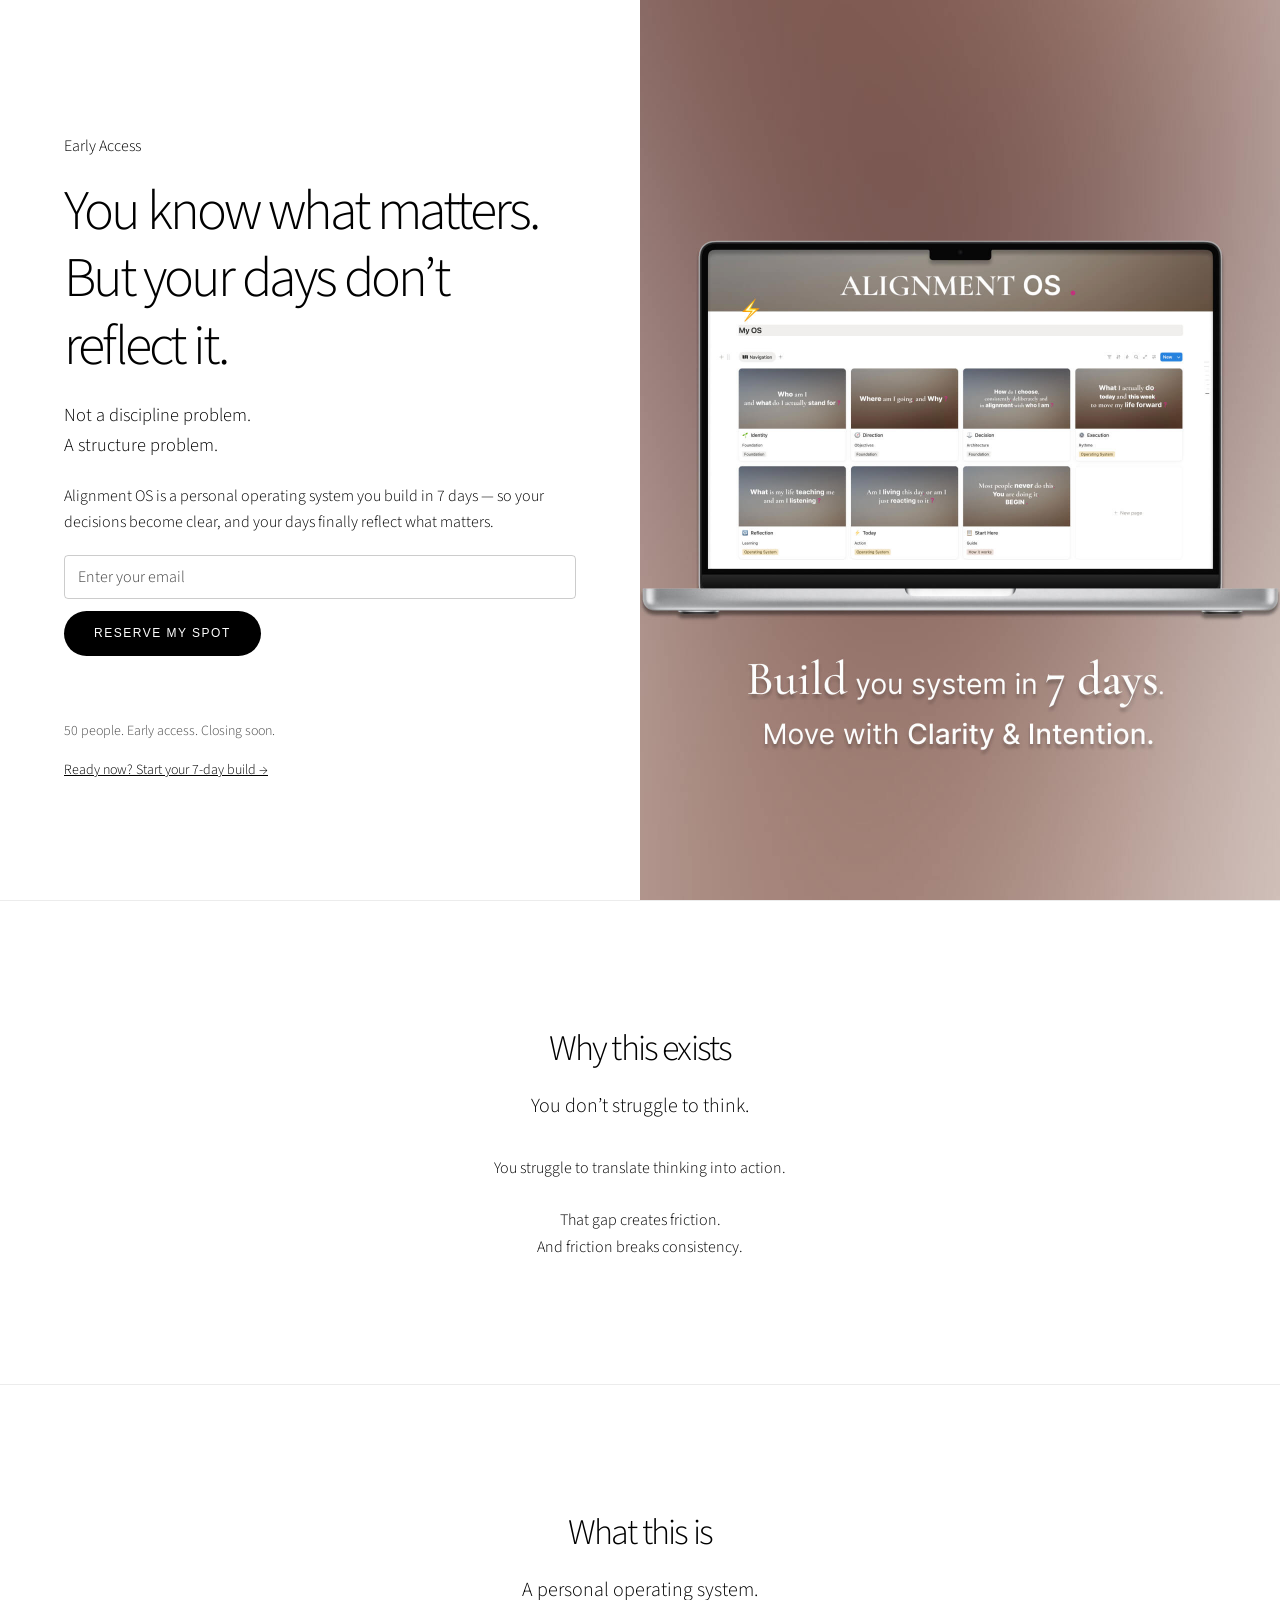
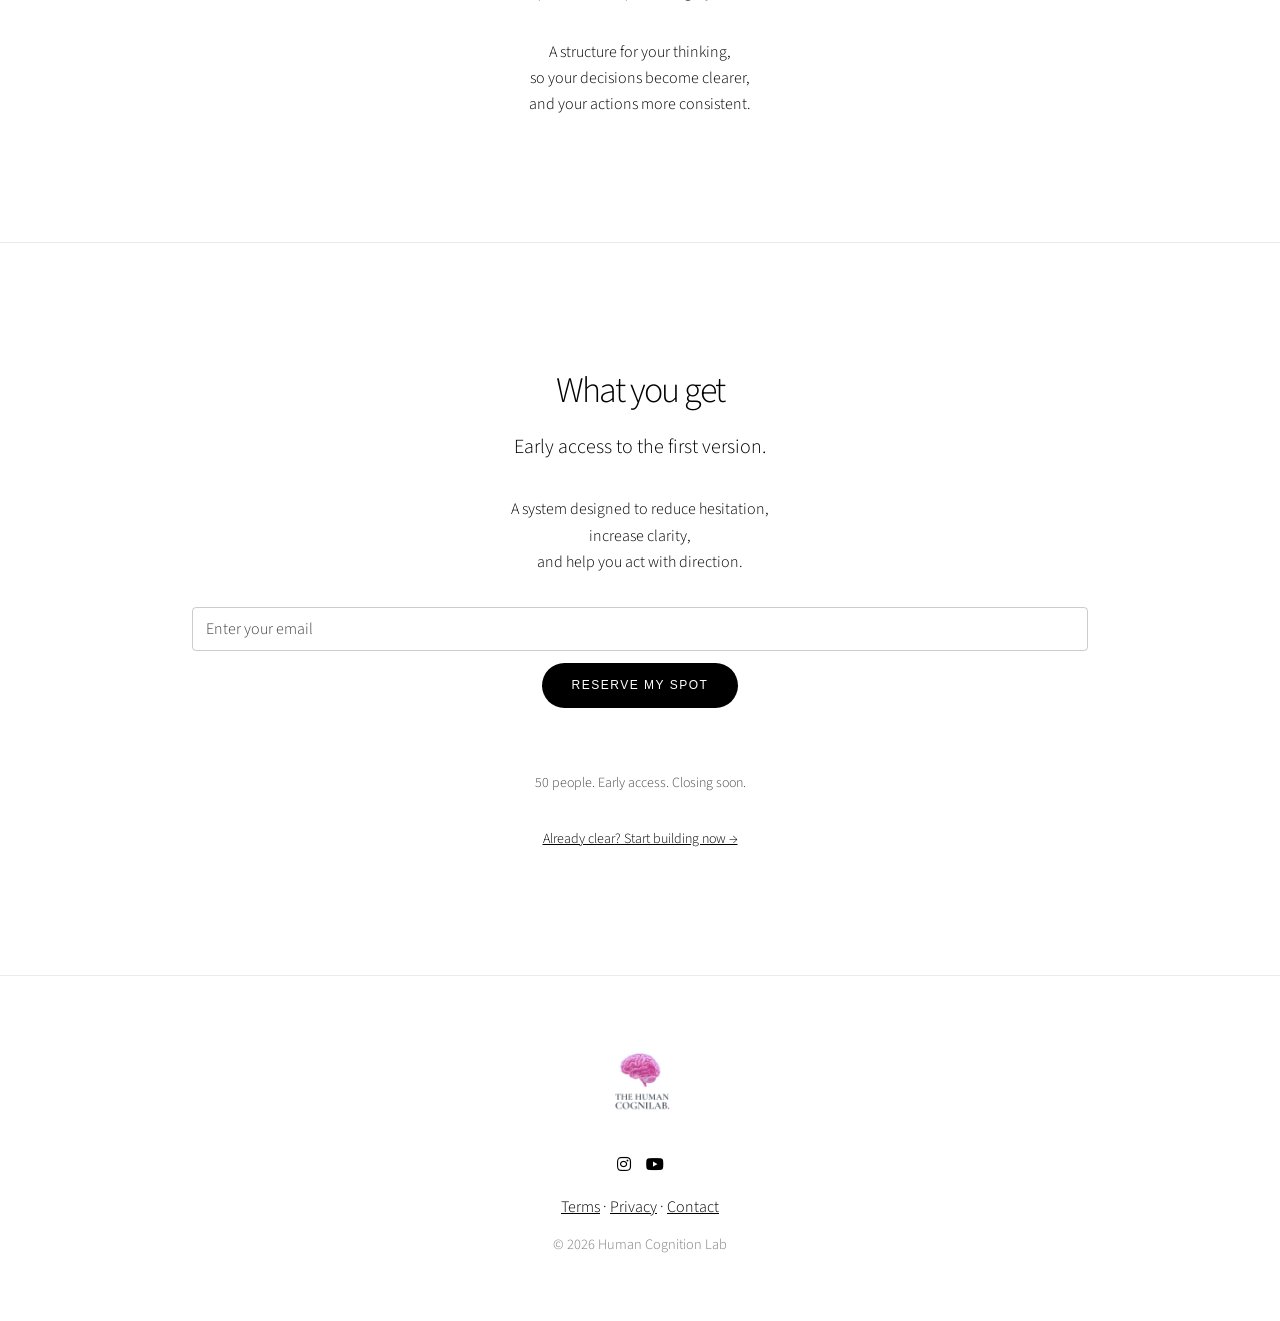
<file: index.html>
<!DOCTYPE HTML>
<html>
<head>
<title>Early Access - Alignment OS</title>
<meta charset="utf-8" />
<meta name="viewport" content="width=device-width, initial-scale=1, user-scalable=no" />
<link rel="stylesheet" href="assets/css/main.css" />

<style>
.content p { margin-bottom: 1.2em; }

.hero-big { margin-bottom: 20px; }

.hero-sub {
  margin-bottom: 20px;
  font-size: 1.15em;
}

.hero-spacing { margin-bottom: 25px; }

.form-spacing input { margin-bottom: 12px; }

.cta-note {
  font-size: 14px;
  opacity: 0.7;
  margin-top: 12px;
}

.cta-link {
  font-size: 14px;
  margin-top: 10px;
}

.section-spacing {
  padding-top: 60px;
  padding-bottom: 60px;
}

/* IMAGE FIX */
.banner .image img {
  object-fit: cover;
  object-position: center;
  width: 100%;
  height: 100%;
}
</style>

</head>

<body class="is-preload">

<div id="wrapper" class="divided">

<!-- HERO -->
<section class="banner style1 orient-left content-align-left image-position-center fullscreen">

<div class="content">

<p>Early Access</p>

<h1 class="hero-big">
You know what matters.<br>
But your days don’t reflect it.
</h1>

<p class="hero-sub">
Not a discipline problem.<br>
A structure problem.
</p>

<p class="hero-spacing">
Alignment OS is a personal operating system you build in 7 days — so your decisions become clear, and your days finally reflect what matters.
</p>

<ul class="actions stacked">
<li>
<form action="https://formspree.io/f/xkoqaddy" method="POST" class="form-spacing">

<input type="email" name="email" placeholder="Enter your email" required>

<input type="hidden" name="_redirect" value="https://thehumancognilab.com/offer">
<input type="hidden" name="_next" value="https://thehumancognilab.com/offer">
<input type="hidden" name="_captcha" value="false">

<div>
  <button type="submit" class="primary">
    Reserve my spot
  </button>
</div>

</form>
</li>
</ul>

<p class="cta-note">
50 people. Early access. Closing soon.
</p>

<p class="cta-link">
<a href="https://thehumancognilab.com/offer">
Ready now? Start your 7-day build →
</a>
</p>

</div>

<div class="image">
<img src="images/bannert.jpg" alt="Alignment OS Preview" />
</div>

</section>

<!-- SECTION 2 -->
<section class="wrapper style1 align-center section-spacing">
<div class="inner">

<h2>Why this exists</h2>

<p class="major">
You don’t struggle to think.
</p>

<p>
You struggle to translate thinking into action.<br><br>
That gap creates friction.<br>
And friction breaks consistency.
</p>

</div>
</section>

<!-- SECTION 3 -->
<section class="wrapper style1 align-center section-spacing">
<div class="inner">

<h2>What this is</h2>

<p class="major">
A personal operating system.
</p>

<p>
A structure for your thinking,<br>
so your decisions become clearer,<br>
and your actions more consistent.
</p>

</div>
</section>

<!-- SECTION 4 -->
<section class="wrapper style1 align-center section-spacing">
<div class="inner">

<h2>What you get</h2>

<p class="major">
Early access to the first version.
</p>

<p>
A system designed to reduce hesitation,<br>
increase clarity,<br>
and help you act with direction.
</p>

<ul class="actions stacked" style="margin-top: 25px;">
<li>
<form action="https://formspree.io/f/xkoqaddy" method="POST">

<input type="email" name="email" placeholder="Enter your email" required>

<input type="hidden" name="_redirect" value="https://thehumancognilab.com/offer">
<input type="hidden" name="_next" value="https://thehumancognilab.com/offer">
<input type="hidden" name="_captcha" value="false">

<div style="margin-top: 12px;">
  <button type="submit" class="primary">
    Reserve my spot
  </button>
</div>

</form>
</li>
</ul>

<p class="cta-note">
50 people. Early access. Closing soon.
</p>

<p class="cta-link">
<a href="https://thehumancognilab.com/offer">
Already clear? Start building now →
</a>
</p>

</div>
</section>

  <!-- FOOTER -->
<footer class="wrapper style1 align-center">
<div class="inner">

<div style="margin-bottom: 16px;">
<img src="images/logo.png" alt="Human Cognition Lab" style="height:88px; opacity:0.8;">
</div>

<ul class="icons" style="margin-bottom: 16px;">
<li><a href="https://www.instagram.com/thehumancognilab?utm_source=qr" class="icon brands fa-instagram"></a></li>
<li><a href="https://www.youtube.com/@thehumancognilab" class="icon brands fa-youtube"></a></li>
</ul>

<p style="margin-bottom: 12px;">
<a href="/terms">Terms</a> ·
<a href="/privacy">Privacy</a> ·
<a href="/contact">Contact</a>
</p>

<p style="opacity:0.5; font-size: 0.9em;">
© 2026 Human Cognition Lab
</p>

</div>
</footer>


</div>

</body>
</html>
</file>
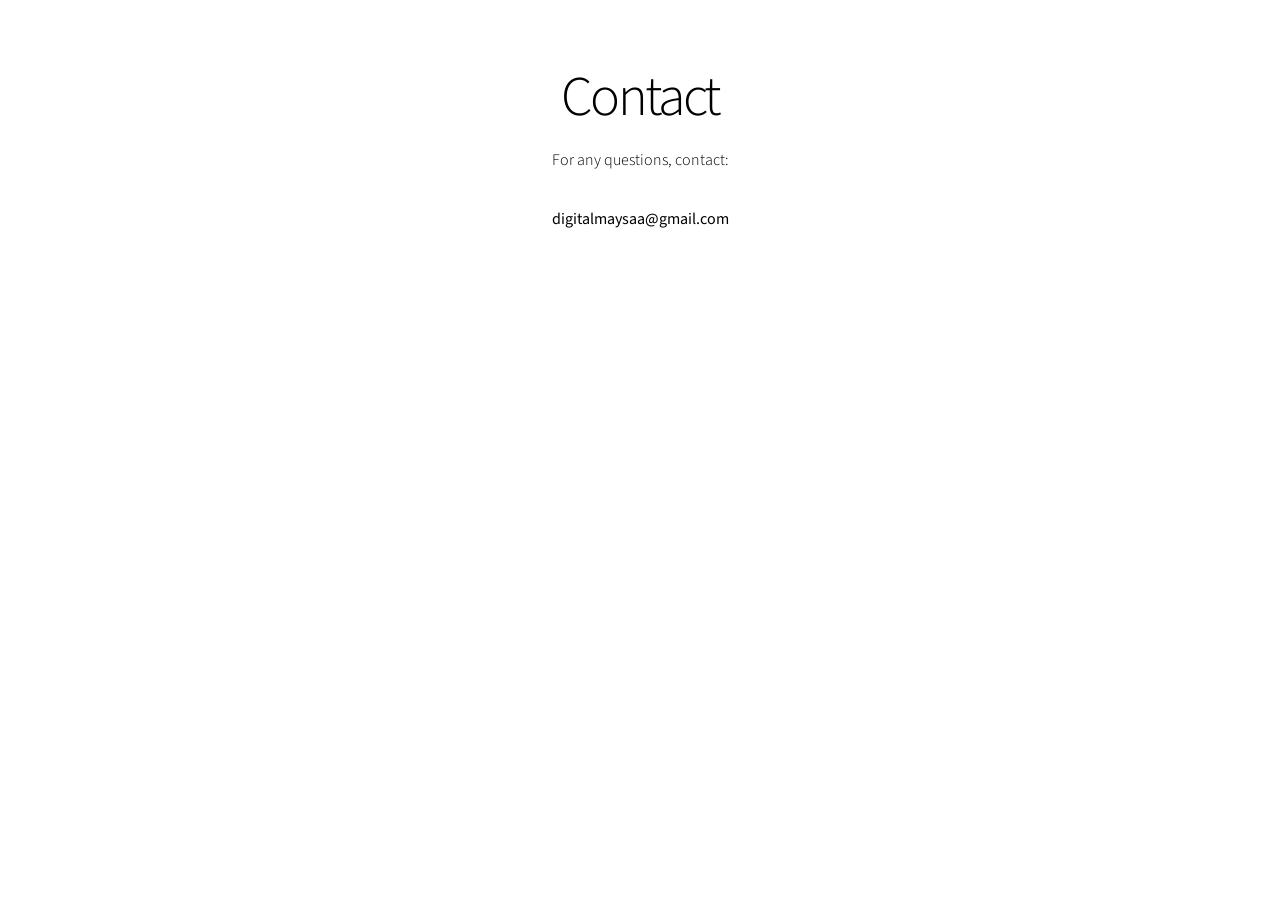
<file: contact.html>
<!DOCTYPE html>
<html>
<head>
<title>Contact</title>
<link rel="stylesheet" href="assets/css/main.css">
</head>

<body>

<section class="wrapper style1 align-center">
<div class="inner">

<h1>Contact</h1>

<p>
For any questions, contact:
</p>

<p><strong>digitalmaysaa@gmail.com</strong></p>

</div>
</section>

</body>
</html>
</file>
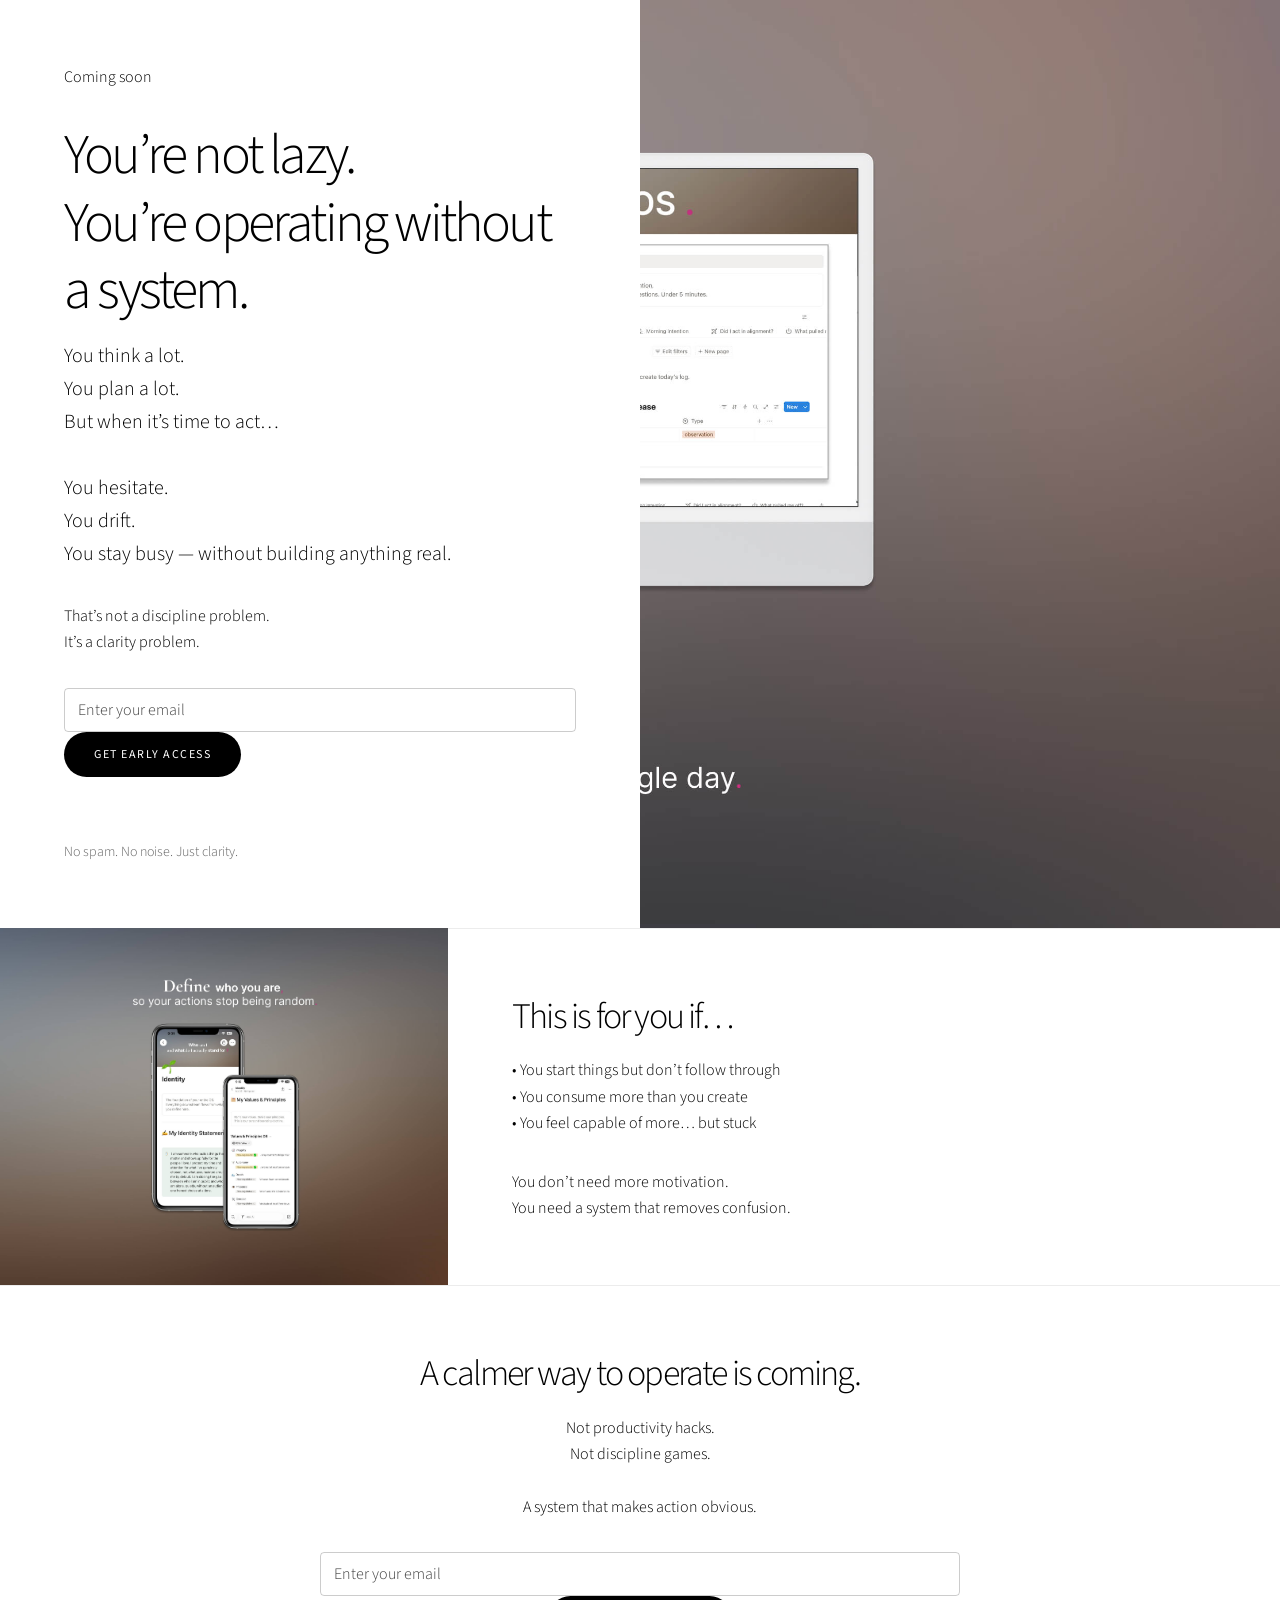
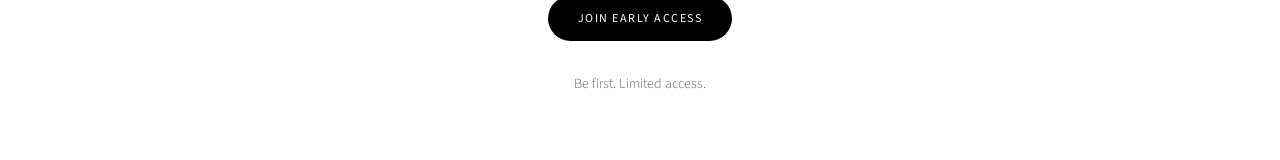
<file: index copy.html>
<!DOCTYPE HTML>
<html>
<head>
<title>Alignment OS</title>
<meta charset="utf-8" />
<meta name="viewport" content="width=device-width, initial-scale=1, user-scalable=no" />
<link rel="stylesheet" href="assets/css/main.css" />
</head>

<body class="is-preload">

<div id="wrapper" class="divided">

<!-- HERO -->
<section class="banner style1 orient-left content-align-left image-position-right fullscreen">

<div class="content">

<p>Coming soon</p>

<h1>
You’re not lazy.<br>
You’re operating without a system.
</h1>

<p class="major">
You think a lot.<br>
You plan a lot.<br>
But when it’s time to act…<br><br>

You hesitate.<br>
You drift.<br>
You stay busy — without building anything real.
</p>

<p>
That’s not a discipline problem.<br>
It’s a clarity problem.
</p>

<ul class="actions stacked">
<li>
<form action="YOUR_FORMSPREE_URL" method="POST">

<input type="email" name="email" placeholder="Enter your email" required />

<input type="hidden" name="_redirect" value="https://yourdomain.com">

<input type="submit" value="Get early access" class="button primary big wide" />

</form>
</li>
</ul>

<p style="font-size: 14px; opacity: 0.6;">
No spam. No noise. Just clarity.
</p>

</div>

<div class="image">
<img src="images/banner.jpg" alt="" />
</div>

</section>

<!-- REINFORCEMENT -->
<section class="spotlight style1 orient-right content-align-left image-position-center">

<div class="content">

<h2>This is for you if…</h2>

<p>
• You start things but don’t follow through<br>
• You consume more than you create<br>
• You feel capable of more… but stuck<br>
</p>

<p>
You don’t need more motivation.<br>
You need a system that removes confusion.
</p>

</div>

<div class="image">
<img src="images/spotlight01.jpg" alt="" />
</div>

</section>

<!-- FINAL CTA -->
<section class="wrapper style1 align-center">

<div class="inner medium">

<h2>A calmer way to operate is coming.</h2>

<p>
Not productivity hacks.<br>
Not discipline games.<br><br>

A system that makes action obvious.
</p>

<form action="Yhttps://formspree.io/f/xkoqaddy" method="POST">

<input type="email" name="email" placeholder="Enter your email" required />

<input type="hidden" name="_redirect" value="https://yourdomain.com">

<ul class="actions special">
<li><input type="submit" value="Join early access" class="primary" /></li>
</ul>

</form>

<p style="font-size: 14px; opacity: 0.6;">
Be first. Limited access.
</p>

</div>

</section>

</div>

<script src="assets/js/jquery.min.js"></script>
<script src="assets/js/jquery.scrollex.min.js"></script>
<script src="assets/js/jquery.scrolly.min.js"></script>
<script src="assets/js/browser.min.js"></script>
<script src="assets/js/breakpoints.min.js"></script>
<script src="assets/js/util.js"></script>
<script src="assets/js/main.js"></script>

</body>
</html>
</file>
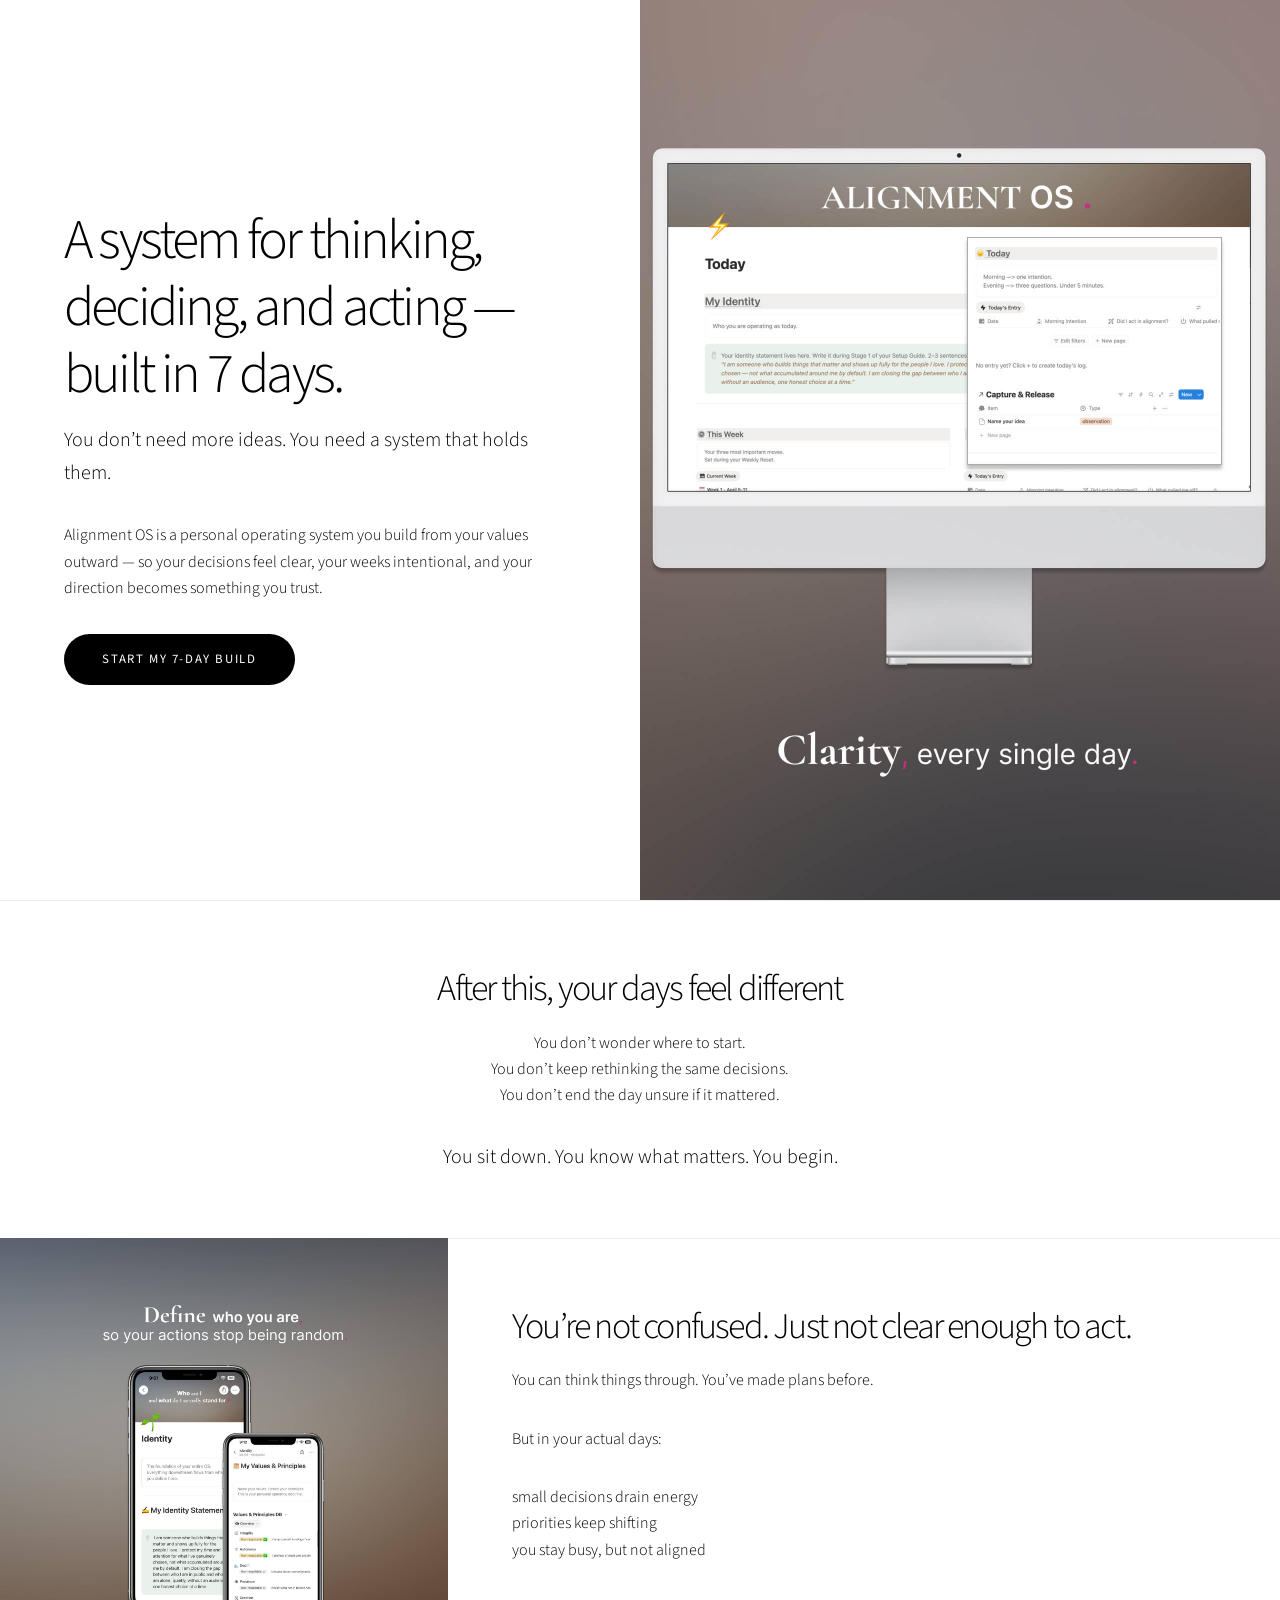
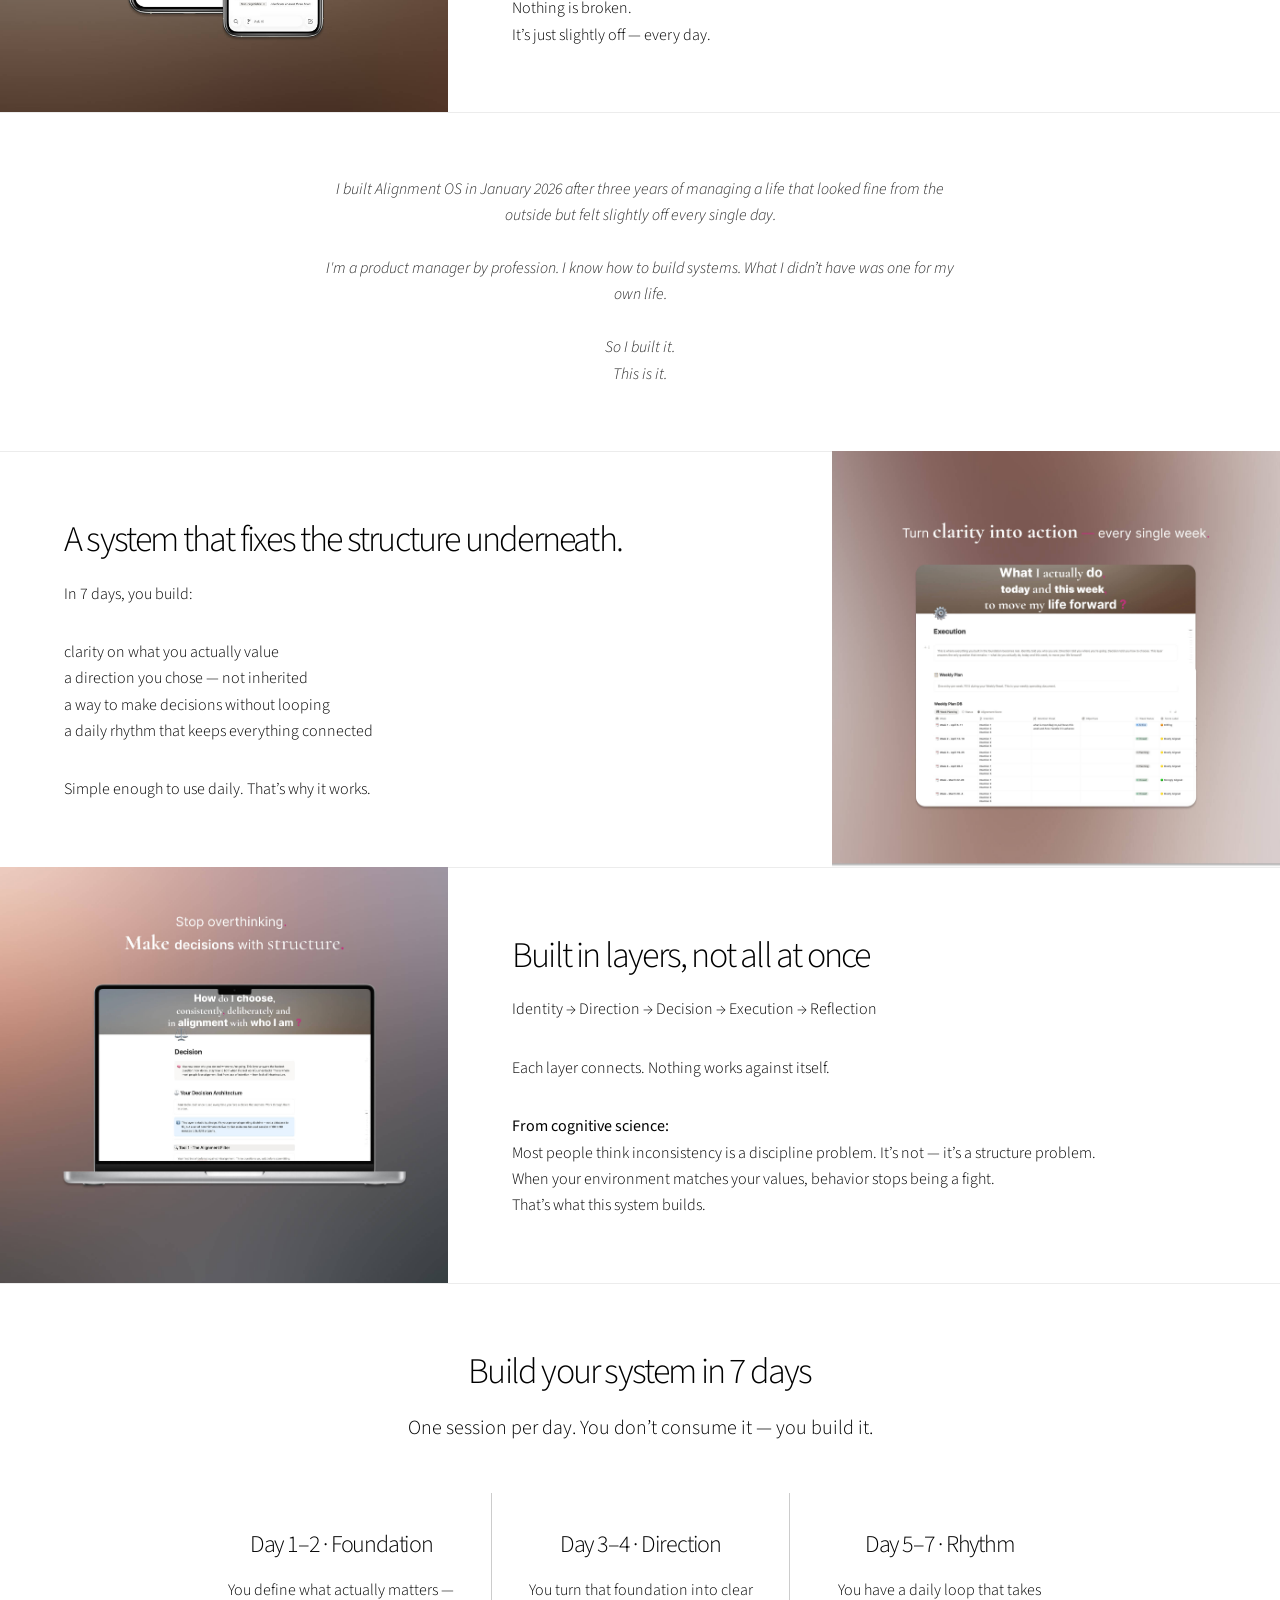
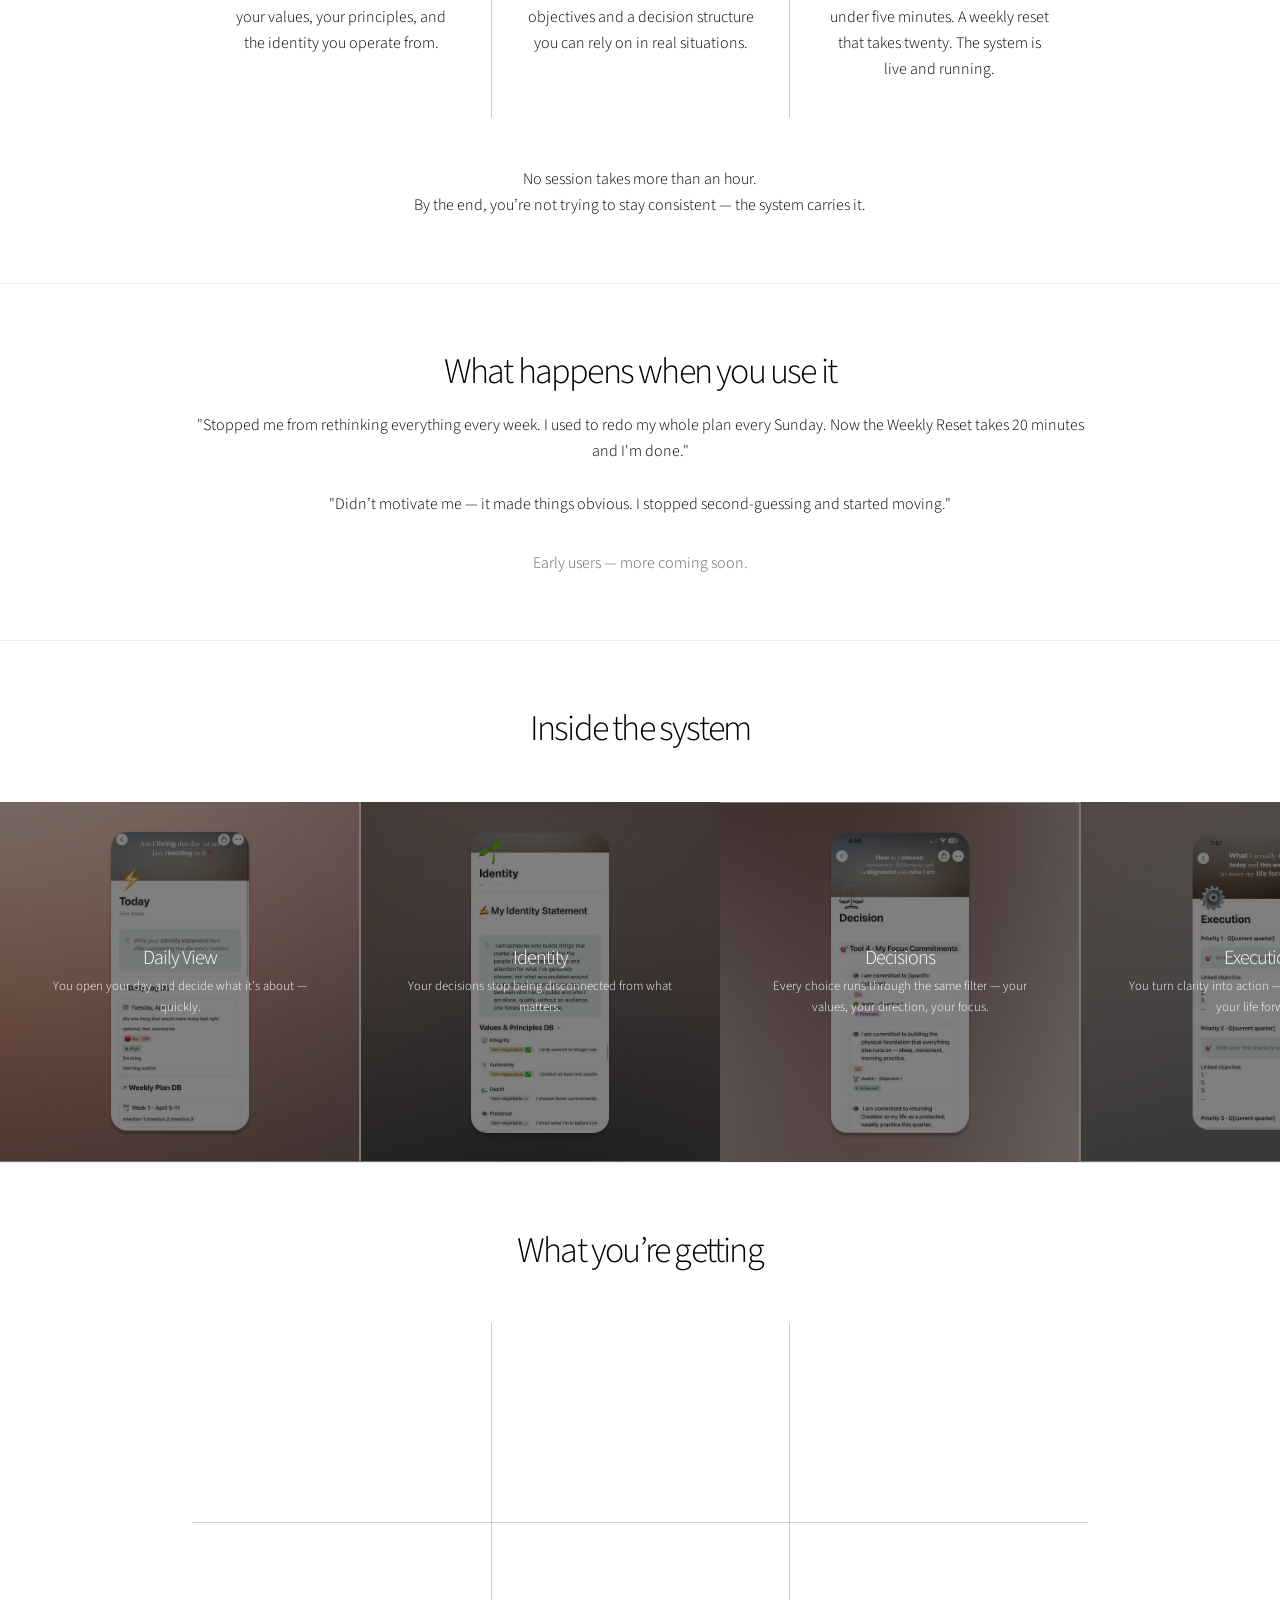
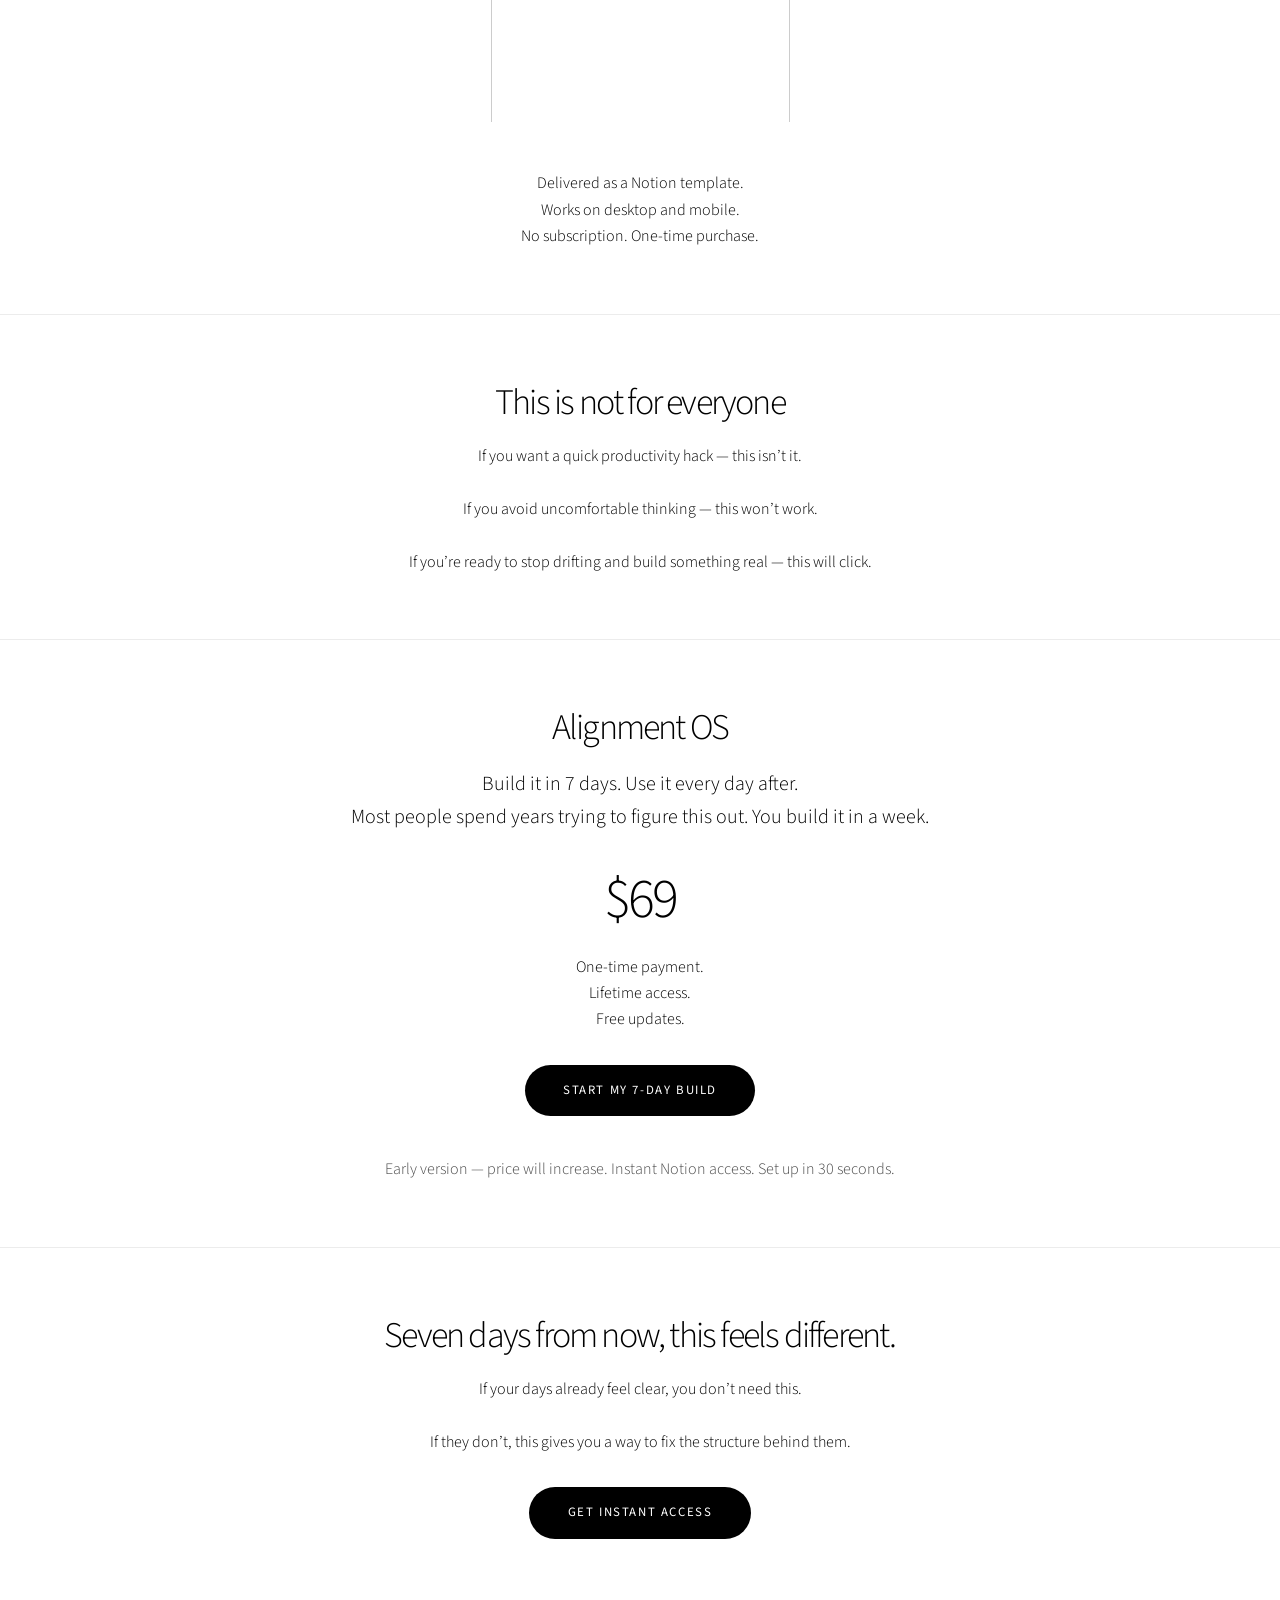
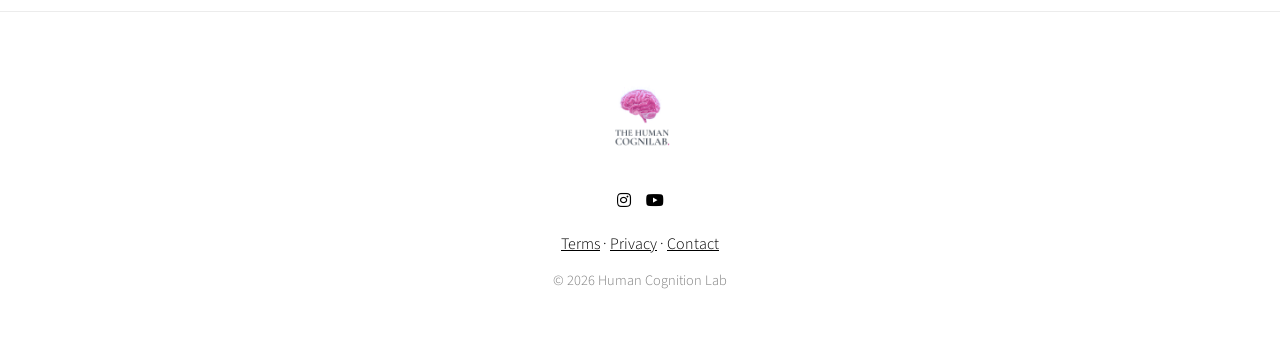
<file: offer.html>
<!DOCTYPE HTML>
<html>
<head>
  <title>Alignment OS</title>
  <meta charset="utf-8" />
  <meta name="viewport" content="width=device-width, initial-scale=1, user-scalable=no" />

  <link rel="stylesheet" href="assets/css/main.css" />
  <noscript>
    <link rel="stylesheet" href="assets/css/noscript.css" />
  </noscript>
</head>

<body class="is-preload">

<div id="wrapper" class="divided">

<!-- HERO -->
<section class="banner style1 orient-left content-align-left image-position-center fullscreen">
<div class="content">

<h1>A system for thinking, deciding, and acting — built in 7 days.</h1>

<p class="major">
You don’t need more ideas. You need a system that holds them.
</p>
  
<p>
Alignment OS is a personal operating system you build from your values outward — so your decisions feel clear, your weeks intentional, and your direction becomes something you trust.
</p>

<ul class="actions stacked">
<li><a href="#" class="button primary large">Start my 7-day build</a></li>
</ul>

</div>

<div class="image">
<img src="images/banner.jpg" alt="Alignment OS Dashboard" />
</div>
</section>

<!-- IMMEDIATE IMPACT -->
<section class="wrapper style1 align-center">
<div class="inner">

<h2>After this, your days feel different</h2>

<p>
You don’t wonder where to start.<br>
You don’t keep rethinking the same decisions.<br>
You don’t end the day unsure if it mattered.
</p>

<p class="major">
You sit down. You know what matters. You begin.
</p>

</div>
</section>

<!-- PROBLEM -->
<section class="spotlight style1 orient-right content-align-left image-position-center">
<div class="content">

<h2>You’re not confused. Just not clear enough to act.</h2>

<p>
You can think things through. You’ve made plans before.
</p>

<p>
But in your actual days:
</p>

<p>
small decisions drain energy<br>
priorities keep shifting<br>
you stay busy, but not aligned
</p>

<p>
Nothing is broken.<br>
It’s just slightly off — every day.
</p>

</div>

<div class="image">
<img src="images/spotlight01.jpg" alt="" />
</div>
</section>

<!-- FOUNDER STORY -->
<section class="wrapper style1 align-center">
<div class="inner medium">

<p style="font-style: italic; opacity:0.85;">
I built Alignment OS in January 2026 after three years of managing a life that looked fine from the outside but felt slightly off every single day.<br><br>
I'm a product manager by profession. I know how to build systems. What I didn’t have was one for my own life.<br><br>
So I built it.<br>
This is it.
</p>

</div>
</section>

<!-- SOLUTION -->
<section class="spotlight style1 orient-left content-align-left image-position-center">
<div class="content">

<h2>A system that fixes the structure underneath.</h2>

<p>
In 7 days, you build:
</p>

<p>
clarity on what you actually value<br>
a direction you chose — not inherited<br>
a way to make decisions without looping<br>
a daily rhythm that keeps everything connected
</p>

<p>
Simple enough to use daily. That’s why it works.
</p>

</div>

<div class="image">
<img src="images/spotlight02.jpg" alt="" />
</div>
</section>

<!-- HOW IT WORKS -->
<section class="spotlight style1 orient-right content-align-left image-position-center">
<div class="content">

<h2>Built in layers, not all at once</h2>

<p>
Identity → Direction → Decision → Execution → Reflection
</p>

<p>
Each layer connects. Nothing works against itself.
</p>

<p>
<strong>From cognitive science:</strong><br>
Most people think inconsistency is a discipline problem. It’s not — it’s a structure problem.<br>
When your environment matches your values, behavior stops being a fight.<br>
That’s what this system builds.
</p>

</div>

<div class="image">
<img src="images/spotlight03.jpg" alt="" />
</div>
</section>

<!-- 7 DAYS -->
<section class="wrapper style1 align-center">
<div class="inner">

<h2>Build your system in 7 days</h2>

<p class="major">
One session per day. You don’t consume it — you build it.
</p>

<div class="items style1 medium">

<section>
<h3>Day 1–2 · Foundation</h3>
<p>
You define what actually matters — your values, your principles, and the identity you operate from.
</p>
</section>

<section>
<h3>Day 3–4 · Direction</h3>
<p>
You turn that foundation into clear objectives and a decision structure you can rely on in real situations.
</p>
</section>

<section>
<h3>Day 5–7 · Rhythm</h3>
<p>
You have a daily loop that takes under five minutes. A weekly reset that takes twenty. The system is live and running.
</p>
</section>

</div>

<p style="margin-top:20px;">
No session takes more than an hour.<br>
By the end, you’re not trying to stay consistent — the system carries it.
</p>

</div>
</section>

<!-- SOCIAL PROOF -->
<section class="wrapper style1 align-center">
<div class="inner">

<h2>What happens when you use it</h2>

<p>
"Stopped me from rethinking everything every week. I used to redo my whole plan every Sunday. Now the Weekly Reset takes 20 minutes and I'm done."<br><br>
"Didn’t motivate me — it made things obvious. I stopped second-guessing and started moving."
</p>

<p style="opacity:0.6;">
Early users — more coming soon.
</p>

</div>
</section>

<!-- GALLERY -->
<section class="wrapper style1 align-center">
<div class="inner">

<h2>Inside the system</h2>

</div>

<div class="gallery style2 medium onscroll-fade-in">

<article class="custom-card">
<div class="image"><img src="images/pic01.jpg" alt=""></div>
<div class="caption always-visible">
<h3>Daily View</h3>
<p>You open your day and decide what it’s about — quickly.</p>
</div>
</article>

<article class="custom-card">
<div class="image"><img src="images/pic02.jpg" alt=""></div>
<div class="caption always-visible">
<h3>Identity</h3>
<p>Your decisions stop being disconnected from what matters.</p>
</div>
</article>

<article class="custom-card">
<div class="image"><img src="images/pic03.jpg" alt=""></div>
<div class="caption always-visible">
<h3>Decisions</h3>
<p>Every choice runs through the same filter — your values, your direction, your focus.</p>
</div>
</article>

<article class="custom-card">
<div class="image"><img src="images/pic04.jpg" alt=""></div>
<div class="caption always-visible">
<h3>Execution</h3>
<p>You turn clarity into action — what actually moves your life forward.</p>
</div>
</article>

<article class="custom-card">
<div class="image"><img src="images/pic05.jpg" alt=""></div>
<div class="caption always-visible">
<h3>Weekly Reset</h3>
<p>You step back, realign, and adjust — so you don’t drift again.</p>
</div>
</article>

</div>
</section>

<!-- FEATURES -->
<section class="wrapper style1 align-center">
<div class="inner">

<h2>What you’re getting</h2>

<div class="items style1 medium onscroll-fade-in">

<section>
<span class="icon solid fa-compass"></span>
<h3>Real foundation</h3>
<p>A system built from your actual values — not borrowed goals</p>
</section>

<section>
<span class="icon solid fa-map"></span>
<h3>Clear direction</h3>
<p>A direction across every area of your life</p>
</section>

<section>
<span class="icon solid fa-filter"></span>
<h3>Decision framework</h3>
<p>A structure that filters every choice you make</p>
</section>

<section>
<span class="icon solid fa-sync-alt"></span>
<h3>Weekly reset</h3>
<p>A simple reset that brings you back on track in minutes</p>
</section>

<section>
<span class="icon solid fa-bolt"></span>
<h3>Daily execution</h3>
<p>A lightweight daily loop that keeps everything moving</p>
</section>

<section>
<span class="icon solid fa-brain"></span>
<h3>Guided thinking</h3>
<p>Prompts that help you think — not just track</p>
</section>

</div>

<p style="margin-top:30px;">
Delivered as a Notion template.<br>
Works on desktop and mobile.<br>
No subscription. One-time purchase.
</p>

</div>
</section>

<!-- NOT FOR -->
<section class="wrapper style1 align-center">
<div class="inner medium">

<h2>This is not for everyone</h2>

<p>
If you want a quick productivity hack — this isn’t it.<br><br>
If you avoid uncomfortable thinking — this won’t work.<br><br>
If you’re ready to stop drifting and build something real — this will click.
</p>

</div>
</section>

<!-- PRICING -->
<section class="wrapper style1 align-center">
<div class="inner medium">

<h2>Alignment OS</h2>

<p class="major">
Build it in 7 days. Use it every day after.<br>
Most people spend years trying to figure this out. You build it in a week.
</p>

<h1 style="margin: 20px 0;">$69</h1>

<p>
One-time payment.<br>
Lifetime access.<br>
Free updates.
</p>

<ul class="actions stacked">
<li><a href="#" class="button primary large">Start my 7-day build</a></li>
</ul>

<p style="margin-top:20px; opacity:0.7;">
Early version — price will increase. Instant Notion access. Set up in 30 seconds.
</p>
  
</div>
</section>

<!-- FINAL CTA -->
<section class="wrapper style1 align-center">
<div class="inner medium">

<h2>Seven days from now, this feels different.</h2>

<p>
If your days already feel clear, you don’t need this.<br><br>
If they don’t, this gives you a way to fix the structure behind them.
</p>

<ul class="actions stacked">
<li><a href="#" class="button primary large">Get instant access</a></li>
</ul>

</div>
</section>

<!-- FOOTER -->
<footer class="wrapper style1 align-center">
<div class="inner">

<div style="margin-bottom: 16px;">
<img src="images/logo.png" alt="Human Cognition Lab" style="height:88px; opacity:0.8;">
</div>

<ul class="icons" style="margin-bottom: 16px;">
<li><a href="https://www.instagram.com/thehumancognilab?utm_source=qr" class="icon brands fa-instagram"></a></li>
<li><a href="https://www.youtube.com/@thehumancognilab" class="icon brands fa-youtube"></a></li>
</ul>

<p style="margin-bottom: 12px;">
<a href="/terms">Terms</a> ·
<a href="/privacy">Privacy</a> ·
<a href="/contact">Contact</a>
</p>

<p style="opacity:0.5; font-size: 0.9em;">
© 2026 Human Cognition Lab
</p>

</div>
</footer>

</div>

<script src="assets/js/jquery.min.js"></script>
<script src="assets/js/jquery.scrollex.min.js"></script>
<script src="assets/js/jquery.scrolly.min.js"></script>
<script src="assets/js/browser.min.js"></script>
<script src="assets/js/breakpoints.min.js"></script>
<script src="assets/js/util.js"></script>
<script src="assets/js/main.js"></script>

</body>
</html>
</file>
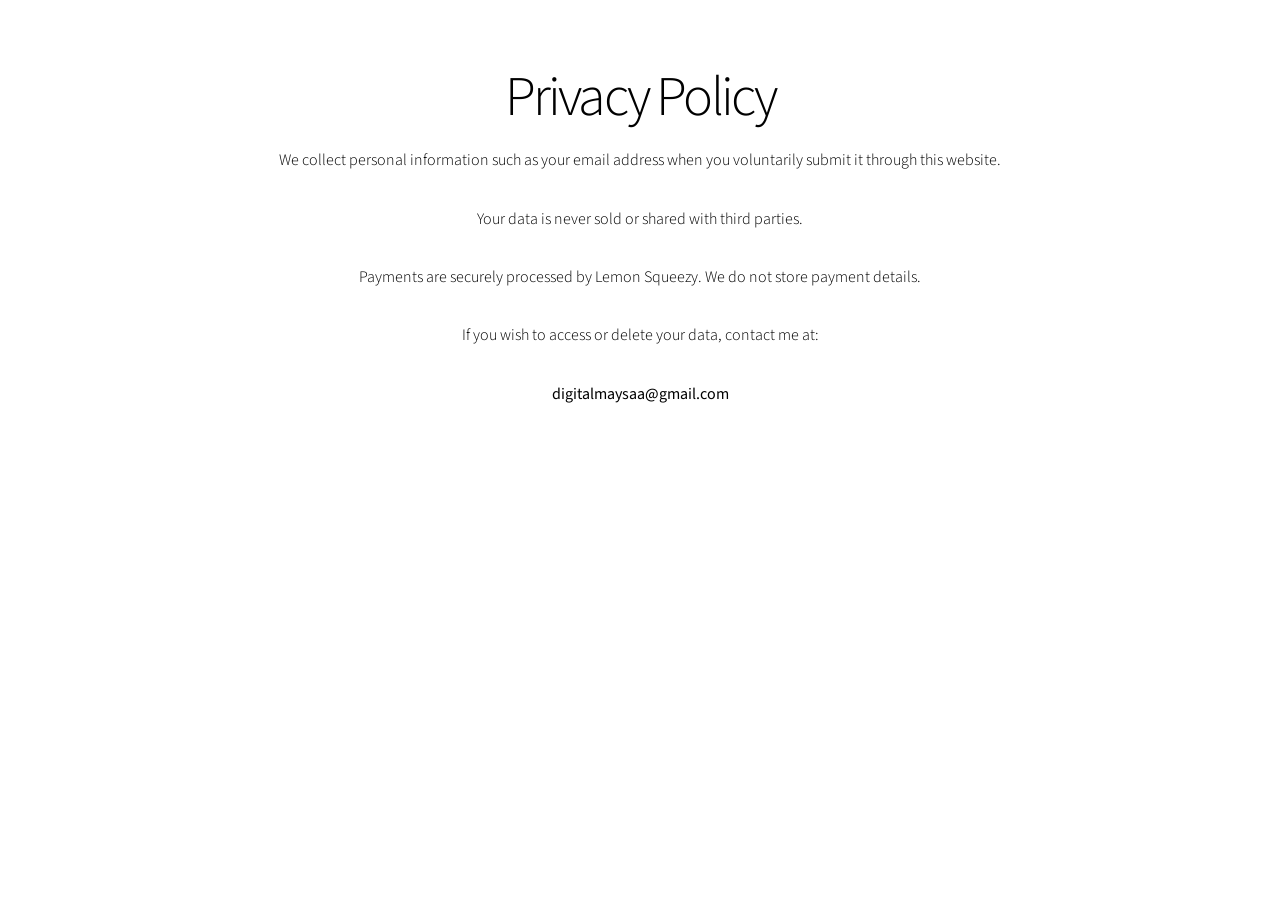
<file: privacy.html>
<!DOCTYPE html>
<html>
<head>
<title>Privacy Policy</title>
<link rel="stylesheet" href="assets/css/main.css">
</head>

<body>

<section class="wrapper style1 align-center">
<div class="inner">

<h1>Privacy Policy</h1>

<p>
We collect personal information such as your email address
when you voluntarily submit it through this website.
</p>

<p>
Your data is never sold or shared with third parties.
</p>

<p>
Payments are securely processed by Lemon Squeezy.
We do not store payment details.
</p>

<p>
If you wish to access or delete your data,
contact me at:
</p>

<p><strong>digitalmaysaa@gmail.com</strong></p>

</div>
</section>

</body>
</html>
</file>
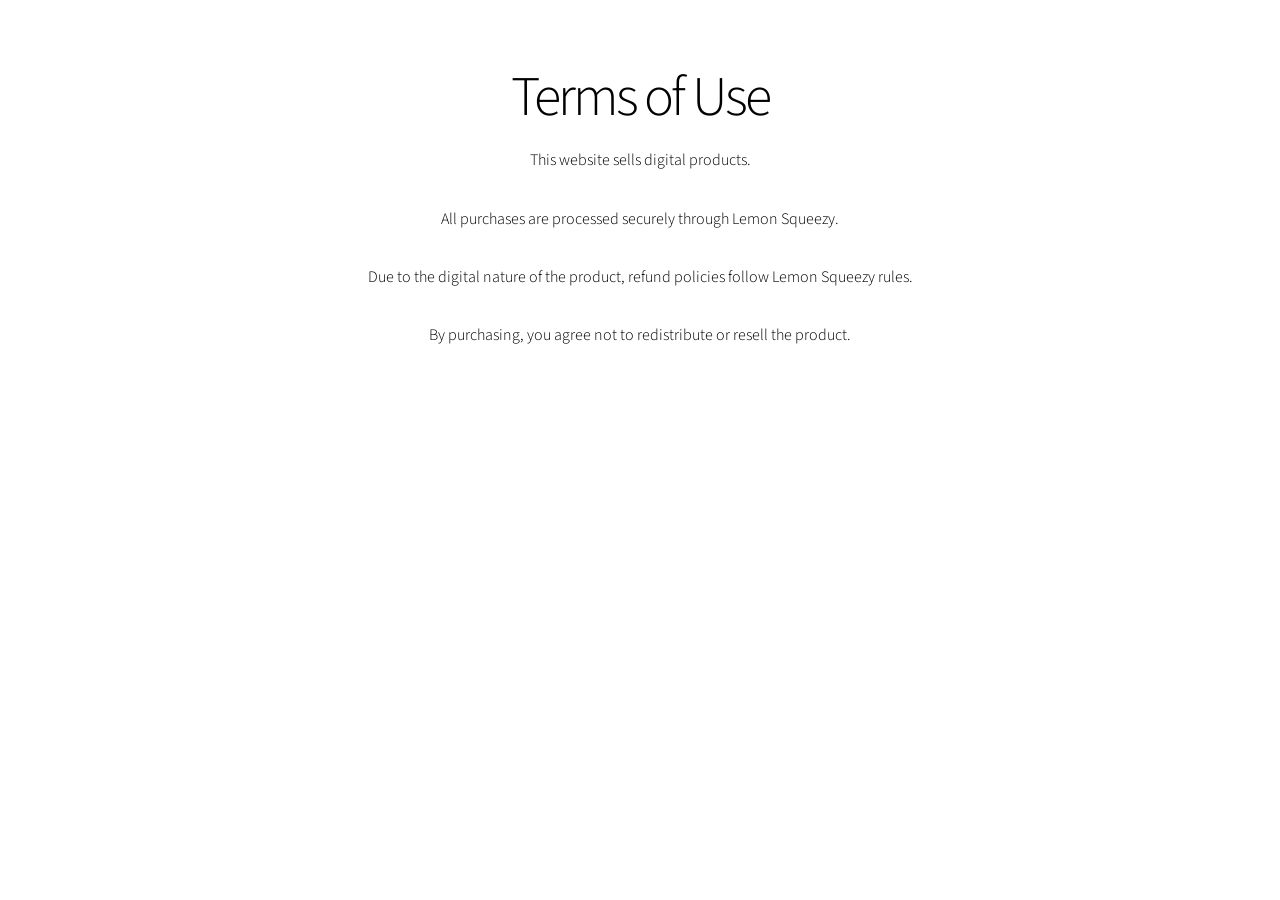
<file: terms.html>
<!DOCTYPE html>
<html>
<head>
<title>Terms of Use</title>
<link rel="stylesheet" href="assets/css/main.css">
</head>

<body>

<section class="wrapper style1 align-center">
<div class="inner">

<h1>Terms of Use</h1>

<p>
This website sells digital products.
</p>

<p>
All purchases are processed securely
through Lemon Squeezy.
</p>

<p>
Due to the digital nature of the product,
refund policies follow Lemon Squeezy rules.
</p>

<p>
By purchasing, you agree not to redistribute
or resell the product.
</p>

</div>
</section>

</body>
</html>
</file>
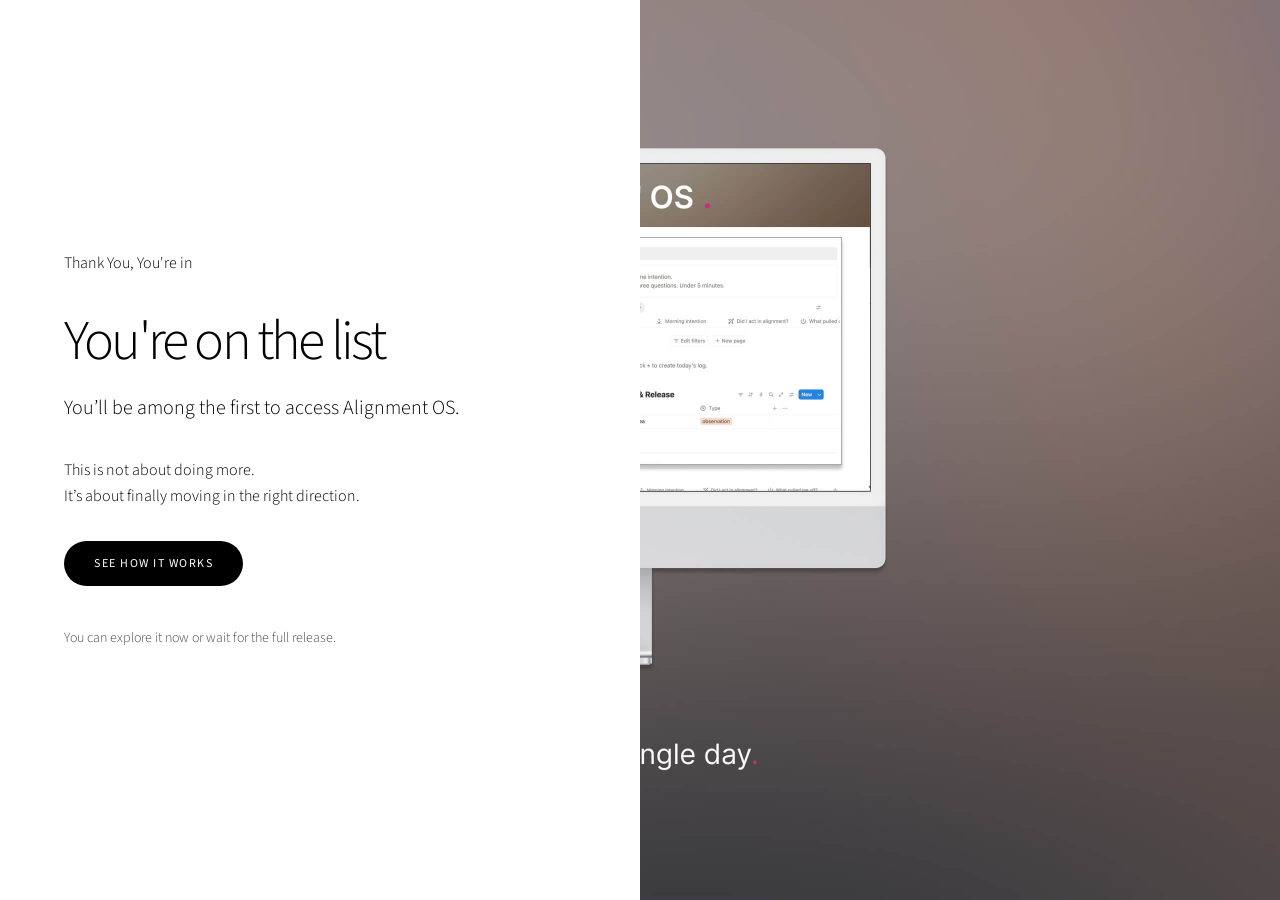
<file: thank-you.html>
<!DOCTYPE HTML>
<html>
<head>
<title>You're in</title>
<meta charset="utf-8" />
<meta name="viewport" content="width=device-width, initial-scale=1" />
<link rel="stylesheet" href="assets/css/main.css" />
</head>

<body class="is-preload">

<div id="wrapper" class="divided">

<section class="banner style1 orient-left content-align-left image-position-right fullscreen">

<div class="content">

<p>Thank You, You're in</p>

<h1>You're on the list</h1>

<p class="major">
You’ll be among the first to access Alignment OS.
</p>

<p>
This is not about doing more.<br>
It’s about finally moving in the right direction.
</p>

<ul class="actions stacked">
<li>
<a href="https://thehumancognilab.com/offer" class="button primary big">
See how it works
</a>
</li>
</ul>

<p style="font-size: 14px; opacity: 0.7; margin-top: 15px;">
You can explore it now or wait for the full release.
</p>

</div>

<div class="image">
<img src="images/banner.jpg" alt="" />
</div>

</section>

</div>

</body>
</html>
</file>
<file: assets/css/noscript.css>
/*
	Story by HTML5 UP
	html5up.net | @ajlkn
	Free for personal and commercial use under the CCA 3.0 license (html5up.net/license)
*/

/* Banner (transitions) */

	.banner.onload-content-fade-up .content {
		-moz-transition: none;
		-webkit-transition: none;
		-ms-transition: none;
		transition: none;
	}

	body.is-preload .banner.onload-content-fade-up .content {
		-moz-transform: none;
		-webkit-transform: none;
		-ms-transform: none;
		transform: none;
		opacity: 1;
	}

	.banner.onload-content-fade-down .content {
		-moz-transition: none;
		-webkit-transition: none;
		-ms-transition: none;
		transition: none;
	}

	body.is-preload .banner.onload-content-fade-down .content {
		-moz-transform: none;
		-webkit-transform: none;
		-ms-transform: none;
		transform: none;
		opacity: 1;
	}

	.banner.onload-content-fade-left .content {
		-moz-transition: none;
		-webkit-transition: none;
		-ms-transition: none;
		transition: none;
	}

	body.is-preload .banner.onload-content-fade-left .content {
		-moz-transform: none;
		-webkit-transform: none;
		-ms-transform: none;
		transform: none;
		opacity: 1;
	}

	.banner.onload-content-fade-right .content {
		-moz-transition: none;
		-webkit-transition: none;
		-ms-transition: none;
		transition: none;
	}

	body.is-preload .banner.onload-content-fade-right .content {
		-moz-transform: none;
		-webkit-transform: none;
		-ms-transform: none;
		transform: none;
		opacity: 1;
	}

	.banner.onload-content-fade-in .content {
		-moz-transition: none;
		-webkit-transition: none;
		-ms-transition: none;
		transition: none;
	}

	body.is-preload .banner.onload-content-fade-in .content {
		-moz-transform: none;
		-webkit-transform: none;
		-ms-transform: none;
		transform: none;
		opacity: 1;
	}

	.banner.onload-image-fade-up .image {
		-moz-transition: none;
		-webkit-transition: none;
		-ms-transition: none;
		transition: none;
	}

		.banner.onload-image-fade-up .image img {
			-moz-transition: none;
			-webkit-transition: none;
			-ms-transition: none;
			transition: none;
		}

	body.is-preload .banner.onload-image-fade-up .image {
		-moz-transform: none;
		-webkit-transform: none;
		-ms-transform: none;
		transform: none;
		opacity: 1;
	}

		body.is-preload .banner.onload-image-fade-up .image img {
			opacity: 1;
		}

	.banner.onload-image-fade-down .image {
		-moz-transition: none;
		-webkit-transition: none;
		-ms-transition: none;
		transition: none;
	}

		.banner.onload-image-fade-down .image img {
			-moz-transition: none;
			-webkit-transition: none;
			-ms-transition: none;
			transition: none;
		}

	body.is-preload .banner.onload-image-fade-down .image {
		-moz-transform: none;
		-webkit-transform: none;
		-ms-transform: none;
		transform: none;
		opacity: 1;
	}

		body.is-preload .banner.onload-image-fade-down .image img {
			opacity: 1;
		}

	.banner.onload-image-fade-left .image {
		-moz-transition: none;
		-webkit-transition: none;
		-ms-transition: none;
		transition: none;
	}

		.banner.onload-image-fade-left .image img {
			-moz-transition: none;
			-webkit-transition: none;
			-ms-transition: none;
			transition: none;
		}

	body.is-preload .banner.onload-image-fade-left .image {
		-moz-transform: none;
		-webkit-transform: none;
		-ms-transform: none;
		transform: none;
		opacity: 1;
	}

		body.is-preload .banner.onload-image-fade-left .image img {
			opacity: 1;
		}

	.banner.onload-image-fade-right .image {
		-moz-transition: none;
		-webkit-transition: none;
		-ms-transition: none;
		transition: none;
	}

		.banner.onload-image-fade-right .image img {
			-moz-transition: none;
			-webkit-transition: none;
			-ms-transition: none;
			transition: none;
		}

	body.is-preload .banner.onload-image-fade-right .image {
		-moz-transform: none;
		-webkit-transform: none;
		-ms-transform: none;
		transform: none;
		opacity: 1;
	}

		body.is-preload .banner.onload-image-fade-right .image img {
			opacity: 1;
		}

	.banner.onload-image-fade-in .image img {
		-moz-transition: none;
		-webkit-transition: none;
		-ms-transition: none;
		transition: none;
	}

	body.is-preload .banner.onload-image-fade-in .image img {
		opacity: 1;
	}

	.banner.onscroll-content-fade-up .content {
		-moz-transition: none;
		-webkit-transition: none;
		-ms-transition: none;
		transition: none;
	}

	.banner.onscroll-content-fade-up.is-inactive .content {
		-moz-transform: none;
		-webkit-transform: none;
		-ms-transform: none;
		transform: none;
		opacity: 1;
	}

	.banner.onscroll-content-fade-down .content {
		-moz-transition: none;
		-webkit-transition: none;
		-ms-transition: none;
		transition: none;
	}

	.banner.onscroll-content-fade-down.is-inactive .content {
		-moz-transform: none;
		-webkit-transform: none;
		-ms-transform: none;
		transform: none;
		opacity: 1;
	}

	.banner.onscroll-content-fade-left .content {
		-moz-transition: none;
		-webkit-transition: none;
		-ms-transition: none;
		transition: none;
	}

	.banner.onscroll-content-fade-left.is-inactive .content {
		-moz-transform: none;
		-webkit-transform: none;
		-ms-transform: none;
		transform: none;
		opacity: 1;
	}

	.banner.onscroll-content-fade-right .content {
		-moz-transition: none;
		-webkit-transition: none;
		-ms-transition: none;
		transition: none;
	}

	.banner.onscroll-content-fade-right.is-inactive .content {
		-moz-transform: none;
		-webkit-transform: none;
		-ms-transform: none;
		transform: none;
		opacity: 1;
	}

	.banner.onscroll-content-fade-in .content {
		-moz-transition: none;
		-webkit-transition: none;
		-ms-transition: none;
		transition: none;
	}

	.banner.onscroll-content-fade-in.is-inactive .content {
		-moz-transform: none;
		-webkit-transform: none;
		-ms-transform: none;
		transform: none;
		opacity: 1;
	}

	.banner.onscroll-image-fade-up .image {
		-moz-transition: none;
		-webkit-transition: none;
		-ms-transition: none;
		transition: none;
	}

		.banner.onscroll-image-fade-up .image img {
			-moz-transition: none;
			-webkit-transition: none;
			-ms-transition: none;
			transition: none;
		}

	.banner.onscroll-image-fade-up.is-inactive .image {
		-moz-transform: none;
		-webkit-transform: none;
		-ms-transform: none;
		transform: none;
		opacity: 1;
	}

		.banner.onscroll-image-fade-up.is-inactive .image img {
			opacity: 1;
		}

	.banner.onscroll-image-fade-down .image {
		-moz-transition: none;
		-webkit-transition: none;
		-ms-transition: none;
		transition: none;
	}

		.banner.onscroll-image-fade-down .image img {
			-moz-transition: none;
			-webkit-transition: none;
			-ms-transition: none;
			transition: none;
		}

	.banner.onscroll-image-fade-down.is-inactive .image {
		-moz-transform: none;
		-webkit-transform: none;
		-ms-transform: none;
		transform: none;
		opacity: 1;
	}

		.banner.onscroll-image-fade-down.is-inactive .image img {
			opacity: 1;
		}

	.banner.onscroll-image-fade-left .image {
		-moz-transition: none;
		-webkit-transition: none;
		-ms-transition: none;
		transition: none;
	}

		.banner.onscroll-image-fade-left .image img {
			-moz-transition: none;
			-webkit-transition: none;
			-ms-transition: none;
			transition: none;
		}

	.banner.onscroll-image-fade-left.is-inactive .image {
		-moz-transform: none;
		-webkit-transform: none;
		-ms-transform: none;
		transform: none;
		opacity: 1;
	}

		.banner.onscroll-image-fade-left.is-inactive .image img {
			opacity: 1;
		}

	.banner.onscroll-image-fade-right .image {
		-moz-transition: none;
		-webkit-transition: none;
		-ms-transition: none;
		transition: none;
	}

		.banner.onscroll-image-fade-right .image img {
			-moz-transition: none;
			-webkit-transition: none;
			-ms-transition: none;
			transition: none;
		}

	.banner.onscroll-image-fade-right.is-inactive .image {
		-moz-transform: none;
		-webkit-transform: none;
		-ms-transform: none;
		transform: none;
		opacity: 1;
	}

		.banner.onscroll-image-fade-right.is-inactive .image img {
			opacity: 1;
		}

	.banner.onscroll-image-fade-in .image img {
		-moz-transition: none;
		-webkit-transition: none;
		-ms-transition: none;
		transition: none;
	}

	.banner.onscroll-image-fade-in.is-inactive .image img {
		opacity: 1;
	}
</file>
<file: assets/css/main.css>
@import url(fontawesome-all.min.css);
@import url("https://fonts.googleapis.com/css?family=Source+Sans+Pro:300,300i,400,400i");

/*
	Story by HTML5 UP
	html5up.net | @ajlkn
	Free for personal and commercial use under the CCA 3.0 license (html5up.net/license)
*/

html, body, div, span, applet, object,
iframe, h1, h2, h3, h4, h5, h6, p, blockquote,
pre, a, abbr, acronym, address, big, cite,
code, del, dfn, em, img, ins, kbd, q, s, samp,
small, strike, strong, sub, sup, tt, var, b,
u, i, center, dl, dt, dd, ol, ul, li, fieldset,
form, label, legend, table, caption, tbody,
tfoot, thead, tr, th, td, article, aside,
canvas, details, embed, figure, figcaption,
footer, header, hgroup, menu, nav, output, ruby,
section, summary, time, mark, audio, video {
	margin: 0;
	padding: 0;
	border: 0;
	font-size: 100%;
	font: inherit;
	vertical-align: baseline;}

article, aside, details, figcaption, figure,
footer, header, hgroup, menu, nav, section {
	display: block;}

body {
	line-height: 1;
}

ol, ul {
	list-style: none;
}

blockquote, q {
	quotes: none;
}

	blockquote:before, blockquote:after, q:before, q:after {
		content: '';
		content: none;
	}

table {
	border-collapse: collapse;
	border-spacing: 0;
}

body {
	-webkit-text-size-adjust: none;
}

mark {
	background-color: transparent;
	color: inherit;
}

input::-moz-focus-inner {
	border: 0;
	padding: 0;
}

input, select, textarea {
	-moz-appearance: none;
	-webkit-appearance: none;
	-ms-appearance: none;
	appearance: none;
}

/* Basic */

	@-ms-viewport {
		width: device-width;
	}

	body {
		-ms-overflow-style: scrollbar;
	}

	@media screen and (max-width: 480px) {

		html, body {
			min-width: 320px;
		}

	}

	html {
		box-sizing: border-box;
	}

	*, *:before, *:after {
		box-sizing: inherit;
	}

	body {
		background: #ffffff;
	}

		body.is-preload *, body.is-preload *:before, body.is-preload *:after {
			-moz-animation: none !important;
			-webkit-animation: none !important;
			-ms-animation: none !important;
			animation: none !important;
			-moz-transition: none !important;
			-webkit-transition: none !important;
			-ms-transition: none !important;
			transition: none !important;
		}

/* Type */

	html {
		font-size: 18pt;
	}

		@media screen and (max-width: 1680px) {

			html {
				font-size: 14pt;
			}

		}

		@media screen and (max-width: 1280px) {

			html {
				font-size: 12pt;
			}

		}

		@media screen and (max-width: 736px) {

			html {
				font-size: 11pt;
			}

		}

		@media screen and (max-width: 360px) {

			html {
				font-size: 10pt;
			}

		}

	body {
		background-color: #ffffff;
		color: #000000;
	}

	body, input, select, textarea {
		font-family: "Source Sans Pro", Helvetica, sans-serif;
		font-size: 1rem;
		font-weight: 300;
		line-height: 1.65;
	}

	a {
		-moz-transition: color 0.2s ease-in-out;
		-webkit-transition: color 0.2s ease-in-out;
		-ms-transition: color 0.2s ease-in-out;
		transition: color 0.2s ease-in-out;
		text-decoration: underline;
	}

		a:hover {
			text-decoration: none;
		}

	strong, b {
		font-weight: 400;
	}

	em, i {
		font-style: italic;
	}

	p {
		margin: 0 0 2rem 0;
	}

		p.major {
			font-size: 1.25rem;
		}

	h1, h2, h3, h4, h5, h6 {
		font-weight: 300;
		line-height: 1.375;
		letter-spacing: -0.05em;
		margin: 0 0 1rem 0;
	}

		h1 a, h2 a, h3 a, h4 a, h5 a, h6 a {
			color: inherit;
			text-decoration: none;
		}

	h1 {
		font-size: 3.5rem;
		line-height: 1.2;
	}

	h2 {
		font-size: 2.25rem;
	}

	h3 {
		font-size: 1.5rem;
	}

	h4 {
		font-size: 1.1rem;
	}

	h5 {
		font-size: 0.9rem;
	}

	h6 {
		font-size: 0.7rem;
	}

	sub {
		font-size: 0.8rem;
		position: relative;
		top: 0.5rem;
	}

	sup {
		font-size: 0.8rem;
		position: relative;
		top: -0.5rem;
	}

	blockquote {
		border-left: solid 4px;
		font-style: italic;
		margin: 0 0 2rem 0;
		padding: 0.5rem 0 0.5rem 2rem;
	}

	code {
		border-radius: 4px;
		font-family: "Courier New", monospace;
		font-size: 0.9em;
		margin: 0 0.25rem;
		padding: 0.25rem 0.325rem;
	}

	pre {
		-webkit-overflow-scrolling: touch;
		font-family: "Courier New", monospace;
		font-size: 0.9em;
		margin: 0 0 2rem 0;
	}

		pre code {
			display: block;
			line-height: 1.5;
			padding: 0.75rem 1rem;
			overflow-x: auto;
		}

	hr {
		border: 0;
		border-bottom: solid 1px;
		margin: 2.5rem 0;
	}

		hr.major {
			margin: 3.5rem 0;
		}

	.align-left {
		text-align: left;
	}

	.align-center {
		text-align: center;
	}

	.align-right {
		text-align: right;
	}

	@media screen and (max-width: 736px) {

		p.major {
			font-size: 1.1rem;
		}

		h1 {
			font-size: 2.5rem;
		}

		h2 {
			font-size: 2rem;
		}

		h3 {
			font-size: 1.25rem;
		}

		h4 {
			font-size: 1rem;
		}

	}

	input, select, textarea {
		color: #000000;
	}

	a {
		color: #000000;
	}

		a:hover {
			color: #47D3E5;
		}

	strong, b {
		color: #000000;
	}

	h1, h2, h3, h4, h5, h6 {
		color: #000000;
	}

	blockquote {
		border-left-color: rgba(0, 0, 0, 0.2);
	}

	code {
		background: rgba(0, 0, 0, 0.05);
		border-color: rgba(0, 0, 0, 0.2);
	}

	hr {
		border-bottom-color: rgba(0, 0, 0, 0.2);
	}

/* Row */

	.row {
		display: flex;
		flex-wrap: wrap;
		box-sizing: border-box;
		align-items: stretch;
	}

		.row > * {
			box-sizing: border-box;
		}

		.row.gtr-uniform > * > :last-child {
			margin-bottom: 0;
		}

		.row.aln-left {
			justify-content: flex-start;
		}

		.row.aln-center {
			justify-content: center;
		}

		.row.aln-right {
			justify-content: flex-end;
		}

		.row.aln-top {
			align-items: flex-start;
		}

		.row.aln-middle {
			align-items: center;
		}

		.row.aln-bottom {
			align-items: flex-end;
		}

		.row > .imp {
			order: -1;
		}

		.row > .col-1 {
			width: 8.33333%;
		}

		.row > .off-1 {
			margin-left: 8.33333%;
		}

		.row > .col-2 {
			width: 16.66667%;
		}

		.row > .off-2 {
			margin-left: 16.66667%;
		}

		.row > .col-3 {
			width: 25%;
		}

		.row > .off-3 {
			margin-left: 25%;
		}

		.row > .col-4 {
			width: 33.33333%;
		}

		.row > .off-4 {
			margin-left: 33.33333%;
		}

		.row > .col-5 {
			width: 41.66667%;
		}

		.row > .off-5 {
			margin-left: 41.66667%;
		}

		.row > .col-6 {
			width: 50%;
		}

		.row > .off-6 {
			margin-left: 50%;
		}

		.row > .col-7 {
			width: 58.33333%;
		}

		.row > .off-7 {
			margin-left: 58.33333%;
		}

		.row > .col-8 {
			width: 66.66667%;
		}

		.row > .off-8 {
			margin-left: 66.66667%;
		}

		.row > .col-9 {
			width: 75%;
		}

		.row > .off-9 {
			margin-left: 75%;
		}

		.row > .col-10 {
			width: 83.33333%;
		}

		.row > .off-10 {
			margin-left: 83.33333%;
		}

		.row > .col-11 {
			width: 91.66667%;
		}

		.row > .off-11 {
			margin-left: 91.66667%;
		}

		.row > .col-12 {
			width: 100%;
		}

		.row > .off-12 {
			margin-left: 100%;
		}

		.row.gtr-0 {
			margin-top: 0;
			margin-left: 0rem;
		}

			.row.gtr-0 > * {
				padding: 0 0 0 0rem;
			}

			.row.gtr-0.gtr-uniform {
				margin-top: 0rem;
			}

				.row.gtr-0.gtr-uniform > * {
					padding-top: 0rem;
				}

		.row.gtr-25 {
			margin-top: 0;
			margin-left: -0.5rem;
		}

			.row.gtr-25 > * {
				padding: 0 0 0 0.5rem;
			}

			.row.gtr-25.gtr-uniform {
				margin-top: -0.5rem;
			}

				.row.gtr-25.gtr-uniform > * {
					padding-top: 0.5rem;
				}

		.row.gtr-50 {
			margin-top: 0;
			margin-left: -1rem;
		}

			.row.gtr-50 > * {
				padding: 0 0 0 1rem;
			}

			.row.gtr-50.gtr-uniform {
				margin-top: -1rem;
			}

				.row.gtr-50.gtr-uniform > * {
					padding-top: 1rem;
				}

		.row {
			margin-top: 0;
			margin-left: -2rem;
		}

			.row > * {
				padding: 0 0 0 2rem;
			}

			.row.gtr-uniform {
				margin-top: -2rem;
			}

				.row.gtr-uniform > * {
					padding-top: 2rem;
				}

		.row.gtr-150 {
			margin-top: 0;
			margin-left: -3rem;
		}

			.row.gtr-150 > * {
				padding: 0 0 0 3rem;
			}

			.row.gtr-150.gtr-uniform {
				margin-top: -3rem;
			}

				.row.gtr-150.gtr-uniform > * {
					padding-top: 3rem;
				}

		.row.gtr-200 {
			margin-top: 0;
			margin-left: -4rem;
		}

			.row.gtr-200 > * {
				padding: 0 0 0 4rem;
			}

			.row.gtr-200.gtr-uniform {
				margin-top: -4rem;
			}

				.row.gtr-200.gtr-uniform > * {
					padding-top: 4rem;
				}

		@media screen and (max-width: 1680px) {

			.row {
				display: flex;
				flex-wrap: wrap;
				box-sizing: border-box;
				align-items: stretch;
			}

				.row > * {
					box-sizing: border-box;
				}

				.row.gtr-uniform > * > :last-child {
					margin-bottom: 0;
				}

				.row.aln-left {
					justify-content: flex-start;
				}

				.row.aln-center {
					justify-content: center;
				}

				.row.aln-right {
					justify-content: flex-end;
				}

				.row.aln-top {
					align-items: flex-start;
				}

				.row.aln-middle {
					align-items: center;
				}

				.row.aln-bottom {
					align-items: flex-end;
				}

				.row > .imp-xlarge {
					order: -1;
				}

				.row > .col-1-xlarge {
					width: 8.33333%;
				}

				.row > .off-1-xlarge {
					margin-left: 8.33333%;
				}

				.row > .col-2-xlarge {
					width: 16.66667%;
				}

				.row > .off-2-xlarge {
					margin-left: 16.66667%;
				}

				.row > .col-3-xlarge {
					width: 25%;
				}

				.row > .off-3-xlarge {
					margin-left: 25%;
				}

				.row > .col-4-xlarge {
					width: 33.33333%;
				}

				.row > .off-4-xlarge {
					margin-left: 33.33333%;
				}

				.row > .col-5-xlarge {
					width: 41.66667%;
				}

				.row > .off-5-xlarge {
					margin-left: 41.66667%;
				}

				.row > .col-6-xlarge {
					width: 50%;
				}

				.row > .off-6-xlarge {
					margin-left: 50%;
				}

				.row > .col-7-xlarge {
					width: 58.33333%;
				}

				.row > .off-7-xlarge {
					margin-left: 58.33333%;
				}

				.row > .col-8-xlarge {
					width: 66.66667%;
				}

				.row > .off-8-xlarge {
					margin-left: 66.66667%;
				}

				.row > .col-9-xlarge {
					width: 75%;
				}

				.row > .off-9-xlarge {
					margin-left: 75%;
				}

				.row > .col-10-xlarge {
					width: 83.33333%;
				}

				.row > .off-10-xlarge {
					margin-left: 83.33333%;
				}

				.row > .col-11-xlarge {
					width: 91.66667%;
				}

				.row > .off-11-xlarge {
					margin-left: 91.66667%;
				}

				.row > .col-12-xlarge {
					width: 100%;
				}

				.row > .off-12-xlarge {
					margin-left: 100%;
				}

				.row.gtr-0 {
					margin-top: 0;
					margin-left: 0rem;
				}

					.row.gtr-0 > * {
						padding: 0 0 0 0rem;
					}

					.row.gtr-0.gtr-uniform {
						margin-top: 0rem;
					}

						.row.gtr-0.gtr-uniform > * {
							padding-top: 0rem;
						}

				.row.gtr-25 {
					margin-top: 0;
					margin-left: -0.5rem;
				}

					.row.gtr-25 > * {
						padding: 0 0 0 0.5rem;
					}

					.row.gtr-25.gtr-uniform {
						margin-top: -0.5rem;
					}

						.row.gtr-25.gtr-uniform > * {
							padding-top: 0.5rem;
						}

				.row.gtr-50 {
					margin-top: 0;
					margin-left: -1rem;
				}

					.row.gtr-50 > * {
						padding: 0 0 0 1rem;
					}

					.row.gtr-50.gtr-uniform {
						margin-top: -1rem;
					}

						.row.gtr-50.gtr-uniform > * {
							padding-top: 1rem;
						}

				.row {
					margin-top: 0;
					margin-left: -2rem;
				}

					.row > * {
						padding: 0 0 0 2rem;
					}

					.row.gtr-uniform {
						margin-top: -2rem;
					}

						.row.gtr-uniform > * {
							padding-top: 2rem;
						}

				.row.gtr-150 {
					margin-top: 0;
					margin-left: -3rem;
				}

					.row.gtr-150 > * {
						padding: 0 0 0 3rem;
					}

					.row.gtr-150.gtr-uniform {
						margin-top: -3rem;
					}

						.row.gtr-150.gtr-uniform > * {
							padding-top: 3rem;
						}

				.row.gtr-200 {
					margin-top: 0;
					margin-left: -4rem;
				}

					.row.gtr-200 > * {
						padding: 0 0 0 4rem;
					}

					.row.gtr-200.gtr-uniform {
						margin-top: -4rem;
					}

						.row.gtr-200.gtr-uniform > * {
							padding-top: 4rem;
						}

		}

		@media screen and (max-width: 1280px) {

			.row {
				display: flex;
				flex-wrap: wrap;
				box-sizing: border-box;
				align-items: stretch;
			}

				.row > * {
					box-sizing: border-box;
				}

				.row.gtr-uniform > * > :last-child {
					margin-bottom: 0;
				}

				.row.aln-left {
					justify-content: flex-start;
				}

				.row.aln-center {
					justify-content: center;
				}

				.row.aln-right {
					justify-content: flex-end;
				}

				.row.aln-top {
					align-items: flex-start;
				}

				.row.aln-middle {
					align-items: center;
				}

				.row.aln-bottom {
					align-items: flex-end;
				}

				.row > .imp-large {
					order: -1;
				}

				.row > .col-1-large {
					width: 8.33333%;
				}

				.row > .off-1-large {
					margin-left: 8.33333%;
				}

				.row > .col-2-large {
					width: 16.66667%;
				}

				.row > .off-2-large {
					margin-left: 16.66667%;
				}

				.row > .col-3-large {
					width: 25%;
				}

				.row > .off-3-large {
					margin-left: 25%;
				}

				.row > .col-4-large {
					width: 33.33333%;
				}

				.row > .off-4-large {
					margin-left: 33.33333%;
				}

				.row > .col-5-large {
					width: 41.66667%;
				}

				.row > .off-5-large {
					margin-left: 41.66667%;
				}

				.row > .col-6-large {
					width: 50%;
				}

				.row > .off-6-large {
					margin-left: 50%;
				}

				.row > .col-7-large {
					width: 58.33333%;
				}

				.row > .off-7-large {
					margin-left: 58.33333%;
				}

				.row > .col-8-large {
					width: 66.66667%;
				}

				.row > .off-8-large {
					margin-left: 66.66667%;
				}

				.row > .col-9-large {
					width: 75%;
				}

				.row > .off-9-large {
					margin-left: 75%;
				}

				.row > .col-10-large {
					width: 83.33333%;
				}

				.row > .off-10-large {
					margin-left: 83.33333%;
				}

				.row > .col-11-large {
					width: 91.66667%;
				}

				.row > .off-11-large {
					margin-left: 91.66667%;
				}

				.row > .col-12-large {
					width: 100%;
				}

				.row > .off-12-large {
					margin-left: 100%;
				}

				.row.gtr-0 {
					margin-top: 0;
					margin-left: 0rem;
				}

					.row.gtr-0 > * {
						padding: 0 0 0 0rem;
					}

					.row.gtr-0.gtr-uniform {
						margin-top: 0rem;
					}

						.row.gtr-0.gtr-uniform > * {
							padding-top: 0rem;
						}

				.row.gtr-25 {
					margin-top: 0;
					margin-left: -0.5rem;
				}

					.row.gtr-25 > * {
						padding: 0 0 0 0.5rem;
					}

					.row.gtr-25.gtr-uniform {
						margin-top: -0.5rem;
					}

						.row.gtr-25.gtr-uniform > * {
							padding-top: 0.5rem;
						}

				.row.gtr-50 {
					margin-top: 0;
					margin-left: -1rem;
				}

					.row.gtr-50 > * {
						padding: 0 0 0 1rem;
					}

					.row.gtr-50.gtr-uniform {
						margin-top: -1rem;
					}

						.row.gtr-50.gtr-uniform > * {
							padding-top: 1rem;
						}

				.row {
					margin-top: 0;
					margin-left: -2rem;
				}

					.row > * {
						padding: 0 0 0 2rem;
					}

					.row.gtr-uniform {
						margin-top: -2rem;
					}

						.row.gtr-uniform > * {
							padding-top: 2rem;
						}

				.row.gtr-150 {
					margin-top: 0;
					margin-left: -3rem;
				}

					.row.gtr-150 > * {
						padding: 0 0 0 3rem;
					}

					.row.gtr-150.gtr-uniform {
						margin-top: -3rem;
					}

						.row.gtr-150.gtr-uniform > * {
							padding-top: 3rem;
						}

				.row.gtr-200 {
					margin-top: 0;
					margin-left: -4rem;
				}

					.row.gtr-200 > * {
						padding: 0 0 0 4rem;
					}

					.row.gtr-200.gtr-uniform {
						margin-top: -4rem;
					}

						.row.gtr-200.gtr-uniform > * {
							padding-top: 4rem;
						}

		}

		@media screen and (max-width: 980px) {

			.row {
				display: flex;
				flex-wrap: wrap;
				box-sizing: border-box;
				align-items: stretch;
			}

				.row > * {
					box-sizing: border-box;
				}

				.row.gtr-uniform > * > :last-child {
					margin-bottom: 0;
				}

				.row.aln-left {
					justify-content: flex-start;
				}

				.row.aln-center {
					justify-content: center;
				}

				.row.aln-right {
					justify-content: flex-end;
				}

				.row.aln-top {
					align-items: flex-start;
				}

				.row.aln-middle {
					align-items: center;
				}

				.row.aln-bottom {
					align-items: flex-end;
				}

				.row > .imp-medium {
					order: -1;
				}

				.row > .col-1-medium {
					width: 8.33333%;
				}

				.row > .off-1-medium {
					margin-left: 8.33333%;
				}

				.row > .col-2-medium {
					width: 16.66667%;
				}

				.row > .off-2-medium {
					margin-left: 16.66667%;
				}

				.row > .col-3-medium {
					width: 25%;
				}

				.row > .off-3-medium {
					margin-left: 25%;
				}

				.row > .col-4-medium {
					width: 33.33333%;
				}

				.row > .off-4-medium {
					margin-left: 33.33333%;
				}

				.row > .col-5-medium {
					width: 41.66667%;
				}

				.row > .off-5-medium {
					margin-left: 41.66667%;
				}

				.row > .col-6-medium {
					width: 50%;
				}

				.row > .off-6-medium {
					margin-left: 50%;
				}

				.row > .col-7-medium {
					width: 58.33333%;
				}

				.row > .off-7-medium {
					margin-left: 58.33333%;
				}

				.row > .col-8-medium {
					width: 66.66667%;
				}

				.row > .off-8-medium {
					margin-left: 66.66667%;
				}

				.row > .col-9-medium {
					width: 75%;
				}

				.row > .off-9-medium {
					margin-left: 75%;
				}

				.row > .col-10-medium {
					width: 83.33333%;
				}

				.row > .off-10-medium {
					margin-left: 83.33333%;
				}

				.row > .col-11-medium {
					width: 91.66667%;
				}

				.row > .off-11-medium {
					margin-left: 91.66667%;
				}

				.row > .col-12-medium {
					width: 100%;
				}

				.row > .off-12-medium {
					margin-left: 100%;
				}

				.row.gtr-0 {
					margin-top: 0;
					margin-left: 0rem;
				}

					.row.gtr-0 > * {
						padding: 0 0 0 0rem;
					}

					.row.gtr-0.gtr-uniform {
						margin-top: 0rem;
					}

						.row.gtr-0.gtr-uniform > * {
							padding-top: 0rem;
						}

				.row.gtr-25 {
					margin-top: 0;
					margin-left: -0.5rem;
				}

					.row.gtr-25 > * {
						padding: 0 0 0 0.5rem;
					}

					.row.gtr-25.gtr-uniform {
						margin-top: -0.5rem;
					}

						.row.gtr-25.gtr-uniform > * {
							padding-top: 0.5rem;
						}

				.row.gtr-50 {
					margin-top: 0;
					margin-left: -1rem;
				}

					.row.gtr-50 > * {
						padding: 0 0 0 1rem;
					}

					.row.gtr-50.gtr-uniform {
						margin-top: -1rem;
					}

						.row.gtr-50.gtr-uniform > * {
							padding-top: 1rem;
						}

				.row {
					margin-top: 0;
					margin-left: -2rem;
				}

					.row > * {
						padding: 0 0 0 2rem;
					}

					.row.gtr-uniform {
						margin-top: -2rem;
					}

						.row.gtr-uniform > * {
							padding-top: 2rem;
						}

				.row.gtr-150 {
					margin-top: 0;
					margin-left: -3rem;
				}

					.row.gtr-150 > * {
						padding: 0 0 0 3rem;
					}

					.row.gtr-150.gtr-uniform {
						margin-top: -3rem;
					}

						.row.gtr-150.gtr-uniform > * {
							padding-top: 3rem;
						}

				.row.gtr-200 {
					margin-top: 0;
					margin-left: -4rem;
				}

					.row.gtr-200 > * {
						padding: 0 0 0 4rem;
					}

					.row.gtr-200.gtr-uniform {
						margin-top: -4rem;
					}

						.row.gtr-200.gtr-uniform > * {
							padding-top: 4rem;
						}

		}

		@media screen and (max-width: 736px) {

			.row {
				display: flex;
				flex-wrap: wrap;
				box-sizing: border-box;
				align-items: stretch;
			}

				.row > * {
					box-sizing: border-box;
				}

				.row.gtr-uniform > * > :last-child {
					margin-bottom: 0;
				}

				.row.aln-left {
					justify-content: flex-start;
				}

				.row.aln-center {
					justify-content: center;
				}

				.row.aln-right {
					justify-content: flex-end;
				}

				.row.aln-top {
					align-items: flex-start;
				}

				.row.aln-middle {
					align-items: center;
				}

				.row.aln-bottom {
					align-items: flex-end;
				}

				.row > .imp-small {
					order: -1;
				}

				.row > .col-1-small {
					width: 8.33333%;
				}

				.row > .off-1-small {
					margin-left: 8.33333%;
				}

				.row > .col-2-small {
					width: 16.66667%;
				}

				.row > .off-2-small {
					margin-left: 16.66667%;
				}

				.row > .col-3-small {
					width: 25%;
				}

				.row > .off-3-small {
					margin-left: 25%;
				}

				.row > .col-4-small {
					width: 33.33333%;
				}

				.row > .off-4-small {
					margin-left: 33.33333%;
				}

				.row > .col-5-small {
					width: 41.66667%;
				}

				.row > .off-5-small {
					margin-left: 41.66667%;
				}

				.row > .col-6-small {
					width: 50%;
				}

				.row > .off-6-small {
					margin-left: 50%;
				}

				.row > .col-7-small {
					width: 58.33333%;
				}

				.row > .off-7-small {
					margin-left: 58.33333%;
				}

				.row > .col-8-small {
					width: 66.66667%;
				}

				.row > .off-8-small {
					margin-left: 66.66667%;
				}

				.row > .col-9-small {
					width: 75%;
				}

				.row > .off-9-small {
					margin-left: 75%;
				}

				.row > .col-10-small {
					width: 83.33333%;
				}

				.row > .off-10-small {
					margin-left: 83.33333%;
				}

				.row > .col-11-small {
					width: 91.66667%;
				}

				.row > .off-11-small {
					margin-left: 91.66667%;
				}

				.row > .col-12-small {
					width: 100%;
				}

				.row > .off-12-small {
					margin-left: 100%;
				}

				.row.gtr-0 {
					margin-top: 0;
					margin-left: 0rem;
				}

					.row.gtr-0 > * {
						padding: 0 0 0 0rem;
					}

					.row.gtr-0.gtr-uniform {
						margin-top: 0rem;
					}

						.row.gtr-0.gtr-uniform > * {
							padding-top: 0rem;
						}

				.row.gtr-25 {
					margin-top: 0;
					margin-left: -0.5rem;
				}

					.row.gtr-25 > * {
						padding: 0 0 0 0.5rem;
					}

					.row.gtr-25.gtr-uniform {
						margin-top: -0.5rem;
					}

						.row.gtr-25.gtr-uniform > * {
							padding-top: 0.5rem;
						}

				.row.gtr-50 {
					margin-top: 0;
					margin-left: -1rem;
				}

					.row.gtr-50 > * {
						padding: 0 0 0 1rem;
					}

					.row.gtr-50.gtr-uniform {
						margin-top: -1rem;
					}

						.row.gtr-50.gtr-uniform > * {
							padding-top: 1rem;
						}

				.row {
					margin-top: 0;
					margin-left: -2rem;
				}

					.row > * {
						padding: 0 0 0 2rem;
					}

					.row.gtr-uniform {
						margin-top: -2rem;
					}

						.row.gtr-uniform > * {
							padding-top: 2rem;
						}

				.row.gtr-150 {
					margin-top: 0;
					margin-left: -3rem;
				}

					.row.gtr-150 > * {
						padding: 0 0 0 3rem;
					}

					.row.gtr-150.gtr-uniform {
						margin-top: -3rem;
					}

						.row.gtr-150.gtr-uniform > * {
							padding-top: 3rem;
						}

				.row.gtr-200 {
					margin-top: 0;
					margin-left: -4rem;
				}

					.row.gtr-200 > * {
						padding: 0 0 0 4rem;
					}

					.row.gtr-200.gtr-uniform {
						margin-top: -4rem;
					}

						.row.gtr-200.gtr-uniform > * {
							padding-top: 4rem;
						}

		}

		@media screen and (max-width: 480px) {

			.row {
				display: flex;
				flex-wrap: wrap;
				box-sizing: border-box;
				align-items: stretch;
			}

				.row > * {
					box-sizing: border-box;
				}

				.row.gtr-uniform > * > :last-child {
					margin-bottom: 0;
				}

				.row.aln-left {
					justify-content: flex-start;
				}

				.row.aln-center {
					justify-content: center;
				}

				.row.aln-right {
					justify-content: flex-end;
				}

				.row.aln-top {
					align-items: flex-start;
				}

				.row.aln-middle {
					align-items: center;
				}

				.row.aln-bottom {
					align-items: flex-end;
				}

				.row > .imp-xsmall {
					order: -1;
				}

				.row > .col-1-xsmall {
					width: 8.33333%;
				}

				.row > .off-1-xsmall {
					margin-left: 8.33333%;
				}

				.row > .col-2-xsmall {
					width: 16.66667%;
				}

				.row > .off-2-xsmall {
					margin-left: 16.66667%;
				}

				.row > .col-3-xsmall {
					width: 25%;
				}

				.row > .off-3-xsmall {
					margin-left: 25%;
				}

				.row > .col-4-xsmall {
					width: 33.33333%;
				}

				.row > .off-4-xsmall {
					margin-left: 33.33333%;
				}

				.row > .col-5-xsmall {
					width: 41.66667%;
				}

				.row > .off-5-xsmall {
					margin-left: 41.66667%;
				}

				.row > .col-6-xsmall {
					width: 50%;
				}

				.row > .off-6-xsmall {
					margin-left: 50%;
				}

				.row > .col-7-xsmall {
					width: 58.33333%;
				}

				.row > .off-7-xsmall {
					margin-left: 58.33333%;
				}

				.row > .col-8-xsmall {
					width: 66.66667%;
				}

				.row > .off-8-xsmall {
					margin-left: 66.66667%;
				}

				.row > .col-9-xsmall {
					width: 75%;
				}

				.row > .off-9-xsmall {
					margin-left: 75%;
				}

				.row > .col-10-xsmall {
					width: 83.33333%;
				}

				.row > .off-10-xsmall {
					margin-left: 83.33333%;
				}

				.row > .col-11-xsmall {
					width: 91.66667%;
				}

				.row > .off-11-xsmall {
					margin-left: 91.66667%;
				}

				.row > .col-12-xsmall {
					width: 100%;
				}

				.row > .off-12-xsmall {
					margin-left: 100%;
				}

				.row.gtr-0 {
					margin-top: 0;
					margin-left: 0rem;
				}

					.row.gtr-0 > * {
						padding: 0 0 0 0rem;
					}

					.row.gtr-0.gtr-uniform {
						margin-top: 0rem;
					}

						.row.gtr-0.gtr-uniform > * {
							padding-top: 0rem;
						}

				.row.gtr-25 {
					margin-top: 0;
					margin-left: -0.5rem;
				}

					.row.gtr-25 > * {
						padding: 0 0 0 0.5rem;
					}

					.row.gtr-25.gtr-uniform {
						margin-top: -0.5rem;
					}

						.row.gtr-25.gtr-uniform > * {
							padding-top: 0.5rem;
						}

				.row.gtr-50 {
					margin-top: 0;
					margin-left: -1rem;
				}

					.row.gtr-50 > * {
						padding: 0 0 0 1rem;
					}

					.row.gtr-50.gtr-uniform {
						margin-top: -1rem;
					}

						.row.gtr-50.gtr-uniform > * {
							padding-top: 1rem;
						}

				.row {
					margin-top: 0;
					margin-left: -2rem;
				}

					.row > * {
						padding: 0 0 0 2rem;
					}

					.row.gtr-uniform {
						margin-top: -2rem;
					}

						.row.gtr-uniform > * {
							padding-top: 2rem;
						}

				.row.gtr-150 {
					margin-top: 0;
					margin-left: -3rem;
				}

					.row.gtr-150 > * {
						padding: 0 0 0 3rem;
					}

					.row.gtr-150.gtr-uniform {
						margin-top: -3rem;
					}

						.row.gtr-150.gtr-uniform > * {
							padding-top: 3rem;
						}

				.row.gtr-200 {
					margin-top: 0;
					margin-left: -4rem;
				}

					.row.gtr-200 > * {
						padding: 0 0 0 4rem;
					}

					.row.gtr-200.gtr-uniform {
						margin-top: -4rem;
					}

						.row.gtr-200.gtr-uniform > * {
							padding-top: 4rem;
						}

		}

		@media screen and (max-width: 360px) {

			.row {
				display: flex;
				flex-wrap: wrap;
				box-sizing: border-box;
				align-items: stretch;
			}

				.row > * {
					box-sizing: border-box;
				}

				.row.gtr-uniform > * > :last-child {
					margin-bottom: 0;
				}

				.row.aln-left {
					justify-content: flex-start;
				}

				.row.aln-center {
					justify-content: center;
				}

				.row.aln-right {
					justify-content: flex-end;
				}

				.row.aln-top {
					align-items: flex-start;
				}

				.row.aln-middle {
					align-items: center;
				}

				.row.aln-bottom {
					align-items: flex-end;
				}

				.row > .imp-xxsmall {
					order: -1;
				}

				.row > .col-1-xxsmall {
					width: 8.33333%;
				}

				.row > .off-1-xxsmall {
					margin-left: 8.33333%;
				}

				.row > .col-2-xxsmall {
					width: 16.66667%;
				}

				.row > .off-2-xxsmall {
					margin-left: 16.66667%;
				}

				.row > .col-3-xxsmall {
					width: 25%;
				}

				.row > .off-3-xxsmall {
					margin-left: 25%;
				}

				.row > .col-4-xxsmall {
					width: 33.33333%;
				}

				.row > .off-4-xxsmall {
					margin-left: 33.33333%;
				}

				.row > .col-5-xxsmall {
					width: 41.66667%;
				}

				.row > .off-5-xxsmall {
					margin-left: 41.66667%;
				}

				.row > .col-6-xxsmall {
					width: 50%;
				}

				.row > .off-6-xxsmall {
					margin-left: 50%;
				}

				.row > .col-7-xxsmall {
					width: 58.33333%;
				}

				.row > .off-7-xxsmall {
					margin-left: 58.33333%;
				}

				.row > .col-8-xxsmall {
					width: 66.66667%;
				}

				.row > .off-8-xxsmall {
					margin-left: 66.66667%;
				}

				.row > .col-9-xxsmall {
					width: 75%;
				}

				.row > .off-9-xxsmall {
					margin-left: 75%;
				}

				.row > .col-10-xxsmall {
					width: 83.33333%;
				}

				.row > .off-10-xxsmall {
					margin-left: 83.33333%;
				}

				.row > .col-11-xxsmall {
					width: 91.66667%;
				}

				.row > .off-11-xxsmall {
					margin-left: 91.66667%;
				}

				.row > .col-12-xxsmall {
					width: 100%;
				}

				.row > .off-12-xxsmall {
					margin-left: 100%;
				}

				.row.gtr-0 {
					margin-top: 0;
					margin-left: 0rem;
				}

					.row.gtr-0 > * {
						padding: 0 0 0 0rem;
					}

					.row.gtr-0.gtr-uniform {
						margin-top: 0rem;
					}

						.row.gtr-0.gtr-uniform > * {
							padding-top: 0rem;
						}

				.row.gtr-25 {
					margin-top: 0;
					margin-left: -0.5rem;
				}

					.row.gtr-25 > * {
						padding: 0 0 0 0.5rem;
					}

					.row.gtr-25.gtr-uniform {
						margin-top: -0.5rem;
					}

						.row.gtr-25.gtr-uniform > * {
							padding-top: 0.5rem;
						}

				.row.gtr-50 {
					margin-top: 0;
					margin-left: -1rem;
				}

					.row.gtr-50 > * {
						padding: 0 0 0 1rem;
					}

					.row.gtr-50.gtr-uniform {
						margin-top: -1rem;
					}

						.row.gtr-50.gtr-uniform > * {
							padding-top: 1rem;
						}

				.row {
					margin-top: 0;
					margin-left: -2rem;
				}

					.row > * {
						padding: 0 0 0 2rem;
					}

					.row.gtr-uniform {
						margin-top: -2rem;
					}

						.row.gtr-uniform > * {
							padding-top: 2rem;
						}

				.row.gtr-150 {
					margin-top: 0;
					margin-left: -3rem;
				}

					.row.gtr-150 > * {
						padding: 0 0 0 3rem;
					}

					.row.gtr-150.gtr-uniform {
						margin-top: -3rem;
					}

						.row.gtr-150.gtr-uniform > * {
							padding-top: 3rem;
						}

				.row.gtr-200 {
					margin-top: 0;
					margin-left: -4rem;
				}

					.row.gtr-200 > * {
						padding: 0 0 0 4rem;
					}

					.row.gtr-200.gtr-uniform {
						margin-top: -4rem;
					}

						.row.gtr-200.gtr-uniform > * {
							padding-top: 4rem;
						}

		}

/* Box */

	.box {
		border-radius: 4px;
		border: solid 1px;
		margin-bottom: 2rem;
		padding: 1.5rem;
	}

		.box > :last-child,
		.box > :last-child > :last-child,
		.box > :last-child > :last-child > :last-child {
			margin-bottom: 0;
		}

		.box.alt {
			border: 0;
			border-radius: 0;
			padding: 0;
		}

	.box {
		border-color: rgba(0, 0, 0, 0.2);
	}

/* Button */

	input[type="submit"],
	input[type="reset"],
	input[type="button"],
	button,
	.button {
		-moz-appearance: none;
		-webkit-appearance: none;
		-ms-appearance: none;
		appearance: none;
		-moz-transition: background-color 0.2s ease-in-out, box-shadow 0.2s ease-in-out, color 0.2s ease-in-out;
		-webkit-transition: background-color 0.2s ease-in-out, box-shadow 0.2s ease-in-out, color 0.2s ease-in-out;
		-ms-transition: background-color 0.2s ease-in-out, box-shadow 0.2s ease-in-out, color 0.2s ease-in-out;
		transition: background-color 0.2s ease-in-out, box-shadow 0.2s ease-in-out, color 0.2s ease-in-out;
		border: 0;
		cursor: pointer;
		display: inline-block;
		font-weight: 400;
		letter-spacing: 0.125em;
		text-align: center;
		text-decoration: none;
		text-transform: uppercase;
		white-space: nowrap;
		font-size: 0.75rem;
		max-width: 20rem;
		height: 3.75em;
		line-height: 3.75em;
		border-radius: 3.75em;
		padding: 0 2.5em;
		text-overflow: ellipsis;
		overflow: hidden;
	}

		input[type="submit"].icon:before,
		input[type="reset"].icon:before,
		input[type="button"].icon:before,
		button.icon:before,
		.button.icon:before {
			margin-right: 0.5rem;
		}

		input[type="submit"].fit,
		input[type="reset"].fit,
		input[type="button"].fit,
		button.fit,
		.button.fit {
			width: 100%;
		}

		input[type="submit"].small,
		input[type="reset"].small,
		input[type="button"].small,
		button.small,
		.button.small {
			font-size: 0.6rem;
			height: 3.325em;
			line-height: 3.325em;
			border-radius: 3.325em;
			padding: 0 2em;
		}

		input[type="submit"].large,
		input[type="reset"].large,
		input[type="button"].large,
		button.large,
		.button.large {
			font-size: 0.8rem;
			height: 4em;
			line-height: 4em;
			border-radius: 4em;
			padding: 0 3em;
		}

		input[type="submit"].wide,
		input[type="reset"].wide,
		input[type="button"].wide,
		button.wide,
		.button.wide {
			min-width: 14em;
		}

		input[type="submit"].disabled, input[type="submit"]:disabled,
		input[type="reset"].disabled,
		input[type="reset"]:disabled,
		input[type="button"].disabled,
		input[type="button"]:disabled,
		button.disabled,
		button:disabled,
		.button.disabled,
		.button:disabled {
			pointer-events: none;
			opacity: 0.25;
		}

	input[type="submit"],
	input[type="reset"],
	input[type="button"],
	button,
	.button {
		background-color: transparent;
		box-shadow: inset 0 0 0 1px rgba(0, 0, 0, 0.2);
		color: #000000 !important;
	}

		input[type="submit"]:hover,
		input[type="reset"]:hover,
		input[type="button"]:hover,
		button:hover,
		.button:hover {
			box-shadow: inset 0 0 0 1px #47D3E5;
			color: #47D3E5 !important;
		}

		input[type="submit"]:active,
		input[type="reset"]:active,
		input[type="button"]:active,
		button:active,
		.button:active {
			background-color: rgba(71, 211, 229, 0.2);
			box-shadow: inset 0 0 0 1px #47D3E5;
			color: #47D3E5 !important;
		}

		input[type="submit"].primary,
		input[type="reset"].primary,
		input[type="button"].primary,
		button.primary,
		.button.primary {
			background-color: #000000;
			box-shadow: none;
			color: #ffffff !important;
		}

			input[type="submit"].primary:hover,
			input[type="reset"].primary:hover,
			input[type="button"].primary:hover,
			button.primary:hover,
			.button.primary:hover {
				background-color: #47D3E5;
			}

			input[type="submit"].primary:active,
			input[type="reset"].primary:active,
			input[type="button"].primary:active,
			button.primary:active,
			.button.primary:active {
				background-color: #1ebdd1;
			}

/* Form */

	form {
		margin: 0 0 2rem 0;
	}

		form > :last-child {
			margin-bottom: 0;
		}

		form > .fields {
			display: -moz-flex;
			display: -webkit-flex;
			display: -ms-flex;
			display: flex;
			-moz-flex-wrap: wrap;
			-webkit-flex-wrap: wrap;
			-ms-flex-wrap: wrap;
			flex-wrap: wrap;
			width: calc(100% + 3rem);
			margin: -1.5rem 0 2rem -1.5rem;
		}

			form > .fields > .field {
				-moz-flex-grow: 0;
				-webkit-flex-grow: 0;
				-ms-flex-grow: 0;
				flex-grow: 0;
				-moz-flex-shrink: 0;
				-webkit-flex-shrink: 0;
				-ms-flex-shrink: 0;
				flex-shrink: 0;
				padding: 1.5rem 0 0 1.5rem;
				width: calc(100% - 1.5rem);
			}

				form > .fields > .field.half {
					width: calc(50% - 0.75rem);
				}

				form > .fields > .field.third {
					width: calc(100%/3 - 0.5rem);
				}

				form > .fields > .field.quarter {
					width: calc(25% - 0.375rem);
				}

		@media screen and (max-width: 480px) {

			form > .fields {
				width: calc(100% + 3rem);
				margin: -1.5rem 0 2rem -1.5rem;
			}

				form > .fields > .field {
					padding: 1.5rem 0 0 1.5rem;
					width: calc(100% - 1.5rem);
				}

					form > .fields > .field.half {
						width: calc(100% - 1.5rem);
					}

					form > .fields > .field.third {
						width: calc(100% - 1.5rem);
					}

					form > .fields > .field.quarter {
						width: calc(100% - 1.5rem);
					}

		}

	label {
		display: block;
		font-size: 0.9rem;
		font-weight: 400;
		margin: 0 0 1rem 0;
	}

	input[type="text"],
	input[type="password"],
	input[type="email"],
	input[type="tel"],
	input[type="search"],
	input[type="url"],
	select,
	textarea {
		-moz-appearance: none;
		-webkit-appearance: none;
		-ms-appearance: none;
		appearance: none;
		background-color: transparent;
		border-radius: 4px;
		border: none;
		border: solid 1px;
		color: inherit;
		display: block;
		outline: 0;
		padding: 0 0.825rem;
		text-decoration: none;
		width: 100%;
	}

		input[type="text"]:invalid,
		input[type="password"]:invalid,
		input[type="email"]:invalid,
		input[type="tel"]:invalid,
		input[type="search"]:invalid,
		input[type="url"]:invalid,
		select:invalid,
		textarea:invalid {
			box-shadow: none;
		}

	select {
		background-size: 1.25rem;
		background-repeat: no-repeat;
		background-position: calc(100% - 1rem) center;
		height: 2.75rem;
		padding-right: 2.75rem;
		text-overflow: ellipsis;
	}

		select:focus::-ms-value {
			background-color: transparent;
		}

		select::-ms-expand {
			display: none;
		}

	input[type="text"],
	input[type="password"],
	input[type="email"],
	input[type="tel"],
	input[type="search"],
	input[type="url"],
	select {
		height: 2.75rem;
	}

	textarea {
		padding: 0.75rem 1rem;
	}

	input[type="checkbox"],
	input[type="radio"] {
		-moz-appearance: none;
		-webkit-appearance: none;
		-ms-appearance: none;
		appearance: none;
		display: block;
		float: left;
		margin-right: -2rem;
		opacity: 0;
		width: 1rem;
		z-index: -1;
	}

		input[type="checkbox"] + label,
		input[type="radio"] + label {
			text-decoration: none;
			-moz-user-select: none;
			-webkit-user-select: none;
			-ms-user-select: none;
			user-select: none;
			cursor: pointer;
			display: inline-block;
			font-size: 1rem;
			font-weight: 300;
			padding-left: 2.4rem;
			padding-right: 0.75rem;
			position: relative;
			margin-bottom: 0;
		}

			input[type="checkbox"] + label:before,
			input[type="radio"] + label:before {
				-moz-osx-font-smoothing: grayscale;
				-webkit-font-smoothing: antialiased;
				display: inline-block;
				font-style: normal;
				font-variant: normal;
				text-rendering: auto;
				line-height: 1;
				text-transform: none !important;
				font-family: 'Font Awesome 5 Free';
				font-weight: 900;
			}

			input[type="checkbox"] + label:before,
			input[type="radio"] + label:before {
				border-radius: 4px;
				border: solid 1px;
				content: '';
				display: inline-block;
				font-size: 0.8rem;
				height: 1.65rem;
				left: 0;
				line-height: 1.65rem;
				position: absolute;
				text-align: center;
				top: 0;
				width: 1.65rem;
			}

		input[type="checkbox"]:checked + label:before,
		input[type="radio"]:checked + label:before {
			content: '\f00c';
		}

	input[type="checkbox"] + label:before {
		border-radius: 4px;
	}

	input[type="radio"] + label:before {
		border-radius: 100%;
	}

	::-webkit-input-placeholder {
		opacity: 1.0;
	}

	:-moz-placeholder {
		opacity: 1.0;
	}

	::-moz-placeholder {
		opacity: 1.0;
	}

	:-ms-input-placeholder {
		opacity: 1.0;
	}

	label {
		color: #000000;
	}

	input[type="text"],
	input[type="password"],
	input[type="email"],
	input[type="tel"],
	input[type="search"],
	input[type="url"],
	select,
	textarea {
		border-color: rgba(0, 0, 0, 0.2);
	}

		input[type="text"]:focus,
		input[type="password"]:focus,
		input[type="email"]:focus,
		input[type="tel"]:focus,
		input[type="search"]:focus,
		input[type="url"]:focus,
		select:focus,
		textarea:focus {
			border-color: #47D3E5;
			box-shadow: 0 0 0 1px #47D3E5;
		}

	select {
		background-image: url("data:image/svg+xml;charset=utf8,%3Csvg xmlns='http://www.w3.org/2000/svg' width='40' height='40' preserveAspectRatio='none' viewBox='0 0 40 40'%3E%3Cpath d='M9.4,12.3l10.4,10.4l10.4-10.4c0.2-0.2,0.5-0.4,0.9-0.4c0.3,0,0.6,0.1,0.9,0.4l3.3,3.3c0.2,0.2,0.4,0.5,0.4,0.9 c0,0.4-0.1,0.6-0.4,0.9L20.7,31.9c-0.2,0.2-0.5,0.4-0.9,0.4c-0.3,0-0.6-0.1-0.9-0.4L4.3,17.3c-0.2-0.2-0.4-0.5-0.4-0.9 c0-0.4,0.1-0.6,0.4-0.9l3.3-3.3c0.2-0.2,0.5-0.4,0.9-0.4S9.1,12.1,9.4,12.3z' fill='rgba(0, 0, 0, 0.2)' /%3E%3C/svg%3E");
	}

		select option {
			color: #000000;
			background: #ffffff;
		}

	input[type="checkbox"] + label,
	input[type="radio"] + label {
		color: #000000;
	}

		input[type="checkbox"] + label:before,
		input[type="radio"] + label:before {
			border-color: rgba(0, 0, 0, 0.2);
		}

	input[type="checkbox"]:checked + label:before,
	input[type="radio"]:checked + label:before {
		background-color: #000000;
		border-color: #000000;
		color: #ffffff;
	}

	input[type="checkbox"]:focus + label:before,
	input[type="radio"]:focus + label:before {
		border-color: #47D3E5;
		box-shadow: 0 0 0 1px #47D3E5;
	}

	::-webkit-input-placeholder {
		color: rgba(0, 0, 0, 0.75) !important;
	}

	:-moz-placeholder {
		color: rgba(0, 0, 0, 0.75) !important;
	}

	::-moz-placeholder {
		color: rgba(0, 0, 0, 0.75) !important;
	}

	:-ms-input-placeholder {
		color: rgba(0, 0, 0, 0.75) !important;
	}

/* Icon */

	.icon {
		text-decoration: none;
		border-bottom: none;
		position: relative;
		text-align: center;
	}

		.icon:before {
			-moz-osx-font-smoothing: grayscale;
			-webkit-font-smoothing: antialiased;
			display: inline-block;
			font-style: normal;
			font-variant: normal;
			text-rendering: auto;
			line-height: 1;
			text-transform: none !important;
			font-family: 'Font Awesome 5 Free';
			font-weight: 400;
		}

		.icon > .label {
			display: none;
		}

		.icon:before {
			line-height: inherit;
		}

		.icon.solid:before {
			font-weight: 900;
		}

		.icon.brands:before {
			font-family: 'Font Awesome 5 Brands';
		}

		.icon.style2:before {
			border-radius: 2.75em;
			display: inline-block;
			height: 2.75em;
			line-height: 2.75em;
			width: 2.75em;
		}

		.icon.major {
			display: block;
			margin: 0 0 1rem 0;
		}

			.icon.major:before {
				font-size: 1.25rem;
			}

	a.icon.style2:before {
		-moz-transition: background-color 0.2s ease-in-out, box-shadow 0.2s ease-in-out, color 0.2s ease-in-out;
		-webkit-transition: background-color 0.2s ease-in-out, box-shadow 0.2s ease-in-out, color 0.2s ease-in-out;
		-ms-transition: background-color 0.2s ease-in-out, box-shadow 0.2s ease-in-out, color 0.2s ease-in-out;
		transition: background-color 0.2s ease-in-out, box-shadow 0.2s ease-in-out, color 0.2s ease-in-out;
	}

	.icon.style2:before {
		box-shadow: inset 0 0 0 1px rgba(0, 0, 0, 0.2);
	}

	a.icon.style2:hover:before {
		box-shadow: inset 0 0 0 1px #47D3E5;
		color: #47D3E5;
	}

	a.icon.style2:active:before {
		background-color: rgba(71, 211, 229, 0.1);
		box-shadow: inset 0 0 0 1px #47D3E5;
		color: #47D3E5;
	}

/* Image */

	.image {
		border: 0;
		border-radius: 4px;
		display: inline-block;
		position: relative;
	}

		.image img {
			display: block;
			border-radius: 4px;
		}

		.image.left, .image.right {
			width: 40%;
			max-width: 10rem;
		}

			.image.left img, .image.right img {
				width: 100%;
			}

		.image.left {
			float: left;
			margin: 0 1.5rem 1rem 0;
			top: 0.25rem;
		}

		.image.right {
			float: right;
			margin: 0 0 1rem 1.5rem;
			top: 0.25rem;
		}

		.image.fit {
			display: block;
			margin: 0 0 2rem 0;
			width: 100%;
		}

			.image.fit img {
				width: 100%;
			}

		.image.main {
			display: block;
			margin: 0 0 3rem 0;
			width: 100%;
		}

			.image.main img {
				width: 100%;
			}

/* List */

	ol {
		list-style: decimal;
		margin: 0 0 2rem 0;
		padding-left: 1.25rem;
	}

		ol li {
			padding-left: 0.25rem;
		}

	ul {
		list-style: disc;
		margin: 0 0 2rem 0;
		padding-left: 1rem;
	}

		ul li {
			padding-left: 0.5rem;
		}

		ul.alt {
			list-style: none;
			padding-left: 0;
		}

			ul.alt li {
				border-top: solid 1px;
				padding: 0.5rem 0;
			}

				ul.alt li:first-child {
					border-top: 0;
					padding-top: 0;
				}

	dl {
		margin: 0 0 2rem 0;
	}

		dl dt {
			display: block;
			font-weight: 400;
			margin: 0 0 1rem 0;
		}

		dl dd {
			margin-left: 2rem;
		}

		dl.style2 dt {
			width: 25%;
			float: left;
		}

		dl.style2 dd {
			width: 70%;
			float: left;
		}

		dl.style2:after {
			content: '';
			display: block;
			clear: both;
		}

	ul.alt li {
		border-top-color: rgba(0, 0, 0, 0.2);
	}

/* Actions */

	ul.actions {
		display: -moz-flex;
		display: -webkit-flex;
		display: -ms-flex;
		display: flex;
		cursor: default;
		list-style: none;
		margin-left: -1rem;
		padding-left: 0;
	}

		ul.actions li {
			padding: 0 0 0 1rem;
			vertical-align: middle;
		}

		ul.actions.special {
			-moz-justify-content: center;
			-webkit-justify-content: center;
			-ms-justify-content: center;
			justify-content: center;
			width: 100%;
			margin-left: 0;
		}

			ul.actions.special li:first-child {
				padding-left: 0;
			}

		ul.actions.stacked {
			-moz-flex-direction: column;
			-webkit-flex-direction: column;
			-ms-flex-direction: column;
			flex-direction: column;
			margin-left: 0;
		}

			ul.actions.stacked li {
				padding: 1.3rem 0 0 0;
			}

				ul.actions.stacked li:first-child {
					padding-top: 0;
				}

		ul.actions.fit {
			width: calc(100% + 1rem);
		}

			ul.actions.fit li {
				-moz-flex-grow: 1;
				-webkit-flex-grow: 1;
				-ms-flex-grow: 1;
				flex-grow: 1;
				-moz-flex-shrink: 1;
				-webkit-flex-shrink: 1;
				-ms-flex-shrink: 1;
				flex-shrink: 1;
				width: 100%;
			}

				ul.actions.fit li > * {
					width: 100%;
				}

			ul.actions.fit.stacked {
				width: 100%;
			}

		@media screen and (max-width: 480px) {

			ul.actions:not(.fixed) {
				-moz-flex-direction: column;
				-webkit-flex-direction: column;
				-ms-flex-direction: column;
				flex-direction: column;
				margin-left: 0;
				width: 100% !important;
			}

				ul.actions:not(.fixed) li {
					-moz-flex-grow: 1;
					-webkit-flex-grow: 1;
					-ms-flex-grow: 1;
					flex-grow: 1;
					-moz-flex-shrink: 1;
					-webkit-flex-shrink: 1;
					-ms-flex-shrink: 1;
					flex-shrink: 1;
					padding: 1rem 0 0 0;
					text-align: center;
					width: 100%;
				}

					ul.actions:not(.fixed) li > * {
						width: 100%;
					}

					ul.actions:not(.fixed) li:first-child {
						padding-top: 0;
					}

					ul.actions:not(.fixed) li input[type="submit"],
					ul.actions:not(.fixed) li input[type="reset"],
					ul.actions:not(.fixed) li input[type="button"],
					ul.actions:not(.fixed) li button,
					ul.actions:not(.fixed) li .button {
						width: 100%;
					}

						ul.actions:not(.fixed) li input[type="submit"].icon:before,
						ul.actions:not(.fixed) li input[type="reset"].icon:before,
						ul.actions:not(.fixed) li input[type="button"].icon:before,
						ul.actions:not(.fixed) li button.icon:before,
						ul.actions:not(.fixed) li .button.icon:before {
							margin-left: -0.5rem;
						}

		}

/* Icons */

	ul.icons {
		cursor: default;
		list-style: none;
		padding-left: 0;
	}

		ul.icons li {
			display: inline-block;
			padding: 0 0.75rem 0 0;
		}

			ul.icons li:last-child {
				padding-right: 0;
			}

/* Section/Article */

	section.special, article.special {
		text-align: center;
	}

	header p {
		position: relative;
		margin: -0.65rem 0 1.5rem 0;
		font-style: italic;
	}

	header h1 + p {
		font-size: 1.375rem;
	}

	header h2 + p {
		font-size: 1.25rem;
	}

	header h3 + p {
		font-size: 1.1rem;
	}

	header h4 + p,
	header h5 + p,
	header h6 + p {
		font-size: 0.9rem;
	}

	header p {
		color: rgba(0, 0, 0, 0.75);
	}

/* Table */

	.table-wrapper {
		-webkit-overflow-scrolling: touch;
		margin: 0 0 2rem 0;
		overflow-x: auto;
	}

		.table-wrapper > table {
			margin-bottom: 0;
		}

	table {
		margin: 0 0 2rem 0;
		width: 100%;
	}

		table tbody tr {
			border: solid 1px;
			border-left: 0;
			border-right: 0;
		}

		table td {
			padding: 0.75rem 0.75rem;
		}

		table th {
			font-size: 0.9rem;
			font-weight: 400;
			padding: 0 0.75rem 0.75rem 0.75rem;
			text-align: left;
		}

		table thead {
			border-bottom: solid 2px;
		}

		table tfoot {
			border-top: solid 2px;
		}

		table.alt {
			border-collapse: separate;
		}

			table.alt tbody tr td {
				border: solid 1px;
				border-left-width: 0;
				border-top-width: 0;
			}

				table.alt tbody tr td:first-child {
					border-left-width: 1px;
				}

			table.alt tbody tr:first-child td {
				border-top-width: 1px;
			}

			table.alt thead {
				border-bottom: 0;
			}

			table.alt tfoot {
				border-top: 0;
			}

		table.fixed {
			table-layout: fixed;
		}

	table tbody tr {
		border-color: rgba(0, 0, 0, 0.2);
	}

		table tbody tr:nth-child(2n + 1) {
			background-color: rgba(0, 0, 0, 0.05);
		}

		table tbody tr.alt {
			background-color: rgba(0, 0, 0, 0.05) !important;
		}

	table th {
		color: #000000;
	}

	table thead {
		border-bottom-color: rgba(0, 0, 0, 0.2);
	}

	table tfoot {
		border-top-color: rgba(0, 0, 0, 0.2);
	}

	table.alt tbody tr td {
		border-color: rgba(0, 0, 0, 0.2);
	}

	table.uniform tbody tr:nth-child(2n + 1) {
		background-color: transparent;
	}

/* Banner (transitions) */

	.banner.onload-content-fade-up .content {
		-moz-transition: opacity 0.75s ease-in-out, -moz-transform 0.75s ease-in-out;
		-webkit-transition: opacity 0.75s ease-in-out, -webkit-transform 0.75s ease-in-out;
		-ms-transition: opacity 0.75s ease-in-out, -ms-transform 0.75s ease-in-out;
		transition: opacity 0.75s ease-in-out, transform 0.75s ease-in-out;
	}

	body.is-preload .banner.onload-content-fade-up .content {
		-moz-transform: translateY(1rem);
		-webkit-transform: translateY(1rem);
		-ms-transform: translateY(1rem);
		transform: translateY(1rem);
		opacity: 0;
	}

	.banner.onload-content-fade-down .content {
		-moz-transition: opacity 0.75s ease-in-out, -moz-transform 0.75s ease-in-out;
		-webkit-transition: opacity 0.75s ease-in-out, -webkit-transform 0.75s ease-in-out;
		-ms-transition: opacity 0.75s ease-in-out, -ms-transform 0.75s ease-in-out;
		transition: opacity 0.75s ease-in-out, transform 0.75s ease-in-out;
	}

	body.is-preload .banner.onload-content-fade-down .content {
		-moz-transform: translateY(-1rem);
		-webkit-transform: translateY(-1rem);
		-ms-transform: translateY(-1rem);
		transform: translateY(-1rem);
		opacity: 0;
	}

	.banner.onload-content-fade-left .content {
		-moz-transition: opacity 0.75s ease-in-out, -moz-transform 0.75s ease-in-out;
		-webkit-transition: opacity 0.75s ease-in-out, -webkit-transform 0.75s ease-in-out;
		-ms-transition: opacity 0.75s ease-in-out, -ms-transform 0.75s ease-in-out;
		transition: opacity 0.75s ease-in-out, transform 0.75s ease-in-out;
	}

	body.is-preload .banner.onload-content-fade-left .content {
		-moz-transform: translateX(1rem);
		-webkit-transform: translateX(1rem);
		-ms-transform: translateX(1rem);
		transform: translateX(1rem);
		opacity: 0;
	}

	.banner.onload-content-fade-right .content {
		-moz-transition: opacity 0.75s ease-in-out, -moz-transform 0.75s ease-in-out;
		-webkit-transition: opacity 0.75s ease-in-out, -webkit-transform 0.75s ease-in-out;
		-ms-transition: opacity 0.75s ease-in-out, -ms-transform 0.75s ease-in-out;
		transition: opacity 0.75s ease-in-out, transform 0.75s ease-in-out;
	}

	body.is-preload .banner.onload-content-fade-right .content {
		-moz-transform: translateX(-1rem);
		-webkit-transform: translateX(-1rem);
		-ms-transform: translateX(-1rem);
		transform: translateX(-1rem);
		opacity: 0;
	}

	.banner.onload-content-fade-in .content {
		-moz-transition: opacity 0.75s ease-in-out;
		-webkit-transition: opacity 0.75s ease-in-out;
		-ms-transition: opacity 0.75s ease-in-out;
		transition: opacity 0.75s ease-in-out;
	}

	body.is-preload .banner.onload-content-fade-in .content {
		opacity: 0;
	}

	.banner.onload-image-fade-up .image {
		-moz-transition: opacity 0.75s ease-in-out, -moz-transform 0.75s ease-in-out;
		-webkit-transition: opacity 0.75s ease-in-out, -webkit-transform 0.75s ease-in-out;
		-ms-transition: opacity 0.75s ease-in-out, -ms-transform 0.75s ease-in-out;
		transition: opacity 0.75s ease-in-out, transform 0.75s ease-in-out;
	}

		.banner.onload-image-fade-up .image img {
			-moz-transition: opacity 0.75s ease-in-out;
			-webkit-transition: opacity 0.75s ease-in-out;
			-ms-transition: opacity 0.75s ease-in-out;
			transition: opacity 0.75s ease-in-out;
			-moz-transition-delay: 0.5625s;
			-webkit-transition-delay: 0.5625s;
			-ms-transition-delay: 0.5625s;
			transition-delay: 0.5625s;
		}

	body.is-preload .banner.onload-image-fade-up .image {
		-moz-transform: translateY(1rem);
		-webkit-transform: translateY(1rem);
		-ms-transform: translateY(1rem);
		transform: translateY(1rem);
		opacity: 0;
	}

		body.is-preload .banner.onload-image-fade-up .image img {
			opacity: 0;
		}

	.banner.onload-image-fade-down .image {
		-moz-transition: opacity 0.75s ease-in-out, -moz-transform 0.75s ease-in-out;
		-webkit-transition: opacity 0.75s ease-in-out, -webkit-transform 0.75s ease-in-out;
		-ms-transition: opacity 0.75s ease-in-out, -ms-transform 0.75s ease-in-out;
		transition: opacity 0.75s ease-in-out, transform 0.75s ease-in-out;
	}

		.banner.onload-image-fade-down .image img {
			-moz-transition: opacity 0.75s ease-in-out;
			-webkit-transition: opacity 0.75s ease-in-out;
			-ms-transition: opacity 0.75s ease-in-out;
			transition: opacity 0.75s ease-in-out;
			-moz-transition-delay: 0.5625s;
			-webkit-transition-delay: 0.5625s;
			-ms-transition-delay: 0.5625s;
			transition-delay: 0.5625s;
		}

	body.is-preload .banner.onload-image-fade-down .image {
		-moz-transform: translateY(-1rem);
		-webkit-transform: translateY(-1rem);
		-ms-transform: translateY(-1rem);
		transform: translateY(-1rem);
		opacity: 0;
	}

		body.is-preload .banner.onload-image-fade-down .image img {
			opacity: 0;
		}

	.banner.onload-image-fade-left .image {
		-moz-transition: opacity 0.75s ease-in-out, -moz-transform 0.75s ease-in-out;
		-webkit-transition: opacity 0.75s ease-in-out, -webkit-transform 0.75s ease-in-out;
		-ms-transition: opacity 0.75s ease-in-out, -ms-transform 0.75s ease-in-out;
		transition: opacity 0.75s ease-in-out, transform 0.75s ease-in-out;
	}

		.banner.onload-image-fade-left .image img {
			-moz-transition: opacity 0.75s ease-in-out;
			-webkit-transition: opacity 0.75s ease-in-out;
			-ms-transition: opacity 0.75s ease-in-out;
			transition: opacity 0.75s ease-in-out;
			-moz-transition-delay: 0.5625s;
			-webkit-transition-delay: 0.5625s;
			-ms-transition-delay: 0.5625s;
			transition-delay: 0.5625s;
		}

	body.is-preload .banner.onload-image-fade-left .image {
		-moz-transform: translateX(1rem);
		-webkit-transform: translateX(1rem);
		-ms-transform: translateX(1rem);
		transform: translateX(1rem);
		opacity: 0;
	}

		body.is-preload .banner.onload-image-fade-left .image img {
			opacity: 0;
		}

	.banner.onload-image-fade-right .image {
		-moz-transition: opacity 0.75s ease-in-out, -moz-transform 0.75s ease-in-out;
		-webkit-transition: opacity 0.75s ease-in-out, -webkit-transform 0.75s ease-in-out;
		-ms-transition: opacity 0.75s ease-in-out, -ms-transform 0.75s ease-in-out;
		transition: opacity 0.75s ease-in-out, transform 0.75s ease-in-out;
	}

		.banner.onload-image-fade-right .image img {
			-moz-transition: opacity 0.75s ease-in-out;
			-webkit-transition: opacity 0.75s ease-in-out;
			-ms-transition: opacity 0.75s ease-in-out;
			transition: opacity 0.75s ease-in-out;
			-moz-transition-delay: 0.5625s;
			-webkit-transition-delay: 0.5625s;
			-ms-transition-delay: 0.5625s;
			transition-delay: 0.5625s;
		}

	body.is-preload .banner.onload-image-fade-right .image {
		-moz-transform: translateX(-1rem);
		-webkit-transform: translateX(-1rem);
		-ms-transform: translateX(-1rem);
		transform: translateX(-1rem);
		opacity: 0;
	}

		body.is-preload .banner.onload-image-fade-right .image img {
			opacity: 0;
		}

	.banner.onload-image-fade-in .image img {
		-moz-transition: opacity 0.75s ease-in-out;
		-webkit-transition: opacity 0.75s ease-in-out;
		-ms-transition: opacity 0.75s ease-in-out;
		transition: opacity 0.75s ease-in-out;
	}

	body.is-preload .banner.onload-image-fade-in .image img {
		opacity: 0;
	}

	.banner.onscroll-content-fade-up .content {
		-moz-transition: opacity 0.75s ease-in-out, -moz-transform 0.75s ease-in-out;
		-webkit-transition: opacity 0.75s ease-in-out, -webkit-transform 0.75s ease-in-out;
		-ms-transition: opacity 0.75s ease-in-out, -ms-transform 0.75s ease-in-out;
		transition: opacity 0.75s ease-in-out, transform 0.75s ease-in-out;
	}

	.banner.onscroll-content-fade-up.is-inactive .content {
		-moz-transform: translateY(1rem);
		-webkit-transform: translateY(1rem);
		-ms-transform: translateY(1rem);
		transform: translateY(1rem);
		opacity: 0;
	}

	.banner.onscroll-content-fade-down .content {
		-moz-transition: opacity 0.75s ease-in-out, -moz-transform 0.75s ease-in-out;
		-webkit-transition: opacity 0.75s ease-in-out, -webkit-transform 0.75s ease-in-out;
		-ms-transition: opacity 0.75s ease-in-out, -ms-transform 0.75s ease-in-out;
		transition: opacity 0.75s ease-in-out, transform 0.75s ease-in-out;
	}

	.banner.onscroll-content-fade-down.is-inactive .content {
		-moz-transform: translateY(-1rem);
		-webkit-transform: translateY(-1rem);
		-ms-transform: translateY(-1rem);
		transform: translateY(-1rem);
		opacity: 0;
	}

	.banner.onscroll-content-fade-left .content {
		-moz-transition: opacity 0.75s ease-in-out, -moz-transform 0.75s ease-in-out;
		-webkit-transition: opacity 0.75s ease-in-out, -webkit-transform 0.75s ease-in-out;
		-ms-transition: opacity 0.75s ease-in-out, -ms-transform 0.75s ease-in-out;
		transition: opacity 0.75s ease-in-out, transform 0.75s ease-in-out;
	}

	.banner.onscroll-content-fade-left.is-inactive .content {
		-moz-transform: translateX(1rem);
		-webkit-transform: translateX(1rem);
		-ms-transform: translateX(1rem);
		transform: translateX(1rem);
		opacity: 0;
	}

	.banner.onscroll-content-fade-right .content {
		-moz-transition: opacity 0.75s ease-in-out, -moz-transform 0.75s ease-in-out;
		-webkit-transition: opacity 0.75s ease-in-out, -webkit-transform 0.75s ease-in-out;
		-ms-transition: opacity 0.75s ease-in-out, -ms-transform 0.75s ease-in-out;
		transition: opacity 0.75s ease-in-out, transform 0.75s ease-in-out;
	}

	.banner.onscroll-content-fade-right.is-inactive .content {
		-moz-transform: translateX(-1rem);
		-webkit-transform: translateX(-1rem);
		-ms-transform: translateX(-1rem);
		transform: translateX(-1rem);
		opacity: 0;
	}

	.banner.onscroll-content-fade-in .content {
		-moz-transition: opacity 0.75s ease-in-out;
		-webkit-transition: opacity 0.75s ease-in-out;
		-ms-transition: opacity 0.75s ease-in-out;
		transition: opacity 0.75s ease-in-out;
	}

	.banner.onscroll-content-fade-in.is-inactive .content {
		opacity: 0;
	}

	.banner.onscroll-image-fade-up .image {
		-moz-transition: opacity 0.75s ease-in-out, -moz-transform 0.75s ease-in-out;
		-webkit-transition: opacity 0.75s ease-in-out, -webkit-transform 0.75s ease-in-out;
		-ms-transition: opacity 0.75s ease-in-out, -ms-transform 0.75s ease-in-out;
		transition: opacity 0.75s ease-in-out, transform 0.75s ease-in-out;
	}

		.banner.onscroll-image-fade-up .image img {
			-moz-transition: opacity 0.75s ease-in-out;
			-webkit-transition: opacity 0.75s ease-in-out;
			-ms-transition: opacity 0.75s ease-in-out;
			transition: opacity 0.75s ease-in-out;
			-moz-transition-delay: 0.5625s;
			-webkit-transition-delay: 0.5625s;
			-ms-transition-delay: 0.5625s;
			transition-delay: 0.5625s;
		}

	.banner.onscroll-image-fade-up.is-inactive .image {
		-moz-transform: translateY(1rem);
		-webkit-transform: translateY(1rem);
		-ms-transform: translateY(1rem);
		transform: translateY(1rem);
		opacity: 0;
	}

		.banner.onscroll-image-fade-up.is-inactive .image img {
			opacity: 0;
		}

	.banner.onscroll-image-fade-down .image {
		-moz-transition: opacity 0.75s ease-in-out, -moz-transform 0.75s ease-in-out;
		-webkit-transition: opacity 0.75s ease-in-out, -webkit-transform 0.75s ease-in-out;
		-ms-transition: opacity 0.75s ease-in-out, -ms-transform 0.75s ease-in-out;
		transition: opacity 0.75s ease-in-out, transform 0.75s ease-in-out;
	}

		.banner.onscroll-image-fade-down .image img {
			-moz-transition: opacity 0.75s ease-in-out;
			-webkit-transition: opacity 0.75s ease-in-out;
			-ms-transition: opacity 0.75s ease-in-out;
			transition: opacity 0.75s ease-in-out;
			-moz-transition-delay: 0.5625s;
			-webkit-transition-delay: 0.5625s;
			-ms-transition-delay: 0.5625s;
			transition-delay: 0.5625s;
		}

	.banner.onscroll-image-fade-down.is-inactive .image {
		-moz-transform: translateY(-1rem);
		-webkit-transform: translateY(-1rem);
		-ms-transform: translateY(-1rem);
		transform: translateY(-1rem);
		opacity: 0;
	}

		.banner.onscroll-image-fade-down.is-inactive .image img {
			opacity: 0;
		}

	.banner.onscroll-image-fade-left .image {
		-moz-transition: opacity 0.75s ease-in-out, -moz-transform 0.75s ease-in-out;
		-webkit-transition: opacity 0.75s ease-in-out, -webkit-transform 0.75s ease-in-out;
		-ms-transition: opacity 0.75s ease-in-out, -ms-transform 0.75s ease-in-out;
		transition: opacity 0.75s ease-in-out, transform 0.75s ease-in-out;
	}

		.banner.onscroll-image-fade-left .image img {
			-moz-transition: opacity 0.75s ease-in-out;
			-webkit-transition: opacity 0.75s ease-in-out;
			-ms-transition: opacity 0.75s ease-in-out;
			transition: opacity 0.75s ease-in-out;
			-moz-transition-delay: 0.5625s;
			-webkit-transition-delay: 0.5625s;
			-ms-transition-delay: 0.5625s;
			transition-delay: 0.5625s;
		}

	.banner.onscroll-image-fade-left.is-inactive .image {
		-moz-transform: translateX(1rem);
		-webkit-transform: translateX(1rem);
		-ms-transform: translateX(1rem);
		transform: translateX(1rem);
		opacity: 0;
	}

		.banner.onscroll-image-fade-left.is-inactive .image img {
			opacity: 0;
		}

	.banner.onscroll-image-fade-right .image {
		-moz-transition: opacity 0.75s ease-in-out, -moz-transform 0.75s ease-in-out;
		-webkit-transition: opacity 0.75s ease-in-out, -webkit-transform 0.75s ease-in-out;
		-ms-transition: opacity 0.75s ease-in-out, -ms-transform 0.75s ease-in-out;
		transition: opacity 0.75s ease-in-out, transform 0.75s ease-in-out;
	}

		.banner.onscroll-image-fade-right .image img {
			-moz-transition: opacity 0.75s ease-in-out;
			-webkit-transition: opacity 0.75s ease-in-out;
			-ms-transition: opacity 0.75s ease-in-out;
			transition: opacity 0.75s ease-in-out;
			-moz-transition-delay: 0.5625s;
			-webkit-transition-delay: 0.5625s;
			-ms-transition-delay: 0.5625s;
			transition-delay: 0.5625s;
		}

	.banner.onscroll-image-fade-right.is-inactive .image {
		-moz-transform: translateX(-1rem);
		-webkit-transform: translateX(-1rem);
		-ms-transform: translateX(-1rem);
		transform: translateX(-1rem);
		opacity: 0;
	}

		.banner.onscroll-image-fade-right.is-inactive .image img {
			opacity: 0;
		}

	.banner.onscroll-image-fade-in .image img {
		-moz-transition: opacity 0.75s ease-in-out;
		-webkit-transition: opacity 0.75s ease-in-out;
		-ms-transition: opacity 0.75s ease-in-out;
		transition: opacity 0.75s ease-in-out;
	}

	.banner.onscroll-image-fade-in.is-inactive .image img {
		opacity: 0;
	}

/* Banner (style1) */

	.banner.style1 {
		-moz-align-items: -moz-stretch;
		-webkit-align-items: -webkit-stretch;
		-ms-align-items: -ms-stretch;
		align-items: stretch;
		display: -moz-flex;
		display: -webkit-flex;
		display: -ms-flex;
		display: flex;
		-moz-flex-direction: row;
		-webkit-flex-direction: row;
		-ms-flex-direction: row;
		flex-direction: row;
		-moz-justify-content: -moz-flex-end;
		-webkit-justify-content: -webkit-flex-end;
		-ms-justify-content: -ms-flex-end;
		justify-content: flex-end;
		position: relative;
		text-align: left;
		overflow-x: hidden;
	}

		.banner.style1 .content {
			padding: 7rem 7rem 5rem 7rem ;
			-moz-align-self: center;
			-webkit-align-self: center;
			-ms-align-self: center;
			align-self: center;
			-moz-flex-grow: 1;
			-webkit-flex-grow: 1;
			-ms-flex-grow: 1;
			flex-grow: 1;
			-moz-flex-shrink: 1;
			-webkit-flex-shrink: 1;
			-ms-flex-shrink: 1;
			flex-shrink: 1;
			width: 50%;
			max-width: 48rem;
			margin: 0 auto;
		}

		.banner.style1 .image {
			-moz-flex-grow: 0;
			-webkit-flex-grow: 0;
			-ms-flex-grow: 0;
			flex-grow: 0;
			-moz-flex-shrink: 0;
			-webkit-flex-shrink: 0;
			-ms-flex-shrink: 0;
			flex-shrink: 0;
			border-radius: 0;
			width: 50%;
		}

			.banner.style1 .image img {
				-moz-object-fit: cover;
				-webkit-object-fit: cover;
				-ms-object-fit: cover;
				object-fit: cover;
				-moz-object-position: center;
				-webkit-object-position: center;
				-ms-object-position: center;
				object-position: center;
				display: block;
				position: absolute;
				top: 0;
				left: 0;
				width: 100%;
				height: 100%;
				border-radius: 0;
			}

		@media screen and (max-width: 1680px) {

			.banner.style1 .content {
				padding: 5rem 5rem 3rem 5rem ;
			}

		}

		@media screen and (max-width: 1280px) {

			.banner.style1 .content {
				padding: 4rem 4rem 2rem 4rem ;
			}

		}

		@media screen and (max-width: 980px) {

			.banner.style1 .content {
				padding: 3.75rem 3rem 1.75rem 3rem ;
			}

		}

		@media screen and (max-width: 736px) {

			.banner.style1 .content {
				padding: 2.5rem 2rem 0.5rem 2rem ;
			}

		}

		@media screen and (orientation: portrait) {

			.banner.style1 {
				-moz-flex-direction: column-reverse;
				-webkit-flex-direction: column-reverse;
				-ms-flex-direction: column-reverse;
				flex-direction: column-reverse;
				text-align: center;
			}

				.banner.style1 .content {
					display: -moz-flex;
					display: -webkit-flex;
					display: -ms-flex;
					display: flex;
					-moz-flex-direction: column;
					-webkit-flex-direction: column;
					-ms-flex-direction: column;
					flex-direction: column;
					-moz-justify-content: center;
					-webkit-justify-content: center;
					-ms-justify-content: center;
					justify-content: center;
					width: 100%;
					max-width: 100%;
				}

				.banner.style1 .image {
					width: 100%;
					max-width: 100%;
					height: 45vh;
				}

		}

		.banner.style1.fullscreen {
			min-height: 100vh;
		}

			@media screen and (orientation: portrait) {

				.banner.style1.fullscreen .content {
					min-height: 50vh;
				}

				.banner.style1.fullscreen .image {
					height: 50vh;
				}

			}

		.banner.style1.orient-right {
			-moz-flex-direction: row-reverse;
			-webkit-flex-direction: row-reverse;
			-ms-flex-direction: row-reverse;
			flex-direction: row-reverse;
		}

			@media screen and (orientation: portrait) {

				.banner.style1.orient-right {
					-moz-flex-direction: column-reverse;
					-webkit-flex-direction: column-reverse;
					-ms-flex-direction: column-reverse;
					flex-direction: column-reverse;
				}

			}

		.banner.style1.content-align-center {
			text-align: center;
		}

		.banner.style1.content-align-right {
			text-align: right;
		}

			@media screen and (orientation: portrait) {

				.banner.style1.content-align-right {
					text-align: center;
				}

			}

		.banner.style1.image-position-left .image img {
			-moz-object-position: left;
			-webkit-object-position: left;
			-ms-object-position: left;
			object-position: left;
		}

		.banner.style1.image-position-right .image img {
			-moz-object-position: right;
			-webkit-object-position: right;
			-ms-object-position: right;
			object-position: right;
		}

/* Banner (style2) */

	.banner.style2 {
		padding: 5.25rem 5.25rem 3.25rem 5.25rem ;
		-moz-align-items: center;
		-webkit-align-items: center;
		-ms-align-items: center;
		align-items: center;
		display: -moz-flex;
		display: -webkit-flex;
		display: -ms-flex;
		display: flex;
		-moz-justify-content: center;
		-webkit-justify-content: center;
		-ms-justify-content: center;
		justify-content: center;
		background-color: inherit;
		position: relative;
		text-align: center;
		overflow-x: hidden;
	}

		.banner.style2 .content {
			padding: 5.25rem 5.25rem 3.25rem 5.25rem ;
			position: relative;
			width: 40rem;
			max-width: 100%;
			background-color: inherit;
			border-radius: 0.5rem;
			margin-bottom: 2rem;
			z-index: 1;
		}

		.banner.style2 .image {
			-moz-flex-grow: 0;
			-webkit-flex-grow: 0;
			-ms-flex-grow: 0;
			flex-grow: 0;
			-moz-flex-shrink: 0;
			-webkit-flex-shrink: 0;
			-ms-flex-shrink: 0;
			flex-shrink: 0;
			position: absolute;
			width: 100%;
			height: 100%;
			top: 0;
			left: 0;
			border-radius: 0;
		}

			.banner.style2 .image img {
				-moz-object-fit: cover;
				-webkit-object-fit: cover;
				-ms-object-fit: cover;
				object-fit: cover;
				-moz-object-position: center;
				-webkit-object-position: center;
				-ms-object-position: center;
				object-position: center;
				display: block;
				position: absolute;
				top: 0;
				left: 0;
				width: 100%;
				height: 100%;
				border-radius: 0;
			}

		@media screen and (max-width: 1680px) {

			.banner.style2 {
				padding: 3.75rem 3.75rem 1.75rem 3.75rem ;
			}

				.banner.style2 .content {
					padding: 3.75rem 3.75rem 1.75rem 3.75rem ;
				}

		}

		@media screen and (max-width: 1280px) {

			.banner.style2 {
				padding: 4rem 3rem 2rem 3rem ;
			}

				.banner.style2 .content {
					padding: 4rem 3rem 2rem 3rem ;
				}

		}

		@media screen and (max-width: 980px) {

			.banner.style2 {
				padding: 3rem 3rem 1rem 3rem ;
			}

				.banner.style2 .content {
					padding: 3.75rem 2.25rem 1.75rem 2.25rem ;
				}

		}

		@media screen and (max-width: 736px) {

			.banner.style2 {
				padding: 2rem 2rem 0.1rem 2rem ;
			}

				.banner.style2 .content {
					padding: 2.5rem 1.5rem 0.5rem 1.5rem ;
				}

		}

		.banner.style2.fullscreen {
			min-height: 100vh;
		}

		.banner.style2.orient-left {
			-moz-justify-content: -moz-flex-start;
			-webkit-justify-content: -webkit-flex-start;
			-ms-justify-content: -ms-flex-start;
			justify-content: flex-start;
			padding-left: 0;
		}

			.banner.style2.orient-left .content {
				border-top-left-radius: 0;
				border-bottom-left-radius: 0;
			}

		.banner.style2.orient-right {
			-moz-justify-content: -moz-flex-end;
			-webkit-justify-content: -webkit-flex-end;
			-ms-justify-content: -ms-flex-end;
			justify-content: flex-end;
			padding-right: 0;
		}

			.banner.style2.orient-right .content {
				border-top-right-radius: 0;
				border-bottom-right-radius: 0;
			}

		.banner.style2.content-align-left {
			text-align: left;
		}

		.banner.style2.content-align-right {
			text-align: right;
		}

		.banner.style2.image-position-left .image img {
			-moz-object-position: left;
			-webkit-object-position: left;
			-ms-object-position: left;
			object-position: left;
		}

		.banner.style2.image-position-right .image img {
			-moz-object-position: right;
			-webkit-object-position: right;
			-ms-object-position: right;
			object-position: right;
		}

/* Banner (style3) */

	.banner.style3 {
		padding: 7rem 7rem 5rem 7rem ;
		-moz-align-items: center;
		-webkit-align-items: center;
		-ms-align-items: center;
		align-items: center;
		display: -moz-flex;
		display: -webkit-flex;
		display: -ms-flex;
		display: flex;
		-moz-flex-direction: row-reverse;
		-webkit-flex-direction: row-reverse;
		-ms-flex-direction: row-reverse;
		flex-direction: row-reverse;
		-moz-justify-content: center;
		-webkit-justify-content: center;
		-ms-justify-content: center;
		justify-content: center;
		position: relative;
		text-align: left;
		overflow-x: hidden;
	}

		.banner.style3 .content {
			width: 31.5rem;
			max-width: 100%;
		}

		.banner.style3 .image {
			-moz-flex-grow: 0;
			-webkit-flex-grow: 0;
			-ms-flex-grow: 0;
			flex-grow: 0;
			-moz-flex-shrink: 0;
			-webkit-flex-shrink: 0;
			-ms-flex-shrink: 0;
			flex-shrink: 0;
			width: 21rem;
			height: 21rem;
			border-radius: 100%;
			margin: 0 3.5rem 2rem 0;
		}

			.banner.style3 .image img {
				-moz-object-fit: cover;
				-webkit-object-fit: cover;
				-ms-object-fit: cover;
				object-fit: cover;
				-moz-object-position: center;
				-webkit-object-position: center;
				-ms-object-position: center;
				object-position: center;
				display: block;
				width: 100%;
				height: 100%;
				border-radius: 100%;
			}

		@media screen and (max-width: 1680px) {

			.banner.style3 {
				padding: 5rem 5rem 3rem 5rem ;
			}

		}

		@media screen and (max-width: 1280px) {

			.banner.style3 {
				padding: 4rem 4rem 2rem 4rem ;
			}

		}

		@media screen and (max-width: 980px) {

			.banner.style3 {
				padding: 3.75rem 3rem 1.75rem 3rem ;
			}

				.banner.style3 .image {
					width: 18.375rem;
					height: 18.375rem;
				}

		}

		@media screen and (max-width: 736px) {

			.banner.style3 {
				padding: 2.5rem 2rem 0.5rem 2rem ;
				-moz-align-items: -moz-flex-start;
				-webkit-align-items: -webkit-flex-start;
				-ms-align-items: -ms-flex-start;
				align-items: flex-start;
			}

				.banner.style3 .image {
					width: 15.75rem;
					height: 15.75rem;
					margin: 0 2rem 2rem 0;
				}

		}

		@media screen and (orientation: portrait) {

			.banner.style3 {
				-moz-align-items: center;
				-webkit-align-items: center;
				-ms-align-items: center;
				align-items: center;
				-moz-flex-direction: column-reverse;
				-webkit-flex-direction: column-reverse;
				-ms-flex-direction: column-reverse;
				flex-direction: column-reverse;
				text-align: center;
			}

				.banner.style3 .content {
					width: 34rem;
					max-width: 100%;
				}

				.banner.style3 .image {
					margin-right: 0;
				}

		}

		.banner.style3.fullscreen {
			min-height: 100vh;
		}

		.banner.style3.orient-left {
			-moz-flex-direction: row;
			-webkit-flex-direction: row;
			-ms-flex-direction: row;
			flex-direction: row;
		}

			.banner.style3.orient-left .image {
				margin: 0 0 2rem 3.5rem;
			}

			@media screen and (max-width: 736px) {

				.banner.style3.orient-left .image {
					margin: 0 0 2rem 2rem;
				}

			}

			@media screen and (orientation: portrait) {

				.banner.style3.orient-left {
					-moz-flex-direction: column-reverse;
					-webkit-flex-direction: column-reverse;
					-ms-flex-direction: column-reverse;
					flex-direction: column-reverse;
				}

					.banner.style3.orient-left .image {
						margin-left: 0;
					}

			}

		.banner.style3.content-align-center {
			text-align: center;
		}

		.banner.style3.content-align-right {
			text-align: right;
		}

		.banner.style3.image-position-left .image img {
			-moz-object-position: left;
			-webkit-object-position: left;
			-ms-object-position: left;
			object-position: left;
		}

		.banner.style3.image-position-right .image img {
			-moz-object-position: right;
			-webkit-object-position: right;
			-ms-object-position: right;
			object-position: right;
		}

/* Banner (style4) */

	.banner.style4 {
		padding: 7rem 7rem 5rem 7rem ;
		-moz-align-items: center;
		-webkit-align-items: center;
		-ms-align-items: center;
		align-items: center;
		display: -moz-flex;
		display: -webkit-flex;
		display: -ms-flex;
		display: flex;
		-moz-flex-direction: row-reverse;
		-webkit-flex-direction: row-reverse;
		-ms-flex-direction: row-reverse;
		flex-direction: row-reverse;
		-moz-justify-content: center;
		-webkit-justify-content: center;
		-ms-justify-content: center;
		justify-content: center;
		position: relative;
		text-align: left;
		overflow-x: hidden;
	}

		.banner.style4 .content {
			width: 31.5rem;
			max-width: 100%;
		}

		.banner.style4 .image {
			-moz-flex-grow: 0;
			-webkit-flex-grow: 0;
			-ms-flex-grow: 0;
			flex-grow: 0;
			-moz-flex-shrink: 0;
			-webkit-flex-shrink: 0;
			-ms-flex-shrink: 0;
			flex-shrink: 0;
			border-radius: 0;
			border: solid 1px;
			width: 13rem;
			height: 23.11111rem;
			margin-top: 2.5rem;
			margin-bottom: 5rem;
			margin-right: 3.5rem;
		}

			.banner.style4 .image img {
				-moz-object-fit: cover;
				-webkit-object-fit: cover;
				-ms-object-fit: cover;
				object-fit: cover;
				-moz-object-position: center;
				-webkit-object-position: center;
				-ms-object-position: center;
				object-position: center;
				display: block;
				width: 100%;
				height: 100%;
				border-radius: 0;
			}

			.banner.style4 .image:before {
				content: '';
				display: block;
				background-position: center;
				background-repeat: no-repeat;
				border: solid 1px;
				border-bottom: 0;
			}

			.banner.style4 .image:after {
				content: '';
				display: block;
				background-position: center;
				background-repeat: no-repeat;
				border: solid 1px;
				border-top: 0;
			}

			.banner.style4 .image:before {
				height: 2.5rem;
				background-size: 64px 32px;
				margin-top: -2.5rem;
				border-radius: 1rem 1rem 0 0;
			}

			.banner.style4 .image:after {
				height: 3rem;
				background-size: 64px 32px;
				margin-bottom: -3rem;
				border-radius: 0 0 1rem 1rem;
			}

		@media screen and (max-width: 1680px) {

			.banner.style4 {
				padding: 5rem 5rem 3rem 5rem ;
			}

		}

		@media screen and (max-width: 1280px) {

			.banner.style4 {
				padding: 4rem 4rem 2rem 4rem ;
			}

		}

		@media screen and (max-width: 980px) {

			.banner.style4 {
				padding: 3.75rem 3rem 1.75rem 3rem ;
			}

				.banner.style4 .image {
					width: 11.375rem;
					height: 20.22222rem;
					margin-top: 2.1875rem;
					margin-bottom: 4.625rem;
				}

					.banner.style4 .image:before {
						height: 2.1875rem;
						background-size: 56px 28px;
						margin-top: -2.1875rem;
						border-radius: 0.875rem 0.875rem 0 0;
					}

					.banner.style4 .image:after {
						height: 2.625rem;
						background-size: 56px 28px;
						margin-bottom: -2.625rem;
						border-radius: 0 0 0.875rem 0.875rem;
					}

		}

		@media screen and (max-width: 736px) {

			.banner.style4 {
				padding: 2.5rem 2rem 0.5rem 2rem ;
				-moz-align-items: -moz-flex-start;
				-webkit-align-items: -webkit-flex-start;
				-ms-align-items: -ms-flex-start;
				align-items: flex-start;
			}

				.banner.style4 .image {
					width: 8.125rem;
					height: 14.44444rem;
					margin-top: 1.5625rem;
					margin-bottom: 3.875rem;
				}

					.banner.style4 .image:before {
						height: 1.5625rem;
						background-size: 40px 20px;
						margin-top: -1.5625rem;
						border-radius: 0.625rem 0.625rem 0 0;
					}

					.banner.style4 .image:after {
						height: 1.875rem;
						background-size: 40px 20px;
						margin-bottom: -1.875rem;
						border-radius: 0 0 0.625rem 0.625rem;
					}

		}

		@media screen and (orientation: portrait) {

			.banner.style4 {
				-moz-align-items: center;
				-webkit-align-items: center;
				-ms-align-items: center;
				align-items: center;
				-moz-flex-direction: column-reverse;
				-webkit-flex-direction: column-reverse;
				-ms-flex-direction: column-reverse;
				flex-direction: column-reverse;
				text-align: center;
			}

				.banner.style4 .content {
					width: 34rem;
					max-width: 100%;
				}

				.banner.style4 .image {
					margin-right: 0;
					margin-left: 0;
				}

		}

		.banner.style4.fullscreen {
			min-height: 100vh;
		}

		.banner.style4.orient-left {
			-moz-flex-direction: row;
			-webkit-flex-direction: row;
			-ms-flex-direction: row;
			flex-direction: row;
		}

			.banner.style4.orient-left .image {
				margin-right: 0;
				margin-left: 3.5rem;
			}

			@media screen and (orientation: portrait) {

				.banner.style4.orient-left {
					-moz-flex-direction: column-reverse;
					-webkit-flex-direction: column-reverse;
					-ms-flex-direction: column-reverse;
					flex-direction: column-reverse;
				}

					.banner.style4.orient-left .image {
						margin-right: 0;
						margin-left: 0;
					}

			}

		.banner.style4.content-align-center {
			text-align: center;
		}

		.banner.style4.content-align-right {
			text-align: right;
		}

		.banner.style4.image-position-left .image img {
			-moz-object-position: left;
			-webkit-object-position: left;
			-ms-object-position: left;
			object-position: left;
		}

		.banner.style4.image-position-right .image img {
			-moz-object-position: right;
			-webkit-object-position: right;
			-ms-object-position: right;
			object-position: right;
		}

/* Banner (style5) */

	.banner.style5 {
		padding: 7rem 7rem 5rem 7rem ;
		-moz-align-items: center;
		-webkit-align-items: center;
		-ms-align-items: center;
		align-items: center;
		display: -moz-flex;
		display: -webkit-flex;
		display: -ms-flex;
		display: flex;
		-moz-justify-content: center;
		-webkit-justify-content: center;
		-ms-justify-content: center;
		justify-content: center;
		background-color: inherit;
		position: relative;
		text-align: center;
		overflow-x: hidden;
	}

		.banner.style5 .content {
			position: relative;
			width: 40rem;
			max-width: 100%;
			margin-bottom: 2rem;
			z-index: 1;
		}

		.banner.style5 .image {
			-moz-flex-grow: 0;
			-webkit-flex-grow: 0;
			-ms-flex-grow: 0;
			flex-grow: 0;
			-moz-flex-shrink: 0;
			-webkit-flex-shrink: 0;
			-ms-flex-shrink: 0;
			flex-shrink: 0;
			position: absolute;
			width: 100%;
			height: 100%;
			top: 0;
			left: 0;
			border-radius: 0;
			opacity: 0.5;
		}

			.banner.style5 .image img {
				-moz-object-fit: cover;
				-webkit-object-fit: cover;
				-ms-object-fit: cover;
				object-fit: cover;
				-moz-object-position: center;
				-webkit-object-position: center;
				-ms-object-position: center;
				object-position: center;
				display: block;
				position: absolute;
				top: 0;
				left: 0;
				width: 100%;
				height: 100%;
				border-radius: 0;
			}

		@media screen and (max-width: 1680px) {

			.banner.style5 {
				padding: 5rem 5rem 3rem 5rem ;
			}

		}

		@media screen and (max-width: 1280px) {

			.banner.style5 {
				padding: 4rem 4rem 2rem 4rem ;
			}

		}

		@media screen and (max-width: 980px) {

			.banner.style5 {
				padding: 3.75rem 3rem 1.75rem 3rem ;
			}

		}

		@media screen and (max-width: 736px) {

			.banner.style5 {
				padding: 2.5rem 2rem 0.5rem 2rem ;
			}

		}

		.banner.style5.fullscreen {
			min-height: 100vh;
		}

		.banner.style5.content-align-left {
			text-align: left;
		}

		.banner.style5.content-align-right {
			text-align: right;
		}

		.banner.style5.image-position-left .image img {
			-moz-object-position: left;
			-webkit-object-position: left;
			-ms-object-position: left;
			object-position: left;
		}

		.banner.style5.image-position-right .image img {
			-moz-object-position: right;
			-webkit-object-position: right;
			-ms-object-position: right;
			object-position: right;
		}

	.banner .image {
		background-color: rgba(0, 0, 0, 0.125);
	}

	.banner.invert .image {
		background-color: rgba(255, 255, 255, 0.125);
	}

	.banner.style4 .image {
		border-color: rgba(0, 0, 0, 0.2);
		background-color: rgba(0, 0, 0, 0.2);
		border-width: 0;
	}

		.banner.style4 .image:before {
			background-image: url("data:image/svg+xml;charset=utf8,%3Csvg xmlns='http://www.w3.org/2000/svg' xmlns:xlink='http://www.w3.org/1999/xlink' width='64px' height='32px' viewBox='0 0 64 32' zoomAndPan='disable'%3E%3Cstyle%3Erect %7Bfill: transparent%3B stroke: rgba(0, 0, 0, 0.2)%3B stroke-width: 1px%3B %7D%3C/style%3E%3Crect rx='4' ry='4' x='11' y='12' width='42' height='8' vector-effect='non-scaling-stroke' /%3E%3C/svg%3E");
			border-color: rgba(0, 0, 0, 0.2);
			width: 100%;
		}

		.banner.style4 .image:after {
			background-image: url("data:image/svg+xml;charset=utf8,%3Csvg xmlns='http://www.w3.org/2000/svg' xmlns:xlink='http://www.w3.org/1999/xlink' width='64px' height='32px' viewBox='0 0 64 32' zoomAndPan='disable'%3E%3Cstyle%3Ecircle %7Bfill: transparent%3B stroke: rgba(0, 0, 0, 0.2)%3B stroke-width: 1px%3B %7D%3C/style%3E%3Ccircle cx='32' cy='16' r='14' vector-effect='non-scaling-stroke' /%3E%3C/svg%3E");
			border-color: rgba(0, 0, 0, 0.2);
			width: 100%;
		}

	.banner.style4.android .image:after {
		background-image: url("data:image/svg+xml;charset=utf8,%3Csvg xmlns='http://www.w3.org/2000/svg' xmlns:xlink='http://www.w3.org/1999/xlink' width='64px' height='32px' viewBox='0 0 64 32' zoomAndPan='disable'%3E%3Cstyle%3Erect %7Bfill: transparent%3B stroke: rgba(0, 0, 0, 0.2)%3B stroke-width: 1px%3B %7D%3C/style%3E%3Crect rx='4' ry='4' x='6' y='4' width='52' height='24' vector-effect='non-scaling-stroke' /%3E%3C/svg%3E");
	}

	.banner.style4.invert .image {
		border-color: white;
		background-color: white;
		border-width: 1px;
	}

		.banner.style4.invert .image:before {
			background-image: url("data:image/svg+xml;charset=utf8,%3Csvg xmlns='http://www.w3.org/2000/svg' xmlns:xlink='http://www.w3.org/1999/xlink' width='64px' height='32px' viewBox='0 0 64 32' zoomAndPan='disable'%3E%3Cstyle%3Erect %7Bfill: transparent%3B stroke: white%3B stroke-width: 1px%3B %7D%3C/style%3E%3Crect rx='4' ry='4' x='11' y='12' width='42' height='8' vector-effect='non-scaling-stroke' /%3E%3C/svg%3E");
			border-color: white;
			width: calc(100% + 2px);
			margin-left: -1px;
		}

		.banner.style4.invert .image:after {
			background-image: url("data:image/svg+xml;charset=utf8,%3Csvg xmlns='http://www.w3.org/2000/svg' xmlns:xlink='http://www.w3.org/1999/xlink' width='64px' height='32px' viewBox='0 0 64 32' zoomAndPan='disable'%3E%3Cstyle%3Ecircle %7Bfill: transparent%3B stroke: white%3B stroke-width: 1px%3B %7D%3C/style%3E%3Ccircle cx='32' cy='16' r='14' vector-effect='non-scaling-stroke' /%3E%3C/svg%3E");
			border-color: white;
			width: calc(100% + 2px);
			margin-left: -1px;
		}

	.banner.style4.invert.android .image:after {
		background-image: url("data:image/svg+xml;charset=utf8,%3Csvg xmlns='http://www.w3.org/2000/svg' xmlns:xlink='http://www.w3.org/1999/xlink' width='64px' height='32px' viewBox='0 0 64 32' zoomAndPan='disable'%3E%3Cstyle%3Erect %7Bfill: transparent%3B stroke: white%3B stroke-width: 1px%3B %7D%3C/style%3E%3Crect rx='4' ry='4' x='6' y='4' width='52' height='24' vector-effect='non-scaling-stroke' /%3E%3C/svg%3E");
	}

/* Spotlight (transitions) */

	.spotlight.onload-content-fade-up .content {
		-moz-transition: opacity 0.75s ease-in-out, -moz-transform 0.75s ease-in-out;
		-webkit-transition: opacity 0.75s ease-in-out, -webkit-transform 0.75s ease-in-out;
		-ms-transition: opacity 0.75s ease-in-out, -ms-transform 0.75s ease-in-out;
		transition: opacity 0.75s ease-in-out, transform 0.75s ease-in-out;
	}

	body.is-preload .spotlight.onload-content-fade-up .content {
		-moz-transform: translateY(1rem);
		-webkit-transform: translateY(1rem);
		-ms-transform: translateY(1rem);
		transform: translateY(1rem);
		opacity: 0;
	}

	.spotlight.onload-content-fade-down .content {
		-moz-transition: opacity 0.75s ease-in-out, -moz-transform 0.75s ease-in-out;
		-webkit-transition: opacity 0.75s ease-in-out, -webkit-transform 0.75s ease-in-out;
		-ms-transition: opacity 0.75s ease-in-out, -ms-transform 0.75s ease-in-out;
		transition: opacity 0.75s ease-in-out, transform 0.75s ease-in-out;
	}

	body.is-preload .spotlight.onload-content-fade-down .content {
		-moz-transform: translateY(-1rem);
		-webkit-transform: translateY(-1rem);
		-ms-transform: translateY(-1rem);
		transform: translateY(-1rem);
		opacity: 0;
	}

	.spotlight.onload-content-fade-left .content {
		-moz-transition: opacity 0.75s ease-in-out, -moz-transform 0.75s ease-in-out;
		-webkit-transition: opacity 0.75s ease-in-out, -webkit-transform 0.75s ease-in-out;
		-ms-transition: opacity 0.75s ease-in-out, -ms-transform 0.75s ease-in-out;
		transition: opacity 0.75s ease-in-out, transform 0.75s ease-in-out;
	}

	body.is-preload .spotlight.onload-content-fade-left .content {
		-moz-transform: translateX(1rem);
		-webkit-transform: translateX(1rem);
		-ms-transform: translateX(1rem);
		transform: translateX(1rem);
		opacity: 0;
	}

	.spotlight.onload-content-fade-right .content {
		-moz-transition: opacity 0.75s ease-in-out, -moz-transform 0.75s ease-in-out;
		-webkit-transition: opacity 0.75s ease-in-out, -webkit-transform 0.75s ease-in-out;
		-ms-transition: opacity 0.75s ease-in-out, -ms-transform 0.75s ease-in-out;
		transition: opacity 0.75s ease-in-out, transform 0.75s ease-in-out;
	}

	body.is-preload .spotlight.onload-content-fade-right .content {
		-moz-transform: translateX(-1rem);
		-webkit-transform: translateX(-1rem);
		-ms-transform: translateX(-1rem);
		transform: translateX(-1rem);
		opacity: 0;
	}

	.spotlight.onload-content-fade-in .content {
		-moz-transition: opacity 0.75s ease-in-out;
		-webkit-transition: opacity 0.75s ease-in-out;
		-ms-transition: opacity 0.75s ease-in-out;
		transition: opacity 0.75s ease-in-out;
	}

	body.is-preload .spotlight.onload-content-fade-in .content {
		opacity: 0;
	}

	.spotlight.onload-image-fade-up .image {
		-moz-transition: opacity 0.75s ease-in-out, -moz-transform 0.75s ease-in-out;
		-webkit-transition: opacity 0.75s ease-in-out, -webkit-transform 0.75s ease-in-out;
		-ms-transition: opacity 0.75s ease-in-out, -ms-transform 0.75s ease-in-out;
		transition: opacity 0.75s ease-in-out, transform 0.75s ease-in-out;
	}

		.spotlight.onload-image-fade-up .image img {
			-moz-transition: opacity 0.75s ease-in-out;
			-webkit-transition: opacity 0.75s ease-in-out;
			-ms-transition: opacity 0.75s ease-in-out;
			transition: opacity 0.75s ease-in-out;
			-moz-transition-delay: 0.5625s;
			-webkit-transition-delay: 0.5625s;
			-ms-transition-delay: 0.5625s;
			transition-delay: 0.5625s;
		}

	body.is-preload .spotlight.onload-image-fade-up .image {
		-moz-transform: translateY(1rem);
		-webkit-transform: translateY(1rem);
		-ms-transform: translateY(1rem);
		transform: translateY(1rem);
		opacity: 0;
	}

		body.is-preload .spotlight.onload-image-fade-up .image img {
			opacity: 0;
		}

	.spotlight.onload-image-fade-down .image {
		-moz-transition: opacity 0.75s ease-in-out, -moz-transform 0.75s ease-in-out;
		-webkit-transition: opacity 0.75s ease-in-out, -webkit-transform 0.75s ease-in-out;
		-ms-transition: opacity 0.75s ease-in-out, -ms-transform 0.75s ease-in-out;
		transition: opacity 0.75s ease-in-out, transform 0.75s ease-in-out;
	}

		.spotlight.onload-image-fade-down .image img {
			-moz-transition: opacity 0.75s ease-in-out;
			-webkit-transition: opacity 0.75s ease-in-out;
			-ms-transition: opacity 0.75s ease-in-out;
			transition: opacity 0.75s ease-in-out;
			-moz-transition-delay: 0.5625s;
			-webkit-transition-delay: 0.5625s;
			-ms-transition-delay: 0.5625s;
			transition-delay: 0.5625s;
		}

	body.is-preload .spotlight.onload-image-fade-down .image {
		-moz-transform: translateY(-1rem);
		-webkit-transform: translateY(-1rem);
		-ms-transform: translateY(-1rem);
		transform: translateY(-1rem);
		opacity: 0;
	}

		body.is-preload .spotlight.onload-image-fade-down .image img {
			opacity: 0;
		}

	.spotlight.onload-image-fade-left .image {
		-moz-transition: opacity 0.75s ease-in-out, -moz-transform 0.75s ease-in-out;
		-webkit-transition: opacity 0.75s ease-in-out, -webkit-transform 0.75s ease-in-out;
		-ms-transition: opacity 0.75s ease-in-out, -ms-transform 0.75s ease-in-out;
		transition: opacity 0.75s ease-in-out, transform 0.75s ease-in-out;
	}

		.spotlight.onload-image-fade-left .image img {
			-moz-transition: opacity 0.75s ease-in-out;
			-webkit-transition: opacity 0.75s ease-in-out;
			-ms-transition: opacity 0.75s ease-in-out;
			transition: opacity 0.75s ease-in-out;
			-moz-transition-delay: 0.5625s;
			-webkit-transition-delay: 0.5625s;
			-ms-transition-delay: 0.5625s;
			transition-delay: 0.5625s;
		}

	body.is-preload .spotlight.onload-image-fade-left .image {
		-moz-transform: translateX(1rem);
		-webkit-transform: translateX(1rem);
		-ms-transform: translateX(1rem);
		transform: translateX(1rem);
		opacity: 0;
	}

		body.is-preload .spotlight.onload-image-fade-left .image img {
			opacity: 0;
		}

	.spotlight.onload-image-fade-right .image {
		-moz-transition: opacity 0.75s ease-in-out, -moz-transform 0.75s ease-in-out;
		-webkit-transition: opacity 0.75s ease-in-out, -webkit-transform 0.75s ease-in-out;
		-ms-transition: opacity 0.75s ease-in-out, -ms-transform 0.75s ease-in-out;
		transition: opacity 0.75s ease-in-out, transform 0.75s ease-in-out;
	}

		.spotlight.onload-image-fade-right .image img {
			-moz-transition: opacity 0.75s ease-in-out;
			-webkit-transition: opacity 0.75s ease-in-out;
			-ms-transition: opacity 0.75s ease-in-out;
			transition: opacity 0.75s ease-in-out;
			-moz-transition-delay: 0.5625s;
			-webkit-transition-delay: 0.5625s;
			-ms-transition-delay: 0.5625s;
			transition-delay: 0.5625s;
		}

	body.is-preload .spotlight.onload-image-fade-right .image {
		-moz-transform: translateX(-1rem);
		-webkit-transform: translateX(-1rem);
		-ms-transform: translateX(-1rem);
		transform: translateX(-1rem);
		opacity: 0;
	}

		body.is-preload .spotlight.onload-image-fade-right .image img {
			opacity: 0;
		}

	.spotlight.onload-image-fade-in .image img {
		-moz-transition: opacity 0.75s ease-in-out;
		-webkit-transition: opacity 0.75s ease-in-out;
		-ms-transition: opacity 0.75s ease-in-out;
		transition: opacity 0.75s ease-in-out;
	}

	body.is-preload .spotlight.onload-image-fade-in .image img {
		opacity: 0;
	}

	.spotlight.onscroll-content-fade-up .content {
		-moz-transition: opacity 0.75s ease-in-out, -moz-transform 0.75s ease-in-out;
		-webkit-transition: opacity 0.75s ease-in-out, -webkit-transform 0.75s ease-in-out;
		-ms-transition: opacity 0.75s ease-in-out, -ms-transform 0.75s ease-in-out;
		transition: opacity 0.75s ease-in-out, transform 0.75s ease-in-out;
	}

	.spotlight.onscroll-content-fade-up.is-inactive .content {
		-moz-transform: translateY(1rem);
		-webkit-transform: translateY(1rem);
		-ms-transform: translateY(1rem);
		transform: translateY(1rem);
		opacity: 0;
	}

	.spotlight.onscroll-content-fade-down .content {
		-moz-transition: opacity 0.75s ease-in-out, -moz-transform 0.75s ease-in-out;
		-webkit-transition: opacity 0.75s ease-in-out, -webkit-transform 0.75s ease-in-out;
		-ms-transition: opacity 0.75s ease-in-out, -ms-transform 0.75s ease-in-out;
		transition: opacity 0.75s ease-in-out, transform 0.75s ease-in-out;
	}

	.spotlight.onscroll-content-fade-down.is-inactive .content {
		-moz-transform: translateY(-1rem);
		-webkit-transform: translateY(-1rem);
		-ms-transform: translateY(-1rem);
		transform: translateY(-1rem);
		opacity: 0;
	}

	.spotlight.onscroll-content-fade-left .content {
		-moz-transition: opacity 0.75s ease-in-out, -moz-transform 0.75s ease-in-out;
		-webkit-transition: opacity 0.75s ease-in-out, -webkit-transform 0.75s ease-in-out;
		-ms-transition: opacity 0.75s ease-in-out, -ms-transform 0.75s ease-in-out;
		transition: opacity 0.75s ease-in-out, transform 0.75s ease-in-out;
	}

	.spotlight.onscroll-content-fade-left.is-inactive .content {
		-moz-transform: translateX(1rem);
		-webkit-transform: translateX(1rem);
		-ms-transform: translateX(1rem);
		transform: translateX(1rem);
		opacity: 0;
	}

	.spotlight.onscroll-content-fade-right .content {
		-moz-transition: opacity 0.75s ease-in-out, -moz-transform 0.75s ease-in-out;
		-webkit-transition: opacity 0.75s ease-in-out, -webkit-transform 0.75s ease-in-out;
		-ms-transition: opacity 0.75s ease-in-out, -ms-transform 0.75s ease-in-out;
		transition: opacity 0.75s ease-in-out, transform 0.75s ease-in-out;
	}

	.spotlight.onscroll-content-fade-right.is-inactive .content {
		-moz-transform: translateX(-1rem);
		-webkit-transform: translateX(-1rem);
		-ms-transform: translateX(-1rem);
		transform: translateX(-1rem);
		opacity: 0;
	}

	.spotlight.onscroll-content-fade-in .content {
		-moz-transition: opacity 0.75s ease-in-out;
		-webkit-transition: opacity 0.75s ease-in-out;
		-ms-transition: opacity 0.75s ease-in-out;
		transition: opacity 0.75s ease-in-out;
	}

	.spotlight.onscroll-content-fade-in.is-inactive .content {
		opacity: 0;
	}

	.spotlight.onscroll-image-fade-up .image {
		-moz-transition: opacity 0.75s ease-in-out, -moz-transform 0.75s ease-in-out;
		-webkit-transition: opacity 0.75s ease-in-out, -webkit-transform 0.75s ease-in-out;
		-ms-transition: opacity 0.75s ease-in-out, -ms-transform 0.75s ease-in-out;
		transition: opacity 0.75s ease-in-out, transform 0.75s ease-in-out;
	}

		.spotlight.onscroll-image-fade-up .image img {
			-moz-transition: opacity 0.75s ease-in-out;
			-webkit-transition: opacity 0.75s ease-in-out;
			-ms-transition: opacity 0.75s ease-in-out;
			transition: opacity 0.75s ease-in-out;
			-moz-transition-delay: 0.5625s;
			-webkit-transition-delay: 0.5625s;
			-ms-transition-delay: 0.5625s;
			transition-delay: 0.5625s;
		}

	.spotlight.onscroll-image-fade-up.is-inactive .image {
		-moz-transform: translateY(1rem);
		-webkit-transform: translateY(1rem);
		-ms-transform: translateY(1rem);
		transform: translateY(1rem);
		opacity: 0;
	}

		.spotlight.onscroll-image-fade-up.is-inactive .image img {
			opacity: 0;
		}

	.spotlight.onscroll-image-fade-down .image {
		-moz-transition: opacity 0.75s ease-in-out, -moz-transform 0.75s ease-in-out;
		-webkit-transition: opacity 0.75s ease-in-out, -webkit-transform 0.75s ease-in-out;
		-ms-transition: opacity 0.75s ease-in-out, -ms-transform 0.75s ease-in-out;
		transition: opacity 0.75s ease-in-out, transform 0.75s ease-in-out;
	}

		.spotlight.onscroll-image-fade-down .image img {
			-moz-transition: opacity 0.75s ease-in-out;
			-webkit-transition: opacity 0.75s ease-in-out;
			-ms-transition: opacity 0.75s ease-in-out;
			transition: opacity 0.75s ease-in-out;
			-moz-transition-delay: 0.5625s;
			-webkit-transition-delay: 0.5625s;
			-ms-transition-delay: 0.5625s;
			transition-delay: 0.5625s;
		}

	.spotlight.onscroll-image-fade-down.is-inactive .image {
		-moz-transform: translateY(-1rem);
		-webkit-transform: translateY(-1rem);
		-ms-transform: translateY(-1rem);
		transform: translateY(-1rem);
		opacity: 0;
	}

		.spotlight.onscroll-image-fade-down.is-inactive .image img {
			opacity: 0;
		}

	.spotlight.onscroll-image-fade-left .image {
		-moz-transition: opacity 0.75s ease-in-out, -moz-transform 0.75s ease-in-out;
		-webkit-transition: opacity 0.75s ease-in-out, -webkit-transform 0.75s ease-in-out;
		-ms-transition: opacity 0.75s ease-in-out, -ms-transform 0.75s ease-in-out;
		transition: opacity 0.75s ease-in-out, transform 0.75s ease-in-out;
	}

		.spotlight.onscroll-image-fade-left .image img {
			-moz-transition: opacity 0.75s ease-in-out;
			-webkit-transition: opacity 0.75s ease-in-out;
			-ms-transition: opacity 0.75s ease-in-out;
			transition: opacity 0.75s ease-in-out;
			-moz-transition-delay: 0.5625s;
			-webkit-transition-delay: 0.5625s;
			-ms-transition-delay: 0.5625s;
			transition-delay: 0.5625s;
		}

	.spotlight.onscroll-image-fade-left.is-inactive .image {
		-moz-transform: translateX(1rem);
		-webkit-transform: translateX(1rem);
		-ms-transform: translateX(1rem);
		transform: translateX(1rem);
		opacity: 0;
	}

		.spotlight.onscroll-image-fade-left.is-inactive .image img {
			opacity: 0;
		}

	.spotlight.onscroll-image-fade-right .image {
		-moz-transition: opacity 0.75s ease-in-out, -moz-transform 0.75s ease-in-out;
		-webkit-transition: opacity 0.75s ease-in-out, -webkit-transform 0.75s ease-in-out;
		-ms-transition: opacity 0.75s ease-in-out, -ms-transform 0.75s ease-in-out;
		transition: opacity 0.75s ease-in-out, transform 0.75s ease-in-out;
	}

		.spotlight.onscroll-image-fade-right .image img {
			-moz-transition: opacity 0.75s ease-in-out;
			-webkit-transition: opacity 0.75s ease-in-out;
			-ms-transition: opacity 0.75s ease-in-out;
			transition: opacity 0.75s ease-in-out;
			-moz-transition-delay: 0.5625s;
			-webkit-transition-delay: 0.5625s;
			-ms-transition-delay: 0.5625s;
			transition-delay: 0.5625s;
		}

	.spotlight.onscroll-image-fade-right.is-inactive .image {
		-moz-transform: translateX(-1rem);
		-webkit-transform: translateX(-1rem);
		-ms-transform: translateX(-1rem);
		transform: translateX(-1rem);
		opacity: 0;
	}

		.spotlight.onscroll-image-fade-right.is-inactive .image img {
			opacity: 0;
		}

	.spotlight.onscroll-image-fade-in .image img {
		-moz-transition: opacity 0.75s ease-in-out;
		-webkit-transition: opacity 0.75s ease-in-out;
		-ms-transition: opacity 0.75s ease-in-out;
		transition: opacity 0.75s ease-in-out;
	}

	.spotlight.onscroll-image-fade-in.is-inactive .image img {
		opacity: 0;
	}

/* Spotlight (style1) */

	.spotlight.style1 {
		-moz-align-items: -moz-stretch;
		-webkit-align-items: -webkit-stretch;
		-ms-align-items: -ms-stretch;
		align-items: stretch;
		display: -moz-flex;
		display: -webkit-flex;
		display: -ms-flex;
		display: flex;
		-moz-flex-direction: row;
		-webkit-flex-direction: row;
		-ms-flex-direction: row;
		flex-direction: row;
		-moz-justify-content: -moz-flex-end;
		-webkit-justify-content: -webkit-flex-end;
		-ms-justify-content: -ms-flex-end;
		justify-content: flex-end;
		position: relative;
		overflow-x: hidden;
		text-align: left;
	}

		.spotlight.style1 .content {
			padding: 7rem 7rem 5rem 7rem ;
			-moz-align-self: center;
			-webkit-align-self: center;
			-ms-align-self: center;
			align-self: center;
			-moz-flex-grow: 1;
			-webkit-flex-grow: 1;
			-ms-flex-grow: 1;
			flex-grow: 1;
			-moz-flex-shrink: 1;
			-webkit-flex-shrink: 1;
			-ms-flex-shrink: 1;
			flex-shrink: 1;
			width: 65%;
			max-width: 64rem;
			margin: 0 auto;
		}

		.spotlight.style1 .image {
			-moz-flex-grow: 0;
			-webkit-flex-grow: 0;
			-ms-flex-grow: 0;
			flex-grow: 0;
			-moz-flex-shrink: 0;
			-webkit-flex-shrink: 0;
			-ms-flex-shrink: 0;
			flex-shrink: 0;
			width: 35%;
			min-width: 25rem;
			border-radius: 0;
		}

			.spotlight.style1 .image img {
				-moz-object-fit: cover;
				-webkit-object-fit: cover;
				-ms-object-fit: cover;
				object-fit: cover;
				-moz-object-position: center;
				-webkit-object-position: center;
				-ms-object-position: center;
				object-position: center;
				display: block;
				position: absolute;
				top: 0;
				left: 0;
				width: 100%;
				height: 100%;
				border-radius: 0;
			}

		@media screen and (max-width: 1680px) {

			.spotlight.style1 .content {
				padding: 5rem 5rem 3rem 5rem ;
			}

		}

		@media screen and (max-width: 1280px) {

			.spotlight.style1 .content {
				padding: 4rem 4rem 2rem 4rem ;
			}

		}

		@media screen and (max-width: 980px) {

			.spotlight.style1 .content {
				padding: 3.75rem 3rem 1.75rem 3rem ;
				width: 50%;
				min-width: 0;
			}

			.spotlight.style1 .image {
				width: 50%;
				min-width: 0;
			}

		}

		@media screen and (max-width: 736px) {

			.spotlight.style1 .content {
				padding: 2.5rem 2rem 0.5rem 2rem ;
			}

		}

	@media screen and (max-width: 736px) and (orientation: portrait) {

		.spotlight.style1 {
			-moz-flex-direction: column-reverse;
			-webkit-flex-direction: column-reverse;
			-ms-flex-direction: column-reverse;
			flex-direction: column-reverse;
			text-align: center !important;
		}

			.spotlight.style1 .content {
				width: 100%;
			}

			.spotlight.style1 .image {
				width: 100%;
			}

				.spotlight.style1 .image img {
					position: relative;
				}

	}

		.spotlight.style1.orient-right {
			-moz-flex-direction: row-reverse;
			-webkit-flex-direction: row-reverse;
			-ms-flex-direction: row-reverse;
			flex-direction: row-reverse;
		}

	@media screen and (max-width: 736px) and (orientation: portrait) {

		.spotlight.style1.orient-right {
			-moz-flex-direction: column-reverse;
			-webkit-flex-direction: column-reverse;
			-ms-flex-direction: column-reverse;
			flex-direction: column-reverse;
		}

	}

		.spotlight.style1.content-align-center {
			text-align: center;
		}

		.spotlight.style1.content-align-right {
			text-align: right;
		}

		.spotlight.style1.image-position-left .image img {
			-moz-object-position: left;
			-webkit-object-position: left;
			-ms-object-position: left;
			object-position: left;
		}

		.spotlight.style1.image-position-right .image img {
			-moz-object-position: right;
			-webkit-object-position: right;
			-ms-object-position: right;
			object-position: right;
		}

/* Spotlight (style2) */

	.spotlight.style2 {
		padding: 7rem 7rem 5rem 7rem ;
		-moz-align-items: center;
		-webkit-align-items: center;
		-ms-align-items: center;
		align-items: center;
		display: -moz-flex;
		display: -webkit-flex;
		display: -ms-flex;
		display: flex;
		-moz-flex-direction: row-reverse;
		-webkit-flex-direction: row-reverse;
		-ms-flex-direction: row-reverse;
		flex-direction: row-reverse;
		-moz-justify-content: center;
		-webkit-justify-content: center;
		-ms-justify-content: center;
		justify-content: center;
		position: relative;
		overflow-x: hidden;
		text-align: left;
	}

		.spotlight.style2 .content {
			width: 44.5rem;
			max-width: 100%;
		}

		.spotlight.style2 .image {
			-moz-flex-grow: 0;
			-webkit-flex-grow: 0;
			-ms-flex-grow: 0;
			flex-grow: 0;
			-moz-flex-shrink: 0;
			-webkit-flex-shrink: 0;
			-ms-flex-shrink: 0;
			flex-shrink: 0;
			width: 21rem;
			height: 21rem;
			border-radius: 100%;
			margin: 0 3.5rem 2rem 0;
		}

			.spotlight.style2 .image img {
				-moz-object-fit: cover;
				-webkit-object-fit: cover;
				-ms-object-fit: cover;
				object-fit: cover;
				-moz-object-position: center;
				-webkit-object-position: center;
				-ms-object-position: center;
				object-position: center;
				display: block;
				width: 100%;
				height: 100%;
				border-radius: 100%;
			}

		@media screen and (max-width: 1680px) {

			.spotlight.style2 {
				padding: 5rem 5rem 3rem 5rem ;
			}

		}

		@media screen and (max-width: 1280px) {

			.spotlight.style2 {
				padding: 4rem 4rem 2rem 4rem ;
			}

		}

		@media screen and (max-width: 980px) {

			.spotlight.style2 {
				padding: 3.75rem 3rem 1.75rem 3rem ;
			}

				.spotlight.style2 .image {
					width: 18.375rem;
					height: 18.375rem;
				}

		}

		@media screen and (max-width: 736px) {

			.spotlight.style2 {
				padding: 2.5rem 2rem 0.5rem 2rem ;
				-moz-align-items: -moz-flex-start;
				-webkit-align-items: -webkit-flex-start;
				-ms-align-items: -ms-flex-start;
				align-items: flex-start;
			}

				.spotlight.style2 .image {
					width: 15.75rem;
					height: 15.75rem;
					margin: 0 2rem 2rem 0;
				}

		}

		@media screen and (orientation: portrait) {

			.spotlight.style2 {
				-moz-align-items: center;
				-webkit-align-items: center;
				-ms-align-items: center;
				align-items: center;
				-moz-flex-direction: column-reverse;
				-webkit-flex-direction: column-reverse;
				-ms-flex-direction: column-reverse;
				flex-direction: column-reverse;
				text-align: center !important;
			}

				.spotlight.style2 .content {
					width: 34rem;
					max-width: 100%;
				}

				.spotlight.style2 .image {
					margin-right: 0;
				}

		}

		.spotlight.style2.orient-left {
			-moz-flex-direction: row;
			-webkit-flex-direction: row;
			-ms-flex-direction: row;
			flex-direction: row;
		}

			.spotlight.style2.orient-left .image {
				margin: 0 0 2rem 3.5rem;
			}

			@media screen and (max-width: 736px) {

				.spotlight.style2.orient-left .image {
					margin: 0 0 2rem 2rem;
				}

			}

			@media screen and (orientation: portrait) {

				.spotlight.style2.orient-left {
					-moz-flex-direction: column-reverse;
					-webkit-flex-direction: column-reverse;
					-ms-flex-direction: column-reverse;
					flex-direction: column-reverse;
				}

					.spotlight.style2.orient-left .image {
						margin-left: 0;
					}

			}

		.spotlight.style2.content-align-center {
			text-align: center;
		}

		.spotlight.style2.content-align-right {
			text-align: right;
		}

		.spotlight.style2.image-position-left .image img {
			-moz-object-position: left;
			-webkit-object-position: left;
			-ms-object-position: left;
			object-position: left;
		}

		.spotlight.style2.image-position-right .image img {
			-moz-object-position: right;
			-webkit-object-position: right;
			-ms-object-position: right;
			object-position: right;
		}

/* Spotlight (style3) */

	.spotlight.style3 {
		padding: 7rem 7rem 5rem 7rem ;
		-moz-align-items: center;
		-webkit-align-items: center;
		-ms-align-items: center;
		align-items: center;
		display: -moz-flex;
		display: -webkit-flex;
		display: -ms-flex;
		display: flex;
		-moz-flex-direction: row-reverse;
		-webkit-flex-direction: row-reverse;
		-ms-flex-direction: row-reverse;
		flex-direction: row-reverse;
		-moz-justify-content: center;
		-webkit-justify-content: center;
		-ms-justify-content: center;
		justify-content: center;
		position: relative;
		overflow-x: hidden;
		text-align: left;
	}

		.spotlight.style3 .content {
			width: 44.5rem;
			max-width: 100%;
		}

		.spotlight.style3 .image {
			-moz-flex-grow: 0;
			-webkit-flex-grow: 0;
			-ms-flex-grow: 0;
			flex-grow: 0;
			-moz-flex-shrink: 0;
			-webkit-flex-shrink: 0;
			-ms-flex-shrink: 0;
			flex-shrink: 0;
			border-radius: 0;
			border: solid 1px;
			width: 13rem;
			height: 23.11111rem;
			margin-top: 2.5rem;
			margin-bottom: 5rem;
			margin-right: 3.5rem;
		}

			.spotlight.style3 .image img {
				-moz-object-fit: cover;
				-webkit-object-fit: cover;
				-ms-object-fit: cover;
				object-fit: cover;
				-moz-object-position: center;
				-webkit-object-position: center;
				-ms-object-position: center;
				object-position: center;
				display: block;
				width: 100%;
				height: 100%;
				border-radius: 0;
			}

			.spotlight.style3 .image:before {
				content: '';
				display: block;
				background-position: center;
				background-repeat: no-repeat;
				border: solid 1px;
				border-bottom: 0;
			}

			.spotlight.style3 .image:after {
				content: '';
				display: block;
				background-position: center;
				background-repeat: no-repeat;
				border: solid 1px;
				border-top: 0;
			}

			.spotlight.style3 .image:before {
				height: 2.5rem;
				background-size: 64px 32px;
				margin-top: -2.5rem;
				border-radius: 1rem 1rem 0 0;
			}

			.spotlight.style3 .image:after {
				height: 3rem;
				background-size: 64px 32px;
				margin-bottom: -3rem;
				border-radius: 0 0 1rem 1rem;
			}

		@media screen and (max-width: 1680px) {

			.spotlight.style3 {
				padding: 5rem 5rem 3rem 5rem ;
			}

		}

		@media screen and (max-width: 1280px) {

			.spotlight.style3 {
				padding: 4rem 4rem 2rem 4rem ;
			}

		}

		@media screen and (max-width: 980px) {

			.spotlight.style3 {
				padding: 3.75rem 3rem 1.75rem 3rem ;
			}

				.spotlight.style3 .image {
					width: 11.375rem;
					height: 20.22222rem;
					margin-top: 2.1875rem;
					margin-bottom: 4.625rem;
				}

					.spotlight.style3 .image:before {
						height: 2.1875rem;
						background-size: 56px 28px;
						margin-top: -2.1875rem;
						border-radius: 0.875rem 0.875rem 0 0;
					}

					.spotlight.style3 .image:after {
						height: 2.625rem;
						background-size: 56px 28px;
						margin-bottom: -2.625rem;
						border-radius: 0 0 0.875rem 0.875rem;
					}

		}

		@media screen and (max-width: 736px) {

			.spotlight.style3 {
				padding: 2.5rem 2rem 0.5rem 2rem ;
				-moz-align-items: -moz-flex-start;
				-webkit-align-items: -webkit-flex-start;
				-ms-align-items: -ms-flex-start;
				align-items: flex-start;
			}

				.spotlight.style3 .image {
					width: 8.125rem;
					height: 14.44444rem;
					margin-top: 1.5625rem;
					margin-bottom: 3.875rem;
				}

					.spotlight.style3 .image:before {
						height: 1.5625rem;
						background-size: 40px 20px;
						margin-top: -1.5625rem;
						border-radius: 0.625rem 0.625rem 0 0;
					}

					.spotlight.style3 .image:after {
						height: 1.875rem;
						background-size: 40px 20px;
						margin-bottom: -1.875rem;
						border-radius: 0 0 0.625rem 0.625rem;
					}

		}

		@media screen and (orientation: portrait) {

			.spotlight.style3 {
				-moz-align-items: center;
				-webkit-align-items: center;
				-ms-align-items: center;
				align-items: center;
				-moz-flex-direction: column-reverse;
				-webkit-flex-direction: column-reverse;
				-ms-flex-direction: column-reverse;
				flex-direction: column-reverse;
				text-align: center !important;
			}

				.spotlight.style3 .content {
					width: 34rem;
					max-width: 100%;
				}

				.spotlight.style3 .image {
					margin-right: 0;
					margin-left: 0;
				}

		}

		.spotlight.style3.orient-left {
			-moz-flex-direction: row;
			-webkit-flex-direction: row;
			-ms-flex-direction: row;
			flex-direction: row;
		}

			.spotlight.style3.orient-left .image {
				margin-right: 0;
				margin-left: 3.5rem;
			}

			@media screen and (orientation: portrait) {

				.spotlight.style3.orient-left {
					-moz-flex-direction: column-reverse;
					-webkit-flex-direction: column-reverse;
					-ms-flex-direction: column-reverse;
					flex-direction: column-reverse;
				}

					.spotlight.style3.orient-left .image {
						margin-right: 0;
						margin-left: 0;
					}

			}

		.spotlight.style3.content-align-center {
			text-align: center;
		}

		.spotlight.style3.content-align-right {
			text-align: right;
		}

		.spotlight.style3.image-position-left .image img {
			-moz-object-position: left;
			-webkit-object-position: left;
			-ms-object-position: left;
			object-position: left;
		}

		.spotlight.style3.image-position-right .image img {
			-moz-object-position: right;
			-webkit-object-position: right;
			-ms-object-position: right;
			object-position: right;
		}

/* Spotlight (style4) */

	.spotlight.style4 {
		padding: 7rem 5.25rem 5rem 5.25rem ;
		-moz-align-items: center;
		-webkit-align-items: center;
		-ms-align-items: center;
		align-items: center;
		display: -moz-flex;
		display: -webkit-flex;
		display: -ms-flex;
		display: flex;
		-moz-justify-content: center;
		-webkit-justify-content: center;
		-ms-justify-content: center;
		justify-content: center;
		background-color: inherit;
		position: relative;
		overflow-x: hidden;
		text-align: center;
	}

		.spotlight.style4 .content {
			padding: 3.5rem 3.5rem 1.5rem 3.5rem ;
			position: relative;
			width: 40rem;
			max-width: 50%;
			background-color: inherit;
			border-radius: 0.5rem;
			margin-bottom: 2rem;
			z-index: 1;
		}

		.spotlight.style4 .image {
			-moz-flex-grow: 0;
			-webkit-flex-grow: 0;
			-ms-flex-grow: 0;
			flex-grow: 0;
			-moz-flex-shrink: 0;
			-webkit-flex-shrink: 0;
			-ms-flex-shrink: 0;
			flex-shrink: 0;
			position: absolute;
			width: 100%;
			height: 100%;
			top: 0;
			left: 0;
			border-radius: 0;
		}

			.spotlight.style4 .image img {
				-moz-object-fit: cover;
				-webkit-object-fit: cover;
				-ms-object-fit: cover;
				object-fit: cover;
				-moz-object-position: center;
				-webkit-object-position: center;
				-ms-object-position: center;
				object-position: center;
				display: block;
				position: absolute;
				top: 0;
				left: 0;
				width: 100%;
				height: 100%;
				border-radius: 0;
			}

		@media screen and (max-width: 1680px) {

			.spotlight.style4 {
				padding: 5rem 3.75rem 3rem 3.75rem ;
			}

				.spotlight.style4 .content {
					padding: 2.5rem 2.5rem 0.5rem 2.5rem ;
				}

		}

		@media screen and (max-width: 1280px) {

			.spotlight.style4 {
				padding: 4rem 3rem 2rem 3rem ;
			}

				.spotlight.style4 .content {
					padding: 3rem 3rem 1rem 3rem ;
				}

		}

		@media screen and (max-width: 980px) {

			.spotlight.style4 {
				padding: 3rem 2.25rem 1rem 2.25rem ;
			}

				.spotlight.style4 .content {
					padding: 2.25rem 2.25rem 0.25rem 2.25rem ;
				}

		}

		@media screen and (max-width: 736px) {

			.spotlight.style4 {
				padding: 2rem 1.5rem 0.1rem 1.5rem ;
			}

				.spotlight.style4 .content {
					padding: 1.5rem 1.5rem 0.1rem 1.5rem ;
				}

		}

		@media screen and (max-width: 480px) {

			.spotlight.style4 .content {
				max-width: 80%;
			}

		}

		.spotlight.style4.fullscreen {
			min-height: 100vh;
		}

		.spotlight.style4.halfscreen {
			min-height: 50vh;
		}

		.spotlight.style4.orient-left {
			-moz-justify-content: -moz-flex-start;
			-webkit-justify-content: -webkit-flex-start;
			-ms-justify-content: -ms-flex-start;
			justify-content: flex-start;
			padding-left: 0;
		}

			.spotlight.style4.orient-left .content {
				border-top-left-radius: 0;
				border-bottom-left-radius: 0;
			}

		.spotlight.style4.orient-right {
			-moz-justify-content: -moz-flex-end;
			-webkit-justify-content: -webkit-flex-end;
			-ms-justify-content: -ms-flex-end;
			justify-content: flex-end;
			padding-right: 0;
		}

			.spotlight.style4.orient-right .content {
				border-top-right-radius: 0;
				border-bottom-right-radius: 0;
			}

		.spotlight.style4.content-align-left {
			text-align: left;
		}

		.spotlight.style4.content-align-right {
			text-align: right;
		}

		.spotlight.style4.image-position-left .image img {
			-moz-object-position: left;
			-webkit-object-position: left;
			-ms-object-position: left;
			object-position: left;
		}

		.spotlight.style4.image-position-right .image img {
			-moz-object-position: right;
			-webkit-object-position: right;
			-ms-object-position: right;
			object-position: right;
		}

/* Spotlight (style5) */

	.spotlight.style5 {
		padding: 7rem 5.25rem 5rem 5.25rem ;
		-moz-align-items: center;
		-webkit-align-items: center;
		-ms-align-items: center;
		align-items: center;
		display: -moz-flex;
		display: -webkit-flex;
		display: -ms-flex;
		display: flex;
		-moz-justify-content: center;
		-webkit-justify-content: center;
		-ms-justify-content: center;
		justify-content: center;
		background-color: inherit;
		position: relative;
		overflow-x: hidden;
		text-align: center;
	}

		.spotlight.style5 .content {
			padding: 3.5rem 3.5rem 1.5rem 3.5rem ;
			position: relative;
			width: 40rem;
			max-width: 52.5%;
			background-color: inherit;
			border-radius: 0.5rem;
			margin-bottom: 2rem;
			z-index: 1;
		}

		.spotlight.style5 .image {
			-moz-flex-grow: 0;
			-webkit-flex-grow: 0;
			-ms-flex-grow: 0;
			flex-grow: 0;
			-moz-flex-shrink: 0;
			-webkit-flex-shrink: 0;
			-ms-flex-shrink: 0;
			flex-shrink: 0;
			position: absolute;
			width: 100%;
			height: 100%;
			top: 0;
			left: 0;
			border-radius: 0;
		}

			.spotlight.style5 .image img {
				-moz-object-fit: cover;
				-webkit-object-fit: cover;
				-ms-object-fit: cover;
				object-fit: cover;
				-moz-object-position: center;
				-webkit-object-position: center;
				-ms-object-position: center;
				object-position: center;
				display: block;
				position: absolute;
				top: 0;
				left: 0;
				width: 100%;
				height: 100%;
				border-radius: 0;
			}

		@media screen and (max-width: 1680px) {

			.spotlight.style5 {
				padding: 5rem 3.75rem 3rem 3.75rem ;
			}

				.spotlight.style5 .content {
					padding: 2.5rem 2.5rem 0.5rem 2.5rem ;
				}

		}

		@media screen and (max-width: 1280px) {

			.spotlight.style5 {
				padding: 4rem 3rem 2rem 3rem ;
			}

				.spotlight.style5 .content {
					padding: 3rem 3rem 1rem 3rem ;
				}

		}

		@media screen and (max-width: 980px) {

			.spotlight.style5 {
				padding: 3rem 2.25rem 1rem 2.25rem ;
			}

				.spotlight.style5 .content {
					padding: 2.25rem 2.25rem 0.25rem 2.25rem ;
				}

		}

		@media screen and (max-width: 736px) {

			.spotlight.style5 {
				padding: 2rem 1.5rem 0.1rem 1.5rem ;
			}

				.spotlight.style5 .content {
					padding: 1.5rem 1.5rem 0.1rem 1.5rem ;
				}

		}

		@media screen and (max-width: 480px) {

			.spotlight.style5 .content {
				max-width: 80%;
			}

		}

		.spotlight.style5.fullscreen {
			min-height: 100vh;
		}

		.spotlight.style5.halfscreen {
			min-height: 50vh;
		}

		.spotlight.style5.orient-left {
			-moz-justify-content: -moz-flex-start;
			-webkit-justify-content: -webkit-flex-start;
			-ms-justify-content: -ms-flex-start;
			justify-content: flex-start;
		}

		.spotlight.style5.orient-right {
			-moz-justify-content: -moz-flex-end;
			-webkit-justify-content: -webkit-flex-end;
			-ms-justify-content: -ms-flex-end;
			justify-content: flex-end;
		}

		.spotlight.style5.content-align-left {
			text-align: left;
		}

		.spotlight.style5.content-align-right {
			text-align: right;
		}

		.spotlight.style5.image-position-left .image img {
			-moz-object-position: left;
			-webkit-object-position: left;
			-ms-object-position: left;
			object-position: left;
		}

		.spotlight.style5.image-position-right .image img {
			-moz-object-position: right;
			-webkit-object-position: right;
			-ms-object-position: right;
			object-position: right;
		}

	.spotlight .image {
		background-color: rgba(0, 0, 0, 0.125);
	}

	.spotlight.invert .image {
		background-color: rgba(255, 255, 255, 0.125);
	}

	.spotlight.style3 .image {
		border-color: rgba(0, 0, 0, 0.2);
		background-color: rgba(0, 0, 0, 0.2);
		border-width: 0;
	}

		.spotlight.style3 .image:before {
			background-image: url("data:image/svg+xml;charset=utf8,%3Csvg xmlns='http://www.w3.org/2000/svg' xmlns:xlink='http://www.w3.org/1999/xlink' width='64px' height='32px' viewBox='0 0 64 32' zoomAndPan='disable'%3E%3Cstyle%3Erect %7Bfill: transparent%3B stroke: rgba(0, 0, 0, 0.2)%3B stroke-width: 1px%3B %7D%3C/style%3E%3Crect rx='4' ry='4' x='11' y='12' width='42' height='8' vector-effect='non-scaling-stroke' /%3E%3C/svg%3E");
			border-color: rgba(0, 0, 0, 0.2);
			width: 100%;
		}

		.spotlight.style3 .image:after {
			background-image: url("data:image/svg+xml;charset=utf8,%3Csvg xmlns='http://www.w3.org/2000/svg' xmlns:xlink='http://www.w3.org/1999/xlink' width='64px' height='32px' viewBox='0 0 64 32' zoomAndPan='disable'%3E%3Cstyle%3Ecircle %7Bfill: transparent%3B stroke: rgba(0, 0, 0, 0.2)%3B stroke-width: 1px%3B %7D%3C/style%3E%3Ccircle cx='32' cy='16' r='14' vector-effect='non-scaling-stroke' /%3E%3C/svg%3E");
			border-color: rgba(0, 0, 0, 0.2);
			width: 100%;
		}

	.spotlight.style3.android .image:after {
		background-image: url("data:image/svg+xml;charset=utf8,%3Csvg xmlns='http://www.w3.org/2000/svg' xmlns:xlink='http://www.w3.org/1999/xlink' width='64px' height='32px' viewBox='0 0 64 32' zoomAndPan='disable'%3E%3Cstyle%3Erect %7Bfill: transparent%3B stroke: rgba(0, 0, 0, 0.2)%3B stroke-width: 1px%3B %7D%3C/style%3E%3Crect rx='4' ry='4' x='6' y='4' width='52' height='24' vector-effect='non-scaling-stroke' /%3E%3C/svg%3E");
	}

	.spotlight.style3.invert .image {
		border-color: white;
		background-color: white;
		border-width: 1px;
	}

		.spotlight.style3.invert .image:before {
			background-image: url("data:image/svg+xml;charset=utf8,%3Csvg xmlns='http://www.w3.org/2000/svg' xmlns:xlink='http://www.w3.org/1999/xlink' width='64px' height='32px' viewBox='0 0 64 32' zoomAndPan='disable'%3E%3Cstyle%3Erect %7Bfill: transparent%3B stroke: white%3B stroke-width: 1px%3B %7D%3C/style%3E%3Crect rx='4' ry='4' x='11' y='12' width='42' height='8' vector-effect='non-scaling-stroke' /%3E%3C/svg%3E");
			border-color: white;
			width: calc(100% + 2px);
			margin-left: -1px;
		}

		.spotlight.style3.invert .image:after {
			background-image: url("data:image/svg+xml;charset=utf8,%3Csvg xmlns='http://www.w3.org/2000/svg' xmlns:xlink='http://www.w3.org/1999/xlink' width='64px' height='32px' viewBox='0 0 64 32' zoomAndPan='disable'%3E%3Cstyle%3Ecircle %7Bfill: transparent%3B stroke: white%3B stroke-width: 1px%3B %7D%3C/style%3E%3Ccircle cx='32' cy='16' r='14' vector-effect='non-scaling-stroke' /%3E%3C/svg%3E");
			border-color: white;
			width: calc(100% + 2px);
			margin-left: -1px;
		}

	.spotlight.style3.invert.android .image:after {
		background-image: url("data:image/svg+xml;charset=utf8,%3Csvg xmlns='http://www.w3.org/2000/svg' xmlns:xlink='http://www.w3.org/1999/xlink' width='64px' height='32px' viewBox='0 0 64 32' zoomAndPan='disable'%3E%3Cstyle%3Erect %7Bfill: transparent%3B stroke: white%3B stroke-width: 1px%3B %7D%3C/style%3E%3Crect rx='4' ry='4' x='6' y='4' width='52' height='24' vector-effect='non-scaling-stroke' /%3E%3C/svg%3E");
	}

/* Gallery (transitions) */

	.gallery.onload-fade-in article .image img {
		-moz-transition: opacity 0.75s ease-in-out;
		-webkit-transition: opacity 0.75s ease-in-out;
		-ms-transition: opacity 0.75s ease-in-out;
		transition: opacity 0.75s ease-in-out;
		-moz-transition-delay: 4.8s;
		-webkit-transition-delay: 4.8s;
		-ms-transition-delay: 4.8s;
		transition-delay: 4.8s;
	}

	.gallery.onload-fade-in article:nth-child(1) .image img {
		-moz-transition-delay: 0s;
		-webkit-transition-delay: 0s;
		-ms-transition-delay: 0s;
		transition-delay: 0s;
	}

	.gallery.onload-fade-in article:nth-child(2) .image img {
		-moz-transition-delay: 0.15s;
		-webkit-transition-delay: 0.15s;
		-ms-transition-delay: 0.15s;
		transition-delay: 0.15s;
	}

	.gallery.onload-fade-in article:nth-child(3) .image img {
		-moz-transition-delay: 0.3s;
		-webkit-transition-delay: 0.3s;
		-ms-transition-delay: 0.3s;
		transition-delay: 0.3s;
	}

	.gallery.onload-fade-in article:nth-child(4) .image img {
		-moz-transition-delay: 0.45s;
		-webkit-transition-delay: 0.45s;
		-ms-transition-delay: 0.45s;
		transition-delay: 0.45s;
	}

	.gallery.onload-fade-in article:nth-child(5) .image img {
		-moz-transition-delay: 0.6s;
		-webkit-transition-delay: 0.6s;
		-ms-transition-delay: 0.6s;
		transition-delay: 0.6s;
	}

	.gallery.onload-fade-in article:nth-child(6) .image img {
		-moz-transition-delay: 0.75s;
		-webkit-transition-delay: 0.75s;
		-ms-transition-delay: 0.75s;
		transition-delay: 0.75s;
	}

	.gallery.onload-fade-in article:nth-child(7) .image img {
		-moz-transition-delay: 0.9s;
		-webkit-transition-delay: 0.9s;
		-ms-transition-delay: 0.9s;
		transition-delay: 0.9s;
	}

	.gallery.onload-fade-in article:nth-child(8) .image img {
		-moz-transition-delay: 1.05s;
		-webkit-transition-delay: 1.05s;
		-ms-transition-delay: 1.05s;
		transition-delay: 1.05s;
	}

	.gallery.onload-fade-in article:nth-child(9) .image img {
		-moz-transition-delay: 1.2s;
		-webkit-transition-delay: 1.2s;
		-ms-transition-delay: 1.2s;
		transition-delay: 1.2s;
	}

	.gallery.onload-fade-in article:nth-child(10) .image img {
		-moz-transition-delay: 1.35s;
		-webkit-transition-delay: 1.35s;
		-ms-transition-delay: 1.35s;
		transition-delay: 1.35s;
	}

	.gallery.onload-fade-in article:nth-child(11) .image img {
		-moz-transition-delay: 1.5s;
		-webkit-transition-delay: 1.5s;
		-ms-transition-delay: 1.5s;
		transition-delay: 1.5s;
	}

	.gallery.onload-fade-in article:nth-child(12) .image img {
		-moz-transition-delay: 1.65s;
		-webkit-transition-delay: 1.65s;
		-ms-transition-delay: 1.65s;
		transition-delay: 1.65s;
	}

	.gallery.onload-fade-in article:nth-child(13) .image img {
		-moz-transition-delay: 1.8s;
		-webkit-transition-delay: 1.8s;
		-ms-transition-delay: 1.8s;
		transition-delay: 1.8s;
	}

	.gallery.onload-fade-in article:nth-child(14) .image img {
		-moz-transition-delay: 1.95s;
		-webkit-transition-delay: 1.95s;
		-ms-transition-delay: 1.95s;
		transition-delay: 1.95s;
	}

	.gallery.onload-fade-in article:nth-child(15) .image img {
		-moz-transition-delay: 2.1s;
		-webkit-transition-delay: 2.1s;
		-ms-transition-delay: 2.1s;
		transition-delay: 2.1s;
	}

	.gallery.onload-fade-in article:nth-child(16) .image img {
		-moz-transition-delay: 2.25s;
		-webkit-transition-delay: 2.25s;
		-ms-transition-delay: 2.25s;
		transition-delay: 2.25s;
	}

	.gallery.onload-fade-in article:nth-child(17) .image img {
		-moz-transition-delay: 2.4s;
		-webkit-transition-delay: 2.4s;
		-ms-transition-delay: 2.4s;
		transition-delay: 2.4s;
	}

	.gallery.onload-fade-in article:nth-child(18) .image img {
		-moz-transition-delay: 2.55s;
		-webkit-transition-delay: 2.55s;
		-ms-transition-delay: 2.55s;
		transition-delay: 2.55s;
	}

	.gallery.onload-fade-in article:nth-child(19) .image img {
		-moz-transition-delay: 2.7s;
		-webkit-transition-delay: 2.7s;
		-ms-transition-delay: 2.7s;
		transition-delay: 2.7s;
	}

	.gallery.onload-fade-in article:nth-child(20) .image img {
		-moz-transition-delay: 2.85s;
		-webkit-transition-delay: 2.85s;
		-ms-transition-delay: 2.85s;
		transition-delay: 2.85s;
	}

	.gallery.onload-fade-in article:nth-child(21) .image img {
		-moz-transition-delay: 3s;
		-webkit-transition-delay: 3s;
		-ms-transition-delay: 3s;
		transition-delay: 3s;
	}

	.gallery.onload-fade-in article:nth-child(22) .image img {
		-moz-transition-delay: 3.15s;
		-webkit-transition-delay: 3.15s;
		-ms-transition-delay: 3.15s;
		transition-delay: 3.15s;
	}

	.gallery.onload-fade-in article:nth-child(23) .image img {
		-moz-transition-delay: 3.3s;
		-webkit-transition-delay: 3.3s;
		-ms-transition-delay: 3.3s;
		transition-delay: 3.3s;
	}

	.gallery.onload-fade-in article:nth-child(24) .image img {
		-moz-transition-delay: 3.45s;
		-webkit-transition-delay: 3.45s;
		-ms-transition-delay: 3.45s;
		transition-delay: 3.45s;
	}

	.gallery.onload-fade-in article:nth-child(25) .image img {
		-moz-transition-delay: 3.6s;
		-webkit-transition-delay: 3.6s;
		-ms-transition-delay: 3.6s;
		transition-delay: 3.6s;
	}

	.gallery.onload-fade-in article:nth-child(26) .image img {
		-moz-transition-delay: 3.75s;
		-webkit-transition-delay: 3.75s;
		-ms-transition-delay: 3.75s;
		transition-delay: 3.75s;
	}

	.gallery.onload-fade-in article:nth-child(27) .image img {
		-moz-transition-delay: 3.9s;
		-webkit-transition-delay: 3.9s;
		-ms-transition-delay: 3.9s;
		transition-delay: 3.9s;
	}

	.gallery.onload-fade-in article:nth-child(28) .image img {
		-moz-transition-delay: 4.05s;
		-webkit-transition-delay: 4.05s;
		-ms-transition-delay: 4.05s;
		transition-delay: 4.05s;
	}

	.gallery.onload-fade-in article:nth-child(29) .image img {
		-moz-transition-delay: 4.2s;
		-webkit-transition-delay: 4.2s;
		-ms-transition-delay: 4.2s;
		transition-delay: 4.2s;
	}

	.gallery.onload-fade-in article:nth-child(30) .image img {
		-moz-transition-delay: 4.35s;
		-webkit-transition-delay: 4.35s;
		-ms-transition-delay: 4.35s;
		transition-delay: 4.35s;
	}

	.gallery.onload-fade-in article:nth-child(31) .image img {
		-moz-transition-delay: 4.5s;
		-webkit-transition-delay: 4.5s;
		-ms-transition-delay: 4.5s;
		transition-delay: 4.5s;
	}

	.gallery.onload-fade-in article:nth-child(32) .image img {
		-moz-transition-delay: 4.65s;
		-webkit-transition-delay: 4.65s;
		-ms-transition-delay: 4.65s;
		transition-delay: 4.65s;
	}

	.gallery.onload-fade-in article:nth-child(33) .image img {
		-moz-transition-delay: 4.8s;
		-webkit-transition-delay: 4.8s;
		-ms-transition-delay: 4.8s;
		transition-delay: 4.8s;
	}

	body.is-preload .gallery.onload-fade-in article .image img {
		opacity: 0;
	}

	.gallery.onscroll-fade-in article .image img {
		-moz-transition: opacity 0.75s ease-in-out;
		-webkit-transition: opacity 0.75s ease-in-out;
		-ms-transition: opacity 0.75s ease-in-out;
		transition: opacity 0.75s ease-in-out;
		-moz-transition-delay: 4.8s;
		-webkit-transition-delay: 4.8s;
		-ms-transition-delay: 4.8s;
		transition-delay: 4.8s;
	}

	.gallery.onscroll-fade-in article:nth-child(1) .image img {
		-moz-transition-delay: 0s;
		-webkit-transition-delay: 0s;
		-ms-transition-delay: 0s;
		transition-delay: 0s;
	}

	.gallery.onscroll-fade-in article:nth-child(2) .image img {
		-moz-transition-delay: 0.15s;
		-webkit-transition-delay: 0.15s;
		-ms-transition-delay: 0.15s;
		transition-delay: 0.15s;
	}

	.gallery.onscroll-fade-in article:nth-child(3) .image img {
		-moz-transition-delay: 0.3s;
		-webkit-transition-delay: 0.3s;
		-ms-transition-delay: 0.3s;
		transition-delay: 0.3s;
	}

	.gallery.onscroll-fade-in article:nth-child(4) .image img {
		-moz-transition-delay: 0.45s;
		-webkit-transition-delay: 0.45s;
		-ms-transition-delay: 0.45s;
		transition-delay: 0.45s;
	}

	.gallery.onscroll-fade-in article:nth-child(5) .image img {
		-moz-transition-delay: 0.6s;
		-webkit-transition-delay: 0.6s;
		-ms-transition-delay: 0.6s;
		transition-delay: 0.6s;
	}

	.gallery.onscroll-fade-in article:nth-child(6) .image img {
		-moz-transition-delay: 0.75s;
		-webkit-transition-delay: 0.75s;
		-ms-transition-delay: 0.75s;
		transition-delay: 0.75s;
	}

	.gallery.onscroll-fade-in article:nth-child(7) .image img {
		-moz-transition-delay: 0.9s;
		-webkit-transition-delay: 0.9s;
		-ms-transition-delay: 0.9s;
		transition-delay: 0.9s;
	}

	.gallery.onscroll-fade-in article:nth-child(8) .image img {
		-moz-transition-delay: 1.05s;
		-webkit-transition-delay: 1.05s;
		-ms-transition-delay: 1.05s;
		transition-delay: 1.05s;
	}

	.gallery.onscroll-fade-in article:nth-child(9) .image img {
		-moz-transition-delay: 1.2s;
		-webkit-transition-delay: 1.2s;
		-ms-transition-delay: 1.2s;
		transition-delay: 1.2s;
	}

	.gallery.onscroll-fade-in article:nth-child(10) .image img {
		-moz-transition-delay: 1.35s;
		-webkit-transition-delay: 1.35s;
		-ms-transition-delay: 1.35s;
		transition-delay: 1.35s;
	}

	.gallery.onscroll-fade-in article:nth-child(11) .image img {
		-moz-transition-delay: 1.5s;
		-webkit-transition-delay: 1.5s;
		-ms-transition-delay: 1.5s;
		transition-delay: 1.5s;
	}

	.gallery.onscroll-fade-in article:nth-child(12) .image img {
		-moz-transition-delay: 1.65s;
		-webkit-transition-delay: 1.65s;
		-ms-transition-delay: 1.65s;
		transition-delay: 1.65s;
	}

	.gallery.onscroll-fade-in article:nth-child(13) .image img {
		-moz-transition-delay: 1.8s;
		-webkit-transition-delay: 1.8s;
		-ms-transition-delay: 1.8s;
		transition-delay: 1.8s;
	}

	.gallery.onscroll-fade-in article:nth-child(14) .image img {
		-moz-transition-delay: 1.95s;
		-webkit-transition-delay: 1.95s;
		-ms-transition-delay: 1.95s;
		transition-delay: 1.95s;
	}

	.gallery.onscroll-fade-in article:nth-child(15) .image img {
		-moz-transition-delay: 2.1s;
		-webkit-transition-delay: 2.1s;
		-ms-transition-delay: 2.1s;
		transition-delay: 2.1s;
	}

	.gallery.onscroll-fade-in article:nth-child(16) .image img {
		-moz-transition-delay: 2.25s;
		-webkit-transition-delay: 2.25s;
		-ms-transition-delay: 2.25s;
		transition-delay: 2.25s;
	}

	.gallery.onscroll-fade-in article:nth-child(17) .image img {
		-moz-transition-delay: 2.4s;
		-webkit-transition-delay: 2.4s;
		-ms-transition-delay: 2.4s;
		transition-delay: 2.4s;
	}

	.gallery.onscroll-fade-in article:nth-child(18) .image img {
		-moz-transition-delay: 2.55s;
		-webkit-transition-delay: 2.55s;
		-ms-transition-delay: 2.55s;
		transition-delay: 2.55s;
	}

	.gallery.onscroll-fade-in article:nth-child(19) .image img {
		-moz-transition-delay: 2.7s;
		-webkit-transition-delay: 2.7s;
		-ms-transition-delay: 2.7s;
		transition-delay: 2.7s;
	}

	.gallery.onscroll-fade-in article:nth-child(20) .image img {
		-moz-transition-delay: 2.85s;
		-webkit-transition-delay: 2.85s;
		-ms-transition-delay: 2.85s;
		transition-delay: 2.85s;
	}

	.gallery.onscroll-fade-in article:nth-child(21) .image img {
		-moz-transition-delay: 3s;
		-webkit-transition-delay: 3s;
		-ms-transition-delay: 3s;
		transition-delay: 3s;
	}

	.gallery.onscroll-fade-in article:nth-child(22) .image img {
		-moz-transition-delay: 3.15s;
		-webkit-transition-delay: 3.15s;
		-ms-transition-delay: 3.15s;
		transition-delay: 3.15s;
	}

	.gallery.onscroll-fade-in article:nth-child(23) .image img {
		-moz-transition-delay: 3.3s;
		-webkit-transition-delay: 3.3s;
		-ms-transition-delay: 3.3s;
		transition-delay: 3.3s;
	}

	.gallery.onscroll-fade-in article:nth-child(24) .image img {
		-moz-transition-delay: 3.45s;
		-webkit-transition-delay: 3.45s;
		-ms-transition-delay: 3.45s;
		transition-delay: 3.45s;
	}

	.gallery.onscroll-fade-in article:nth-child(25) .image img {
		-moz-transition-delay: 3.6s;
		-webkit-transition-delay: 3.6s;
		-ms-transition-delay: 3.6s;
		transition-delay: 3.6s;
	}

	.gallery.onscroll-fade-in article:nth-child(26) .image img {
		-moz-transition-delay: 3.75s;
		-webkit-transition-delay: 3.75s;
		-ms-transition-delay: 3.75s;
		transition-delay: 3.75s;
	}

	.gallery.onscroll-fade-in article:nth-child(27) .image img {
		-moz-transition-delay: 3.9s;
		-webkit-transition-delay: 3.9s;
		-ms-transition-delay: 3.9s;
		transition-delay: 3.9s;
	}

	.gallery.onscroll-fade-in article:nth-child(28) .image img {
		-moz-transition-delay: 4.05s;
		-webkit-transition-delay: 4.05s;
		-ms-transition-delay: 4.05s;
		transition-delay: 4.05s;
	}

	.gallery.onscroll-fade-in article:nth-child(29) .image img {
		-moz-transition-delay: 4.2s;
		-webkit-transition-delay: 4.2s;
		-ms-transition-delay: 4.2s;
		transition-delay: 4.2s;
	}

	.gallery.onscroll-fade-in article:nth-child(30) .image img {
		-moz-transition-delay: 4.35s;
		-webkit-transition-delay: 4.35s;
		-ms-transition-delay: 4.35s;
		transition-delay: 4.35s;
	}

	.gallery.onscroll-fade-in article:nth-child(31) .image img {
		-moz-transition-delay: 4.5s;
		-webkit-transition-delay: 4.5s;
		-ms-transition-delay: 4.5s;
		transition-delay: 4.5s;
	}

	.gallery.onscroll-fade-in article:nth-child(32) .image img {
		-moz-transition-delay: 4.65s;
		-webkit-transition-delay: 4.65s;
		-ms-transition-delay: 4.65s;
		transition-delay: 4.65s;
	}

	.gallery.onscroll-fade-in article:nth-child(33) .image img {
		-moz-transition-delay: 4.8s;
		-webkit-transition-delay: 4.8s;
		-ms-transition-delay: 4.8s;
		transition-delay: 4.8s;
	}

	.gallery.onscroll-fade-in.is-inactive article .image img {
		opacity: 0;
	}

/* Gallery (style1) */

	.gallery.style1 {
		background-color: #000000;
		color: #ffffff;
		-moz-align-items: center;
		-webkit-align-items: center;
		-ms-align-items: center;
		align-items: center;
		display: -moz-flex;
		display: -webkit-flex;
		display: -ms-flex;
		display: flex;
		-moz-flex-wrap: wrap;
		-webkit-flex-wrap: wrap;
		-ms-flex-wrap: wrap;
		flex-wrap: wrap;
		-moz-justify-content: center;
		-webkit-justify-content: center;
		-ms-justify-content: center;
		justify-content: center;
		position: relative;
		width: 100%;
		background-color: transparent;
	}

		.gallery.style1 input, .gallery.style1 select, .gallery.style1 textarea {
			color: #ffffff;
		}

		.gallery.style1 a {
			color: #ffffff;
		}

			.gallery.style1 a:hover {
				color: #47D3E5;
			}

		.gallery.style1 strong, .gallery.style1 b {
			color: #ffffff;
		}

		.gallery.style1 h1, .gallery.style1 h2, .gallery.style1 h3, .gallery.style1 h4, .gallery.style1 h5, .gallery.style1 h6 {
			color: #ffffff;
		}

		.gallery.style1 blockquote {
			border-left-color: white;
		}

		.gallery.style1 code {
			background: rgba(255, 255, 255, 0.125);
			border-color: white;
		}

		.gallery.style1 hr {
			border-bottom-color: white;
		}

		.gallery.style1 input[type="submit"],
		.gallery.style1 input[type="reset"],
		.gallery.style1 input[type="button"],
		.gallery.style1 button,
		.gallery.style1 .button {
			background-color: transparent;
			box-shadow: inset 0 0 0 1px white;
			color: #ffffff !important;
		}

			.gallery.style1 input[type="submit"]:hover,
			.gallery.style1 input[type="reset"]:hover,
			.gallery.style1 input[type="button"]:hover,
			.gallery.style1 button:hover,
			.gallery.style1 .button:hover {
				box-shadow: inset 0 0 0 1px #47D3E5;
				color: #47D3E5 !important;
			}

			.gallery.style1 input[type="submit"]:active,
			.gallery.style1 input[type="reset"]:active,
			.gallery.style1 input[type="button"]:active,
			.gallery.style1 button:active,
			.gallery.style1 .button:active {
				background-color: rgba(71, 211, 229, 0.2);
				box-shadow: inset 0 0 0 1px #47D3E5;
				color: #47D3E5 !important;
			}

			.gallery.style1 input[type="submit"].primary,
			.gallery.style1 input[type="reset"].primary,
			.gallery.style1 input[type="button"].primary,
			.gallery.style1 button.primary,
			.gallery.style1 .button.primary {
				background-color: #ffffff;
				box-shadow: none;
				color: #000000 !important;
			}

				.gallery.style1 input[type="submit"].primary:hover,
				.gallery.style1 input[type="reset"].primary:hover,
				.gallery.style1 input[type="button"].primary:hover,
				.gallery.style1 button.primary:hover,
				.gallery.style1 .button.primary:hover {
					background-color: #47D3E5;
				}

				.gallery.style1 input[type="submit"].primary:active,
				.gallery.style1 input[type="reset"].primary:active,
				.gallery.style1 input[type="button"].primary:active,
				.gallery.style1 button.primary:active,
				.gallery.style1 .button.primary:active {
					background-color: #1ebdd1;
				}

		.gallery.style1 > .forward, .gallery.style1 > .backward {
			display: none;
		}

		.gallery.style1 > .inner {
			-moz-align-items: inherit;
			-webkit-align-items: inherit;
			-ms-align-items: inherit;
			align-items: inherit;
			display: inherit;
			-moz-flex-wrap: inherit;
			-webkit-flex-wrap: inherit;
			-ms-flex-wrap: inherit;
			flex-wrap: inherit;
			-moz-justify-content: inherit;
			-webkit-justify-content: inherit;
			-ms-justify-content: inherit;
			justify-content: inherit;
		}

		.gallery.style1 article {
			overflow: hidden;
			position: relative;
			width: 25%;
		}

			.gallery.style1 article .image {
				-moz-transition: opacity 0.2s ease-in-out;
				-webkit-transition: opacity 0.2s ease-in-out;
				-ms-transition: opacity 0.2s ease-in-out;
				transition: opacity 0.2s ease-in-out;
				display: block;
				width: 100%;
				border-radius: 0;
			}

				.gallery.style1 article .image img {
					display: block;
					width: 100%;
					border-radius: 0;
				}

			.gallery.style1 article .caption {
				-moz-align-items: center;
				-webkit-align-items: center;
				-ms-align-items: center;
				align-items: center;
				display: -moz-flex;
				display: -webkit-flex;
				display: -ms-flex;
				display: flex;
				-moz-flex-direction: column;
				-webkit-flex-direction: column;
				-ms-flex-direction: column;
				flex-direction: column;
				-moz-justify-content: center;
				-webkit-justify-content: center;
				-ms-justify-content: center;
				justify-content: center;
				pointer-events: none;
				-moz-transition: opacity 0.2s ease-in-out;
				-webkit-transition: opacity 0.2s ease-in-out;
				-ms-transition: opacity 0.2s ease-in-out;
				transition: opacity 0.2s ease-in-out;
				position: absolute;
				top: 0;
				left: 0;
				width: 100%;
				height: 100%;
				background-color: rgba(0, 0, 0, 0.5);
				opacity: 0;
				padding: 2rem;
				z-index: 1;
				font-size: 0.8rem;
			}

				.gallery.style1 article .caption a {
					pointer-events: auto;
				}

				.gallery.style1 article .caption h2, .gallery.style1 article .caption h3, .gallery.style1 article .caption h4, .gallery.style1 article .caption h5, .gallery.style1 article .caption h6 {
					font-size: 1.25rem;
					margin-bottom: 0.25rem;
				}

				.gallery.style1 article .caption > * {
					max-width: 100%;
					margin-bottom: 1rem;
				}

				.gallery.style1 article .caption > :last-child {
					margin-bottom: 0;
				}

			.gallery.style1 article:hover .caption {
				opacity: 1;
			}

		@media screen and (max-width: 1280px) {

			.gallery.style1 article {
				width: 33.33333%;
			}

				.gallery.style1 article .caption {
					padding: 1rem;
				}

		}

		@media screen and (max-width: 980px) {

			.gallery.style1 article {
				width: 50%;
			}

				.gallery.style1 article .caption {
					padding: 1rem;
				}

		}

		@media screen and (max-width: 480px) {

			.gallery.style1 article {
				width: 100%;
			}

				.gallery.style1 article .caption {
					padding: 1rem;
				}

		}

		.gallery.style1.small article {
			width: 20%;
		}

			.gallery.style1.small article .caption {
				padding: 1rem;
			}

		@media screen and (max-width: 1280px) {

			.gallery.style1.small article {
				width: 25%;
			}

				.gallery.style1.small article .caption {
					padding: 1rem;
				}

		}

		@media screen and (max-width: 980px) {

			.gallery.style1.small article {
				width: 33.33333%;
			}

				.gallery.style1.small article .caption {
					padding: 1rem;
				}

		}

		@media screen and (max-width: 480px) {

			.gallery.style1.small article {
				width: 50%;
			}

				.gallery.style1.small article .caption {
					padding: 1rem;
				}

		}

		.gallery.style1.big article {
			width: 33.33333%;
		}

			.gallery.style1.big article .caption {
				padding: 3rem;
			}

		@media screen and (max-width: 1280px) {

			.gallery.style1.big article {
				width: 50%;
			}

				.gallery.style1.big article .caption {
					padding: 2rem;
				}

		}

		@media screen and (max-width: 980px) {

			.gallery.style1.big article {
				width: 50%;
			}

				.gallery.style1.big article .caption {
					padding: 2rem;
				}

		}

		@media screen and (max-width: 480px) {

			.gallery.style1.big article {
				width: 100%;
			}

				.gallery.style1.big article .caption {
					padding: 1rem;
				}

		}

/* Gallery (style2) */

	.gallery.style2 {
		background-color: #000000;
		color: #ffffff;
		display: -moz-flex;
		display: -webkit-flex;
		display: -ms-flex;
		display: flex;
		-webkit-overflow-scrolling: touch;
		position: relative;
		background-color: transparent;
	}

		.gallery.style2 input, .gallery.style2 select, .gallery.style2 textarea {
			color: #ffffff;
		}

		.gallery.style2 a {
			color: #ffffff;
		}

			.gallery.style2 a:hover {
				color: #47D3E5;
			}

		.gallery.style2 strong, .gallery.style2 b {
			color: #ffffff;
		}

		.gallery.style2 h1, .gallery.style2 h2, .gallery.style2 h3, .gallery.style2 h4, .gallery.style2 h5, .gallery.style2 h6 {
			color: #ffffff;
		}

		.gallery.style2 blockquote {
			border-left-color: white;
		}

		.gallery.style2 code {
			background: rgba(255, 255, 255, 0.125);
			border-color: white;
		}

		.gallery.style2 hr {
			border-bottom-color: white;
		}

		.gallery.style2 input[type="submit"],
		.gallery.style2 input[type="reset"],
		.gallery.style2 input[type="button"],
		.gallery.style2 button,
		.gallery.style2 .button {
			background-color: transparent;
			box-shadow: inset 0 0 0 1px white;
			color: #ffffff !important;
		}

			.gallery.style2 input[type="submit"]:hover,
			.gallery.style2 input[type="reset"]:hover,
			.gallery.style2 input[type="button"]:hover,
			.gallery.style2 button:hover,
			.gallery.style2 .button:hover {
				box-shadow: inset 0 0 0 1px #47D3E5;
				color: #47D3E5 !important;
			}

			.gallery.style2 input[type="submit"]:active,
			.gallery.style2 input[type="reset"]:active,
			.gallery.style2 input[type="button"]:active,
			.gallery.style2 button:active,
			.gallery.style2 .button:active {
				background-color: rgba(71, 211, 229, 0.2);
				box-shadow: inset 0 0 0 1px #47D3E5;
				color: #47D3E5 !important;
			}

			.gallery.style2 input[type="submit"].primary,
			.gallery.style2 input[type="reset"].primary,
			.gallery.style2 input[type="button"].primary,
			.gallery.style2 button.primary,
			.gallery.style2 .button.primary {
				background-color: #ffffff;
				box-shadow: none;
				color: #000000 !important;
			}

				.gallery.style2 input[type="submit"].primary:hover,
				.gallery.style2 input[type="reset"].primary:hover,
				.gallery.style2 input[type="button"].primary:hover,
				.gallery.style2 button.primary:hover,
				.gallery.style2 .button.primary:hover {
					background-color: #47D3E5;
				}

				.gallery.style2 input[type="submit"].primary:active,
				.gallery.style2 input[type="reset"].primary:active,
				.gallery.style2 input[type="button"].primary:active,
				.gallery.style2 button.primary:active,
				.gallery.style2 .button.primary:active {
					background-color: #1ebdd1;
				}

		.gallery.style2 > .forward, .gallery.style2 > .backward {
			text-decoration: none;
			-moz-transition: opacity 0.2s ease-in-out;
			-webkit-transition: opacity 0.2s ease-in-out;
			-ms-transition: opacity 0.2s ease-in-out;
			transition: opacity 0.2s ease-in-out;
			position: absolute;
			top: 0;
			width: 5rem;
			height: 100%;
			cursor: pointer;
			opacity: 0;
			z-index: 2;
		}

			.gallery.style2 > .forward:before, .gallery.style2 > .backward:before {
				-moz-osx-font-smoothing: grayscale;
				-webkit-font-smoothing: antialiased;
				display: inline-block;
				font-style: normal;
				font-variant: normal;
				text-rendering: auto;
				line-height: 1;
				text-transform: none !important;
				font-family: 'Font Awesome 5 Free';
				font-weight: 900;
			}

			.gallery.style2 > .forward:before, .gallery.style2 > .backward:before {
				display: block;
				top: calc(50% - 1.5rem);
				width: 4rem;
				height: 3rem;
				line-height: 1em;
				font-size: 3rem;
				position: absolute;
				text-align: center;
			}

		.gallery.style2:hover > .forward, .gallery.style2:hover > .backward {
			opacity: 1;
		}

		.gallery.style2 > .forward {
			right: 0;
			background-image: linear-gradient(to left, rgba(0, 0, 0, 0.25) 15%, rgba(0, 0, 0, 0));
		}

			.gallery.style2 > .forward:before {
				content: '\f105';
				right: 0;
			}

		.gallery.style2 > .backward {
			left: 0;
			background-image: linear-gradient(to right, rgba(0, 0, 0, 0.25) 15%, rgba(0, 0, 0, 0));
		}

			.gallery.style2 > .backward:before {
				content: '\f104';
				left: 0;
			}

		.gallery.style2 > .inner {
			display: inherit;
			overflow-x: auto;
			overflow-y: hidden;
			position: relative;
			width: 100%;
		}

		.gallery.style2 article {
			-moz-flex-grow: 0;
			-webkit-flex-grow: 0;
			-ms-flex-grow: 0;
			flex-grow: 0;
			-moz-flex-shrink: 0;
			-webkit-flex-shrink: 0;
			-ms-flex-shrink: 0;
			flex-shrink: 0;
			display: block;
			position: relative;
			overflow: hidden;
			width: 22.5rem;
			max-width: 75vw;
		}

			.gallery.style2 article .image {
				display: block;
				width: 100%;
				border-radius: 0;
			}

				.gallery.style2 article .image img {
					display: block;
					width: 100%;
					border-radius: 0;
				}

			.gallery.style2 article .caption {
				-moz-align-items: center;
				-webkit-align-items: center;
				-ms-align-items: center;
				align-items: center;
				display: -moz-flex;
				display: -webkit-flex;
				display: -ms-flex;
				display: flex;
				-moz-flex-direction: column;
				-webkit-flex-direction: column;
				-ms-flex-direction: column;
				flex-direction: column;
				-moz-justify-content: center;
				-webkit-justify-content: center;
				-ms-justify-content: center;
				justify-content: center;
				pointer-events: none;
				-moz-transition: opacity 0.2s ease-in-out;
				-webkit-transition: opacity 0.2s ease-in-out;
				-ms-transition: opacity 0.2s ease-in-out;
				transition: opacity 0.2s ease-in-out;
				position: absolute;
				top: 0;
				left: 0;
				width: 100%;
				height: 100%;
				background-color: rgba(0, 0, 0, 0.5);
				opacity: 0;
				padding: 3rem;
				z-index: 1;
				font-size: 0.8rem;
			}

				.gallery.style2 article .caption a {
					pointer-events: auto;
				}

				.gallery.style2 article .caption h2, .gallery.style2 article .caption h3, .gallery.style2 article .caption h4, .gallery.style2 article .caption h5, .gallery.style2 article .caption h6 {
					font-size: 1.25rem;
					margin-bottom: 0.25rem;
				}

				.gallery.style2 article .caption > * {
					max-width: 100%;
					margin-bottom: 1rem;
				}

				.gallery.style2 article .caption > :last-child {
					margin-bottom: 0;
				}

			.gallery.style2 article:hover .caption {
				opacity: 1;
			}

		@media screen and (max-width: 980px) {

			.gallery.style2 article .caption {
				padding: 2rem;
			}

		}

		@media screen and (max-width: 736px) {

			.gallery.style2 article .caption {
				padding: 2rem;
			}

		}

		.gallery.style2.small article {
			width: 17.5rem;
		}

			.gallery.style2.small article .caption {
				padding: 2rem;
			}

		@media screen and (max-width: 980px) {

			.gallery.style2.small article .caption {
				padding: 2rem;
			}

		}

		@media screen and (max-width: 736px) {

			.gallery.style2.small article .caption {
				padding: 2rem;
			}

		}

		.gallery.style2.big article {
			width: 30rem;
		}

			.gallery.style2.big article .caption {
				padding: 4rem;
			}

		@media screen and (max-width: 980px) {

			.gallery.style2.big article .caption {
				padding: 3rem;
			}

		}

		@media screen and (max-width: 736px) {

			.gallery.style2.big article .caption {
				padding: 2rem;
			}

		}

/* Gallery (lightbox) */

	@-moz-keyframes gallery-modal-spinner {
		0% {
			-moz-transform: rotate(0deg);
			-webkit-transform: rotate(0deg);
			-ms-transform: rotate(0deg);
			transform: rotate(0deg);
		}

		100% {
			-moz-transform: rotate(360deg);
			-webkit-transform: rotate(360deg);
			-ms-transform: rotate(360deg);
			transform: rotate(360deg);
		}
	}

	@-webkit-keyframes gallery-modal-spinner {
		0% {
			-moz-transform: rotate(0deg);
			-webkit-transform: rotate(0deg);
			-ms-transform: rotate(0deg);
			transform: rotate(0deg);
		}

		100% {
			-moz-transform: rotate(360deg);
			-webkit-transform: rotate(360deg);
			-ms-transform: rotate(360deg);
			transform: rotate(360deg);
		}
	}

	@-ms-keyframes gallery-modal-spinner {
		0% {
			-moz-transform: rotate(0deg);
			-webkit-transform: rotate(0deg);
			-ms-transform: rotate(0deg);
			transform: rotate(0deg);
		}

		100% {
			-moz-transform: rotate(360deg);
			-webkit-transform: rotate(360deg);
			-ms-transform: rotate(360deg);
			transform: rotate(360deg);
		}
	}

	@keyframes gallery-modal-spinner {
		0% {
			-moz-transform: rotate(0deg);
			-webkit-transform: rotate(0deg);
			-ms-transform: rotate(0deg);
			transform: rotate(0deg);
		}

		100% {
			-moz-transform: rotate(360deg);
			-webkit-transform: rotate(360deg);
			-ms-transform: rotate(360deg);
			transform: rotate(360deg);
		}
	}

	.gallery.lightbox .modal {
		display: -moz-flex;
		display: -webkit-flex;
		display: -ms-flex;
		display: flex;
		-moz-align-items: center;
		-webkit-align-items: center;
		-ms-align-items: center;
		align-items: center;
		-moz-justify-content: center;
		-webkit-justify-content: center;
		-ms-justify-content: center;
		justify-content: center;
		pointer-events: none;
		-moz-user-select: none;
		-webkit-user-select: none;
		-ms-user-select: none;
		user-select: none;
		-moz-transition: opacity 0.5s ease, visibility 0.5s, z-index 0.5s;
		-webkit-transition: opacity 0.5s ease, visibility 0.5s, z-index 0.5s;
		-ms-transition: opacity 0.5s ease, visibility 0.5s, z-index 0.5s;
		transition: opacity 0.5s ease, visibility 0.5s, z-index 0.5s;
		-webkit-tap-highlight-color: rgba(0, 0, 0, 0);
		position: fixed;
		top: 0;
		left: 0;
		width: 100%;
		height: 100%;
		outline: 0;
		background-color: rgba(0, 0, 0, 0.75);
		visibility: none;
		opacity: 0;
		z-index: 0;
	}

		.gallery.lightbox .modal:before {
			-moz-animation: gallery-modal-spinner 1s infinite linear;
			-webkit-animation: gallery-modal-spinner 1s infinite linear;
			-ms-animation: gallery-modal-spinner 1s infinite linear;
			animation: gallery-modal-spinner 1s infinite linear;
			-moz-transition: opacity 0.25s ease;
			-webkit-transition: opacity 0.25s ease;
			-ms-transition: opacity 0.25s ease;
			transition: opacity 0.25s ease;
			-moz-transition-delay: 0.5s;
			-webkit-transition-delay: 0.5s;
			-ms-transition-delay: 0.5s;
			transition-delay: 0.5s;
			content: '';
			display: block;
			position: absolute;
			top: 50%;
			left: 50%;
			width: 4rem;
			height: 4rem;
			margin: -2rem 0 0 -2rem;
			background-image: url("data:image/svg+xml;charset=utf8,%3Csvg xmlns='http://www.w3.org/2000/svg' xmlns:xlink='http://www.w3.org/1999/xlink' width='96px' height='96px' viewBox='0 0 96 96' zoomAndPan='disable'%3E%3Cstyle%3Ecircle %7Bfill: transparent%3B stroke: %23ffffff%3B stroke-width: 1.5px%3B %7D%3C/style%3E%3Cdefs%3E%3CclipPath id='corner'%3E%3Cpolygon points='0,0 48,0 48,48 96,48 96,96 0,96' /%3E%3C/clipPath%3E%3C/defs%3E%3Cg clip-path='url(%23corner)'%3E%3Ccircle cx='48' cy='48' r='32'/%3E%3C/g%3E%3C/svg%3E");
			background-position: center;
			background-repeat: no-repeat;
			background-size: 4rem;
			opacity: 0;
		}

		.gallery.lightbox .modal:after {
			content: '';
			display: block;
			position: absolute;
			top: 0.5rem;
			right: 0.5rem;
			width: 4rem;
			height: 4rem;
			cursor: pointer;
			background-image: url("data:image/svg+xml;charset=utf8,%3Csvg xmlns='http://www.w3.org/2000/svg' xmlns:xlink='http://www.w3.org/1999/xlink' width='64px' height='64px' viewBox='0 0 64 64' zoomAndPan='disable'%3E%3Cstyle%3Eline %7Bstroke: %23ffffff%3Bstroke-width: 1.5px%3B%7D%3C/style%3E%3Cline x1='20' y1='20' x2='44' y2='44' /%3E%3Cline x1='20' y1='44' x2='44' y2='20' /%3E%3C/svg%3E");
			background-position: center;
			background-repeat: no-repeat;
			background-size: 3rem;
		}

		.gallery.lightbox .modal .inner {
			-moz-transform: translateY(0.75rem);
			-webkit-transform: translateY(0.75rem);
			-ms-transform: translateY(0.75rem);
			transform: translateY(0.75rem);
			-moz-transition: opacity 0.25s ease, -moz-transform 0.25s ease;
			-webkit-transition: opacity 0.25s ease, -webkit-transform 0.25s ease;
			-ms-transition: opacity 0.25s ease, -ms-transform 0.25s ease;
			transition: opacity 0.25s ease, transform 0.25s ease;
			opacity: 0;
		}

			.gallery.lightbox .modal .inner img {
				display: block;
				max-width: 90vw;
				max-height: 85vh;
				box-shadow: 0 1rem 3rem 0 rgba(0, 0, 0, 0.35);
			}

		.gallery.lightbox .modal.visible {
			pointer-events: auto;
			visibility: visible;
			opacity: 1;
			z-index: 10001;
		}

			.gallery.lightbox .modal.visible:before {
				opacity: 1;
			}

		.gallery.lightbox .modal.loaded .inner {
			-moz-transform: translateY(0);
			-webkit-transform: translateY(0);
			-ms-transform: translateY(0);
			transform: translateY(0);
			-moz-transition: opacity 0.5s ease, -moz-transform 0.5s ease;
			-webkit-transition: opacity 0.5s ease, -webkit-transform 0.5s ease;
			-ms-transition: opacity 0.5s ease, -ms-transform 0.5s ease;
			transition: opacity 0.5s ease, transform 0.5s ease;
			opacity: 1;
		}

		.gallery.lightbox .modal.loaded:before {
			-moz-transition-delay: 0s;
			-webkit-transition-delay: 0s;
			-ms-transition-delay: 0s;
			transition-delay: 0s;
			opacity: 0;
		}

	@media screen and (max-width: 980px) {

		.gallery.lightbox .modal .inner img {
			max-width: 100vw;
		}

	}

	.gallery article .image {
		background-color: rgba(0, 0, 0, 0.125);
	}

/* Wrapper (style1) */

	.wrapper.style1 > .inner {
		padding: 7rem 3.5rem 5rem 3.5rem ;
		margin: 0 auto;
		max-width: 100%;
		width: 64rem;
	}

		.wrapper.style1 > .inner.medium {
			width: 48rem;
		}

		.wrapper.style1 > .inner.small {
			width: 32rem;
		}

	@media screen and (max-width: 1680px) {

		.wrapper.style1 > .inner {
			padding: 5rem 2.5rem 3rem 2.5rem ;
		}

	}

	@media screen and (max-width: 1280px) {

		.wrapper.style1 > .inner {
			padding: 4rem 4rem 2rem 4rem ;
		}

	}

	@media screen and (max-width: 980px) {

		.wrapper.style1 > .inner {
			padding: 4.5rem 3rem 2.5rem 3rem ;
		}

	}

	@media screen and (max-width: 736px) {

		.wrapper.style1 > .inner {
			padding: 3rem 2rem 1rem 2rem ;
		}

	}

/* Wrapper (style2) */

	.wrapper.style2 {
		padding: 7rem;
		background-color: #eeeeee;
	}

		.wrapper.style2 > .inner {
			padding: 5.25rem 3.5rem 3.25rem 3.5rem ;
			background-color: #ffffff;
			border-radius: 0.5rem;
			margin: 0 auto;
			max-width: 100%;
			position: relative;
			width: 64rem;
			z-index: 1;
		}

			.wrapper.style2 > .inner.medium {
				width: 48rem;
			}

			.wrapper.style2 > .inner.small {
				width: 32rem;
			}

		@media screen and (max-width: 1680px) {

			.wrapper.style2 {
				padding: 5rem;
			}

				.wrapper.style2 > .inner {
					padding: 3.75rem 2.5rem 1.75rem 2.5rem ;
				}

		}

		@media screen and (max-width: 1280px) {

			.wrapper.style2 {
				padding: 4rem;
			}

				.wrapper.style2 > .inner {
					padding: 3rem 2rem 1rem 2rem ;
				}

		}

		@media screen and (max-width: 980px) {

			.wrapper.style2 {
				padding: 2.25rem;
			}

				.wrapper.style2 > .inner {
					padding: 3rem 2.25rem 1rem 2.25rem ;
				}

		}

		@media screen and (max-width: 736px) {

			.wrapper.style2 {
				padding: 1.5rem;
			}

				.wrapper.style2 > .inner {
					padding: 2rem 1.5rem 0.1rem 1.5rem ;
				}

		}

	#wrapper > .wrapper.style2.invert:not(.color1):not(.color2):not(.color3):not(.color4):not(.color5):not(.color6):not(.color7) {
		background-color: #222222;
	}

	#wrapper > .wrapper.style2.invert > .inner {
		background-color: #000000;
	}

/* Items (transitions) */

	.items.onload-fade-in > * > .inner {
		-moz-transition: opacity 0.75s ease-in-out;
		-webkit-transition: opacity 0.75s ease-in-out;
		-ms-transition: opacity 0.75s ease-in-out;
		transition: opacity 0.75s ease-in-out;
		-moz-transition-delay: 2.4s;
		-webkit-transition-delay: 2.4s;
		-ms-transition-delay: 2.4s;
		transition-delay: 2.4s;
	}

	.items.onload-fade-in > *:nth-child(1) > .inner {
		-moz-transition-delay: 0s;
		-webkit-transition-delay: 0s;
		-ms-transition-delay: 0s;
		transition-delay: 0s;
	}

	.items.onload-fade-in > *:nth-child(2) > .inner {
		-moz-transition-delay: 0.15s;
		-webkit-transition-delay: 0.15s;
		-ms-transition-delay: 0.15s;
		transition-delay: 0.15s;
	}

	.items.onload-fade-in > *:nth-child(3) > .inner {
		-moz-transition-delay: 0.3s;
		-webkit-transition-delay: 0.3s;
		-ms-transition-delay: 0.3s;
		transition-delay: 0.3s;
	}

	.items.onload-fade-in > *:nth-child(4) > .inner {
		-moz-transition-delay: 0.45s;
		-webkit-transition-delay: 0.45s;
		-ms-transition-delay: 0.45s;
		transition-delay: 0.45s;
	}

	.items.onload-fade-in > *:nth-child(5) > .inner {
		-moz-transition-delay: 0.6s;
		-webkit-transition-delay: 0.6s;
		-ms-transition-delay: 0.6s;
		transition-delay: 0.6s;
	}

	.items.onload-fade-in > *:nth-child(6) > .inner {
		-moz-transition-delay: 0.75s;
		-webkit-transition-delay: 0.75s;
		-ms-transition-delay: 0.75s;
		transition-delay: 0.75s;
	}

	.items.onload-fade-in > *:nth-child(7) > .inner {
		-moz-transition-delay: 0.9s;
		-webkit-transition-delay: 0.9s;
		-ms-transition-delay: 0.9s;
		transition-delay: 0.9s;
	}

	.items.onload-fade-in > *:nth-child(8) > .inner {
		-moz-transition-delay: 1.05s;
		-webkit-transition-delay: 1.05s;
		-ms-transition-delay: 1.05s;
		transition-delay: 1.05s;
	}

	.items.onload-fade-in > *:nth-child(9) > .inner {
		-moz-transition-delay: 1.2s;
		-webkit-transition-delay: 1.2s;
		-ms-transition-delay: 1.2s;
		transition-delay: 1.2s;
	}

	.items.onload-fade-in > *:nth-child(10) > .inner {
		-moz-transition-delay: 1.35s;
		-webkit-transition-delay: 1.35s;
		-ms-transition-delay: 1.35s;
		transition-delay: 1.35s;
	}

	.items.onload-fade-in > *:nth-child(11) > .inner {
		-moz-transition-delay: 1.5s;
		-webkit-transition-delay: 1.5s;
		-ms-transition-delay: 1.5s;
		transition-delay: 1.5s;
	}

	.items.onload-fade-in > *:nth-child(12) > .inner {
		-moz-transition-delay: 1.65s;
		-webkit-transition-delay: 1.65s;
		-ms-transition-delay: 1.65s;
		transition-delay: 1.65s;
	}

	.items.onload-fade-in > *:nth-child(13) > .inner {
		-moz-transition-delay: 1.8s;
		-webkit-transition-delay: 1.8s;
		-ms-transition-delay: 1.8s;
		transition-delay: 1.8s;
	}

	.items.onload-fade-in > *:nth-child(14) > .inner {
		-moz-transition-delay: 1.95s;
		-webkit-transition-delay: 1.95s;
		-ms-transition-delay: 1.95s;
		transition-delay: 1.95s;
	}

	.items.onload-fade-in > *:nth-child(15) > .inner {
		-moz-transition-delay: 2.1s;
		-webkit-transition-delay: 2.1s;
		-ms-transition-delay: 2.1s;
		transition-delay: 2.1s;
	}

	.items.onload-fade-in > *:nth-child(16) > .inner {
		-moz-transition-delay: 2.25s;
		-webkit-transition-delay: 2.25s;
		-ms-transition-delay: 2.25s;
		transition-delay: 2.25s;
	}

	.items.onload-fade-in > *:nth-child(17) > .inner {
		-moz-transition-delay: 2.4s;
		-webkit-transition-delay: 2.4s;
		-ms-transition-delay: 2.4s;
		transition-delay: 2.4s;
	}

	body.is-preload .items.onload-fade-in > * > .inner {
		opacity: 0;
	}

	.items.onscroll-fade-in > * > .inner {
		-moz-transition: opacity 0.75s ease-in-out;
		-webkit-transition: opacity 0.75s ease-in-out;
		-ms-transition: opacity 0.75s ease-in-out;
		transition: opacity 0.75s ease-in-out;
		-moz-transition-delay: 2.4s;
		-webkit-transition-delay: 2.4s;
		-ms-transition-delay: 2.4s;
		transition-delay: 2.4s;
	}

	.items.onscroll-fade-in > *:nth-child(1) > .inner {
		-moz-transition-delay: 0s;
		-webkit-transition-delay: 0s;
		-ms-transition-delay: 0s;
		transition-delay: 0s;
	}

	.items.onscroll-fade-in > *:nth-child(2) > .inner {
		-moz-transition-delay: 0.15s;
		-webkit-transition-delay: 0.15s;
		-ms-transition-delay: 0.15s;
		transition-delay: 0.15s;
	}

	.items.onscroll-fade-in > *:nth-child(3) > .inner {
		-moz-transition-delay: 0.3s;
		-webkit-transition-delay: 0.3s;
		-ms-transition-delay: 0.3s;
		transition-delay: 0.3s;
	}

	.items.onscroll-fade-in > *:nth-child(4) > .inner {
		-moz-transition-delay: 0.45s;
		-webkit-transition-delay: 0.45s;
		-ms-transition-delay: 0.45s;
		transition-delay: 0.45s;
	}

	.items.onscroll-fade-in > *:nth-child(5) > .inner {
		-moz-transition-delay: 0.6s;
		-webkit-transition-delay: 0.6s;
		-ms-transition-delay: 0.6s;
		transition-delay: 0.6s;
	}

	.items.onscroll-fade-in > *:nth-child(6) > .inner {
		-moz-transition-delay: 0.75s;
		-webkit-transition-delay: 0.75s;
		-ms-transition-delay: 0.75s;
		transition-delay: 0.75s;
	}

	.items.onscroll-fade-in > *:nth-child(7) > .inner {
		-moz-transition-delay: 0.9s;
		-webkit-transition-delay: 0.9s;
		-ms-transition-delay: 0.9s;
		transition-delay: 0.9s;
	}

	.items.onscroll-fade-in > *:nth-child(8) > .inner {
		-moz-transition-delay: 1.05s;
		-webkit-transition-delay: 1.05s;
		-ms-transition-delay: 1.05s;
		transition-delay: 1.05s;
	}

	.items.onscroll-fade-in > *:nth-child(9) > .inner {
		-moz-transition-delay: 1.2s;
		-webkit-transition-delay: 1.2s;
		-ms-transition-delay: 1.2s;
		transition-delay: 1.2s;
	}

	.items.onscroll-fade-in > *:nth-child(10) > .inner {
		-moz-transition-delay: 1.35s;
		-webkit-transition-delay: 1.35s;
		-ms-transition-delay: 1.35s;
		transition-delay: 1.35s;
	}

	.items.onscroll-fade-in > *:nth-child(11) > .inner {
		-moz-transition-delay: 1.5s;
		-webkit-transition-delay: 1.5s;
		-ms-transition-delay: 1.5s;
		transition-delay: 1.5s;
	}

	.items.onscroll-fade-in > *:nth-child(12) > .inner {
		-moz-transition-delay: 1.65s;
		-webkit-transition-delay: 1.65s;
		-ms-transition-delay: 1.65s;
		transition-delay: 1.65s;
	}

	.items.onscroll-fade-in > *:nth-child(13) > .inner {
		-moz-transition-delay: 1.8s;
		-webkit-transition-delay: 1.8s;
		-ms-transition-delay: 1.8s;
		transition-delay: 1.8s;
	}

	.items.onscroll-fade-in > *:nth-child(14) > .inner {
		-moz-transition-delay: 1.95s;
		-webkit-transition-delay: 1.95s;
		-ms-transition-delay: 1.95s;
		transition-delay: 1.95s;
	}

	.items.onscroll-fade-in > *:nth-child(15) > .inner {
		-moz-transition-delay: 2.1s;
		-webkit-transition-delay: 2.1s;
		-ms-transition-delay: 2.1s;
		transition-delay: 2.1s;
	}

	.items.onscroll-fade-in > *:nth-child(16) > .inner {
		-moz-transition-delay: 2.25s;
		-webkit-transition-delay: 2.25s;
		-ms-transition-delay: 2.25s;
		transition-delay: 2.25s;
	}

	.items.onscroll-fade-in > *:nth-child(17) > .inner {
		-moz-transition-delay: 2.4s;
		-webkit-transition-delay: 2.4s;
		-ms-transition-delay: 2.4s;
		transition-delay: 2.4s;
	}

	.items.onscroll-fade-in.is-inactive > * > .inner {
		opacity: 0;
	}

/* Items (style1) */

	.items.style1 {
		display: -moz-flex;
		display: -webkit-flex;
		display: -ms-flex;
		display: flex;
		-moz-flex-wrap: wrap;
		-webkit-flex-wrap: wrap;
		-ms-flex-wrap: wrap;
		flex-wrap: wrap;
		-moz-justify-content: center;
		-webkit-justify-content: center;
		-ms-justify-content: center;
		justify-content: center;
		margin: 3rem 0;
		position: relative;
	}

		.items.style1 > * {
			-moz-flex-grow: 0;
			-webkit-flex-grow: 0;
			-ms-flex-grow: 0;
			flex-grow: 0;
			-moz-flex-shrink: 0;
			-webkit-flex-shrink: 0;
			-ms-flex-shrink: 0;
			flex-shrink: 0;
			border-style: solid;
			border-left-width: 1px;
			border-top-width: 1px;
		}

		.items.style1.big > * {
			padding: 3.5rem 3.5rem 1.5rem 3.5rem ;
			width: 50%;
		}

			.items.style1.big > *:nth-child(-n + 2) {
				border-top-width: 0;
			}

			.items.style1.big > *:nth-child(2n + 1) {
				border-left-width: 0;
			}

		.items.style1.medium > * {
			padding: 2.1875rem 2.1875rem 0.1875rem 2.1875rem ;
			width: 33.33333%;
		}

			.items.style1.medium > *:nth-child(-n + 3) {
				border-top-width: 0;
			}

			.items.style1.medium > *:nth-child(3n + 1) {
				border-left-width: 0;
			}

		.items.style1.small > * {
			padding: 1.3125rem 1.3125rem 0.1rem 1.3125rem ;
			width: 25%;
		}

			.items.style1.small > *:nth-child(-n + 4) {
				border-top-width: 0;
			}

			.items.style1.small > *:nth-child(4n + 1) {
				border-left-width: 0;
			}

		@media screen and (max-width: 1280px) {

			.items.style1.small > *:nth-child(-n + 4) {
				border-top-width: 1px;
			}

			.items.style1.small > *:nth-child(4n + 1) {
				border-left-width: 1px;
			}

			.items.style1.small > * {
				padding: 2.1875rem 2.1875rem 0.1875rem 2.1875rem ;
				width: 33.33333%;
			}

				.items.style1.small > *:nth-child(-n + 3) {
					border-top-width: 0;
				}

				.items.style1.small > *:nth-child(3n + 1) {
					border-left-width: 0;
				}

		}

		@media screen and (max-width: 980px) {

			.items.style1.medium > *:nth-child(-n + 3) {
				border-top-width: 1px;
			}

			.items.style1.medium > *:nth-child(3n + 1) {
				border-left-width: 1px;
			}

			.items.style1.medium > * {
				padding: 3.5rem 3.5rem 1.5rem 3.5rem ;
				width: 50%;
			}

				.items.style1.medium > *:nth-child(-n + 2) {
					border-top-width: 0;
				}

				.items.style1.medium > *:nth-child(2n + 1) {
					border-left-width: 0;
				}

			.items.style1.small > *:nth-child(-n + 3) {
				border-top-width: 1px;
			}

			.items.style1.small > *:nth-child(3n + 1) {
				border-left-width: 1px;
			}

			.items.style1.small > * {
				padding: 3.5rem 3.5rem 1.5rem 3.5rem ;
				width: 50%;
			}

				.items.style1.small > *:nth-child(-n + 2) {
					border-top-width: 0;
				}

				.items.style1.small > *:nth-child(2n + 1) {
					border-left-width: 0;
				}

		}

		@media screen and (max-width: 480px) {

			.items.style1.big > *:nth-child(-n + 2) {
				border-top-width: 1px;
			}

			.items.style1.big > *:nth-child(2n + 1) {
				border-left-width: 1px;
			}

			.items.style1.big > * {
				padding: 2.625rem 2.625rem 0.625rem 2.625rem ;
				width: 100%;
			}

				.items.style1.big > *:nth-child(-n + 1) {
					border-top-width: 0;
				}

				.items.style1.big > *:nth-child(1n + 1) {
					border-left-width: 0;
				}

			.items.style1.medium > *:nth-child(-n + 2) {
				border-top-width: 1px;
			}

			.items.style1.medium > *:nth-child(2n + 1) {
				border-left-width: 1px;
			}

			.items.style1.medium > * {
				padding: 2.625rem 2.625rem 0.625rem 2.625rem ;
				width: 100%;
			}

				.items.style1.medium > *:nth-child(-n + 1) {
					border-top-width: 0;
				}

				.items.style1.medium > *:nth-child(1n + 1) {
					border-left-width: 0;
				}

			.items.style1.small > *:nth-child(-n + 2) {
				border-top-width: 1px;
			}

			.items.style1.small > *:nth-child(2n + 1) {
				border-left-width: 1px;
			}

			.items.style1.small > * {
				padding: 2.625rem 2.625rem 0.625rem 2.625rem ;
				width: 100%;
			}

				.items.style1.small > *:nth-child(-n + 1) {
					border-top-width: 0;
				}

				.items.style1.small > *:nth-child(1n + 1) {
					border-left-width: 0;
				}

			.items.style1.big > *, .items.style1.medium > *, .items.style1.small > * {
				padding-left: 0;
				padding-right: 0;
			}

			.items.style1.big > :first-child, .items.style1.medium > :first-child, .items.style1.small > :first-child {
				padding-top: 0;
			}

			.items.style1.big > :last-child, .items.style1.medium > :last-child, .items.style1.small > :last-child {
				padding-bottom: 0;
			}

				.items.style1.big > :last-child > .inner > :last-child, .items.style1.medium > :last-child > .inner > :last-child, .items.style1.small > :last-child > .inner > :last-child {
					margin-bottom: 0;
				}

		}

/* Items (style2) */

	.items.style2 {
		display: -moz-flex;
		display: -webkit-flex;
		display: -ms-flex;
		display: flex;
		-moz-flex-wrap: wrap;
		-webkit-flex-wrap: wrap;
		-ms-flex-wrap: wrap;
		flex-wrap: wrap;
		-moz-justify-content: center;
		-webkit-justify-content: center;
		-ms-justify-content: center;
		justify-content: center;
		margin: 3rem 0;
		position: relative;
		border: solid 1px;
		border-radius: 4px;
	}

		.items.style2 > * {
			-moz-flex-grow: 0;
			-webkit-flex-grow: 0;
			-ms-flex-grow: 0;
			flex-grow: 0;
			-moz-flex-shrink: 0;
			-webkit-flex-shrink: 0;
			-ms-flex-shrink: 0;
			flex-shrink: 0;
			border-style: solid;
			border-left-width: 1px;
			border-top-width: 1px;
		}

		.items.style2.big > * {
			padding: 3.5rem 3.5rem 1.5rem 3.5rem ;
			width: 50%;
		}

			.items.style2.big > *:nth-child(-n + 2) {
				border-top-width: 0;
			}

			.items.style2.big > *:nth-child(2n + 1) {
				border-left-width: 0;
			}

		.items.style2.medium > * {
			padding: 2.1875rem 2.1875rem 0.1875rem 2.1875rem ;
			width: 33.33333%;
		}

			.items.style2.medium > *:nth-child(-n + 3) {
				border-top-width: 0;
			}

			.items.style2.medium > *:nth-child(3n + 1) {
				border-left-width: 0;
			}

		.items.style2.small > * {
			padding: 1.3125rem 1.3125rem 0.1rem 1.3125rem ;
			width: 25%;
		}

			.items.style2.small > *:nth-child(-n + 4) {
				border-top-width: 0;
			}

			.items.style2.small > *:nth-child(4n + 1) {
				border-left-width: 0;
			}

		@media screen and (max-width: 1280px) {

			.items.style2.small > *:nth-child(-n + 4) {
				border-top-width: 1px;
			}

			.items.style2.small > *:nth-child(4n + 1) {
				border-left-width: 1px;
			}

			.items.style2.small > * {
				padding: 2.1875rem 2.1875rem 0.1875rem 2.1875rem ;
				width: 33.33333%;
			}

				.items.style2.small > *:nth-child(-n + 3) {
					border-top-width: 0;
				}

				.items.style2.small > *:nth-child(3n + 1) {
					border-left-width: 0;
				}

		}

		@media screen and (max-width: 980px) {

			.items.style2.medium > *:nth-child(-n + 3) {
				border-top-width: 1px;
			}

			.items.style2.medium > *:nth-child(3n + 1) {
				border-left-width: 1px;
			}

			.items.style2.medium > * {
				padding: 3.5rem 3.5rem 1.5rem 3.5rem ;
				width: 50%;
			}

				.items.style2.medium > *:nth-child(-n + 2) {
					border-top-width: 0;
				}

				.items.style2.medium > *:nth-child(2n + 1) {
					border-left-width: 0;
				}

			.items.style2.small > *:nth-child(-n + 3) {
				border-top-width: 1px;
			}

			.items.style2.small > *:nth-child(3n + 1) {
				border-left-width: 1px;
			}

			.items.style2.small > * {
				padding: 3.5rem 3.5rem 1.5rem 3.5rem ;
				width: 50%;
			}

				.items.style2.small > *:nth-child(-n + 2) {
					border-top-width: 0;
				}

				.items.style2.small > *:nth-child(2n + 1) {
					border-left-width: 0;
				}

		}

		@media screen and (max-width: 480px) {

			.items.style2.big > *:nth-child(-n + 2) {
				border-top-width: 1px;
			}

			.items.style2.big > *:nth-child(2n + 1) {
				border-left-width: 1px;
			}

			.items.style2.big > * {
				padding: 2.625rem 2.625rem 0.625rem 2.625rem ;
				width: 100%;
			}

				.items.style2.big > *:nth-child(-n + 1) {
					border-top-width: 0;
				}

				.items.style2.big > *:nth-child(1n + 1) {
					border-left-width: 0;
				}

			.items.style2.medium > *:nth-child(-n + 2) {
				border-top-width: 1px;
			}

			.items.style2.medium > *:nth-child(2n + 1) {
				border-left-width: 1px;
			}

			.items.style2.medium > * {
				padding: 2.625rem 2.625rem 0.625rem 2.625rem ;
				width: 100%;
			}

				.items.style2.medium > *:nth-child(-n + 1) {
					border-top-width: 0;
				}

				.items.style2.medium > *:nth-child(1n + 1) {
					border-left-width: 0;
				}

			.items.style2.small > *:nth-child(-n + 2) {
				border-top-width: 1px;
			}

			.items.style2.small > *:nth-child(2n + 1) {
				border-left-width: 1px;
			}

			.items.style2.small > * {
				padding: 2.625rem 2.625rem 0.625rem 2.625rem ;
				width: 100%;
			}

				.items.style2.small > *:nth-child(-n + 1) {
					border-top-width: 0;
				}

				.items.style2.small > *:nth-child(1n + 1) {
					border-left-width: 0;
				}

		}

/* Items (style3) */

	.items.style3 {
		display: -moz-flex;
		display: -webkit-flex;
		display: -ms-flex;
		display: flex;
		-moz-flex-wrap: wrap;
		-webkit-flex-wrap: wrap;
		-ms-flex-wrap: wrap;
		flex-wrap: wrap;
		-moz-justify-content: center;
		-webkit-justify-content: center;
		-ms-justify-content: center;
		justify-content: center;
		margin: 3rem 0;
		position: relative;
	}

		.items.style3 > * {
			-moz-flex-grow: 0;
			-webkit-flex-grow: 0;
			-ms-flex-grow: 0;
			flex-grow: 0;
			-moz-flex-shrink: 0;
			-webkit-flex-shrink: 0;
			-ms-flex-shrink: 0;
			flex-shrink: 0;
		}

		.items.style3.big > * {
			padding: 1.75rem 1.75rem 0.1rem 1.75rem ;
			width: 50%;
		}

		.items.style3.medium > * {
			padding: 1.09375rem 1.09375rem 0.1rem 1.09375rem ;
			width: 33.33333%;
		}

		.items.style3.small > * {
			padding: 0.65625rem 0.65625rem 0.1rem 0.65625rem ;
			width: 25%;
		}

		@media screen and (max-width: 1280px) {

			.items.style3.small > * {
				padding: 1.09375rem 1.09375rem 0.1rem 1.09375rem ;
				width: 33.33333%;
			}

		}

		@media screen and (max-width: 980px) {

			.items.style3.medium > * {
				padding: 1.75rem 1.75rem 0.1rem 1.75rem ;
				width: 50%;
			}

			.items.style3.small > * {
				padding: 1.75rem 1.75rem 0.1rem 1.75rem ;
				width: 50%;
			}

		}

		@media screen and (max-width: 736px) {

			.items.style3 {
				margin: 2rem 0;
			}

		}

		@media screen and (max-width: 480px) {

			.items.style3.big > * {
				padding: 1.3125rem 1.3125rem 0.1rem 1.3125rem ;
				width: 100%;
			}

			.items.style3.medium > * {
				padding: 1.3125rem 1.3125rem 0.1rem 1.3125rem ;
				width: 100%;
			}

			.items.style3.small > * {
				padding: 1.3125rem 1.3125rem 0.1rem 1.3125rem ;
				width: 100%;
			}

			.items.style3.big > *, .items.style3.medium > *, .items.style3.small > * {
				padding-left: 0;
				padding-right: 0;
			}

			.items.style3.big > :first-child, .items.style3.medium > :first-child, .items.style3.small > :first-child {
				padding-top: 0;
			}

			.items.style3.big > :last-child, .items.style3.medium > :last-child, .items.style3.small > :last-child {
				padding-bottom: 0;
			}

				.items.style3.big > :last-child > .inner > :last-child, .items.style3.medium > :last-child > .inner > :last-child, .items.style3.small > :last-child > .inner > :last-child {
					margin-bottom: 0;
				}

		}

	.items.style1 > * {
		border-color: rgba(0, 0, 0, 0.2);
	}

	.items.style2 {
		border-color: rgba(0, 0, 0, 0.2);
	}

		.items.style2 > * {
			border-color: rgba(0, 0, 0, 0.2);
		}

/* Index */

	.index > * {
		padding: 3rem 0 1rem 0 ;
		display: -moz-flex;
		display: -webkit-flex;
		display: -ms-flex;
		display: flex;
		border-top: solid 1px;
	}

		.index > * > header {
			-moz-flex-grow: 0;
			-webkit-flex-grow: 0;
			-ms-flex-grow: 0;
			flex-grow: 0;
			-moz-flex-shrink: 0;
			-webkit-flex-shrink: 0;
			-ms-flex-shrink: 0;
			flex-shrink: 0;
			width: 15rem;
		}

		.index > * > .content {
			-moz-flex-grow: 1;
			-webkit-flex-grow: 1;
			-ms-flex-grow: 1;
			flex-grow: 1;
			-moz-flex-shrink: 1;
			-webkit-flex-shrink: 1;
			-ms-flex-shrink: 1;
			flex-shrink: 1;
		}

	.index > :first-child {
		border-top: 0;
	}

	@media screen and (max-width: 980px) {

		.index > * > header {
			width: 11rem;
		}

	}

	@media screen and (max-width: 736px) {

		.index > * > header {
			width: 10rem;
		}

	}

	@media screen and (max-width: 480px) {

		.index > * {
			-moz-flex-direction: column;
			-webkit-flex-direction: column;
			-ms-flex-direction: column;
			flex-direction: column;
		}

			.index > * > header {
				width: 100%;
			}

	}

	.index > * {
		border-top-color: rgba(0, 0, 0, 0.2);
	}

/* Wrapper */

	#wrapper {
		background-color: inherit;
		width: 100%;
		overflow-x: hidden;
	}

		#wrapper > .invert {
			background-color: #000000;
			color: #ffffff;
		}

			#wrapper > .invert input, #wrapper > .invert select, #wrapper > .invert textarea {
				color: #ffffff;
			}

			#wrapper > .invert a {
				color: #ffffff;
			}

				#wrapper > .invert a:hover {
					color: #47D3E5;
				}

			#wrapper > .invert strong, #wrapper > .invert b {
				color: #ffffff;
			}

			#wrapper > .invert h1, #wrapper > .invert h2, #wrapper > .invert h3, #wrapper > .invert h4, #wrapper > .invert h5, #wrapper > .invert h6 {
				color: #ffffff;
			}

			#wrapper > .invert blockquote {
				border-left-color: white;
			}

			#wrapper > .invert code {
				background: rgba(255, 255, 255, 0.125);
				border-color: white;
			}

			#wrapper > .invert hr {
				border-bottom-color: white;
			}

			#wrapper > .invert .box {
				border-color: white;
			}

			#wrapper > .invert input[type="submit"],
			#wrapper > .invert input[type="reset"],
			#wrapper > .invert input[type="button"],
			#wrapper > .invert button,
			#wrapper > .invert .button {
				background-color: transparent;
				box-shadow: inset 0 0 0 1px white;
				color: #ffffff !important;
			}

				#wrapper > .invert input[type="submit"]:hover,
				#wrapper > .invert input[type="reset"]:hover,
				#wrapper > .invert input[type="button"]:hover,
				#wrapper > .invert button:hover,
				#wrapper > .invert .button:hover {
					box-shadow: inset 0 0 0 1px #47D3E5;
					color: #47D3E5 !important;
				}

				#wrapper > .invert input[type="submit"]:active,
				#wrapper > .invert input[type="reset"]:active,
				#wrapper > .invert input[type="button"]:active,
				#wrapper > .invert button:active,
				#wrapper > .invert .button:active {
					background-color: rgba(71, 211, 229, 0.2);
					box-shadow: inset 0 0 0 1px #47D3E5;
					color: #47D3E5 !important;
				}

				#wrapper > .invert input[type="submit"].primary,
				#wrapper > .invert input[type="reset"].primary,
				#wrapper > .invert input[type="button"].primary,
				#wrapper > .invert button.primary,
				#wrapper > .invert .button.primary {
					background-color: #ffffff;
					box-shadow: none;
					color: #000000 !important;
				}

					#wrapper > .invert input[type="submit"].primary:hover,
					#wrapper > .invert input[type="reset"].primary:hover,
					#wrapper > .invert input[type="button"].primary:hover,
					#wrapper > .invert button.primary:hover,
					#wrapper > .invert .button.primary:hover {
						background-color: #47D3E5;
					}

					#wrapper > .invert input[type="submit"].primary:active,
					#wrapper > .invert input[type="reset"].primary:active,
					#wrapper > .invert input[type="button"].primary:active,
					#wrapper > .invert button.primary:active,
					#wrapper > .invert .button.primary:active {
						background-color: #1ebdd1;
					}

			#wrapper > .invert label {
				color: #ffffff;
			}

			#wrapper > .invert input[type="text"],
			#wrapper > .invert input[type="password"],
			#wrapper > .invert input[type="email"],
			#wrapper > .invert input[type="tel"],
			#wrapper > .invert input[type="search"],
			#wrapper > .invert input[type="url"],
			#wrapper > .invert select,
			#wrapper > .invert textarea {
				border-color: white;
			}

				#wrapper > .invert input[type="text"]:focus,
				#wrapper > .invert input[type="password"]:focus,
				#wrapper > .invert input[type="email"]:focus,
				#wrapper > .invert input[type="tel"]:focus,
				#wrapper > .invert input[type="search"]:focus,
				#wrapper > .invert input[type="url"]:focus,
				#wrapper > .invert select:focus,
				#wrapper > .invert textarea:focus {
					border-color: #47D3E5;
					box-shadow: 0 0 0 1px #47D3E5;
				}

			#wrapper > .invert select {
				background-image: url("data:image/svg+xml;charset=utf8,%3Csvg xmlns='http://www.w3.org/2000/svg' width='40' height='40' preserveAspectRatio='none' viewBox='0 0 40 40'%3E%3Cpath d='M9.4,12.3l10.4,10.4l10.4-10.4c0.2-0.2,0.5-0.4,0.9-0.4c0.3,0,0.6,0.1,0.9,0.4l3.3,3.3c0.2,0.2,0.4,0.5,0.4,0.9 c0,0.4-0.1,0.6-0.4,0.9L20.7,31.9c-0.2,0.2-0.5,0.4-0.9,0.4c-0.3,0-0.6-0.1-0.9-0.4L4.3,17.3c-0.2-0.2-0.4-0.5-0.4-0.9 c0-0.4,0.1-0.6,0.4-0.9l3.3-3.3c0.2-0.2,0.5-0.4,0.9-0.4S9.1,12.1,9.4,12.3z' fill='rgba(0, 0, 0, 0.2)' /%3E%3C/svg%3E");
			}

				#wrapper > .invert select option {
					color: #000000;
					background: #ffffff;
				}

			#wrapper > .invert input[type="checkbox"] + label,
			#wrapper > .invert input[type="radio"] + label {
				color: #ffffff;
			}

				#wrapper > .invert input[type="checkbox"] + label:before,
				#wrapper > .invert input[type="radio"] + label:before {
					border-color: white;
				}

			#wrapper > .invert input[type="checkbox"]:checked + label:before,
			#wrapper > .invert input[type="radio"]:checked + label:before {
				background-color: #ffffff;
				border-color: #ffffff;
				color: #000000;
			}

			#wrapper > .invert input[type="checkbox"]:focus + label:before,
			#wrapper > .invert input[type="radio"]:focus + label:before {
				border-color: #47D3E5;
				box-shadow: 0 0 0 1px #47D3E5;
			}

			#wrapper > .invert ::-webkit-input-placeholder {
				color: #ffffff !important;
			}

			#wrapper > .invert :-moz-placeholder {
				color: #ffffff !important;
			}

			#wrapper > .invert ::-moz-placeholder {
				color: #ffffff !important;
			}

			#wrapper > .invert :-ms-input-placeholder {
				color: #ffffff !important;
			}

			#wrapper > .invert .icon.style2:before {
				box-shadow: inset 0 0 0 1px white;
			}

			#wrapper > .invert a.icon.style2:hover:before {
				box-shadow: inset 0 0 0 1px #47D3E5;
				color: #47D3E5;
			}

			#wrapper > .invert a.icon.style2:active:before {
				background-color: rgba(71, 211, 229, 0.1);
				box-shadow: inset 0 0 0 1px #47D3E5;
				color: #47D3E5;
			}

			#wrapper > .invert ul.alt li {
				border-top-color: white;
			}

			#wrapper > .invert header p {
				color: #ffffff;
			}

			#wrapper > .invert table tbody tr {
				border-color: white;
			}

				#wrapper > .invert table tbody tr:nth-child(2n + 1) {
					background-color: rgba(255, 255, 255, 0.125);
				}

				#wrapper > .invert table tbody tr.alt {
					background-color: rgba(255, 255, 255, 0.125) !important;
				}

			#wrapper > .invert table th {
				color: #ffffff;
			}

			#wrapper > .invert table thead {
				border-bottom-color: white;
			}

			#wrapper > .invert table tfoot {
				border-top-color: white;
			}

			#wrapper > .invert table.alt tbody tr td {
				border-color: white;
			}

			#wrapper > .invert table.uniform tbody tr:nth-child(2n + 1) {
				background-color: transparent;
			}

			#wrapper > .invert .banner .image {
				background-color: rgba(255, 255, 255, 0.125);
			}

			#wrapper > .invert .banner.style4 .image {
				border-color: white;
				background-color: white;
				border-width: 1px;
			}

				#wrapper > .invert .banner.style4 .image:before {
					background-image: url("data:image/svg+xml;charset=utf8,%3Csvg xmlns='http://www.w3.org/2000/svg' xmlns:xlink='http://www.w3.org/1999/xlink' width='64px' height='32px' viewBox='0 0 64 32' zoomAndPan='disable'%3E%3Cstyle%3Erect %7Bfill: transparent%3B stroke: white%3B stroke-width: 1px%3B %7D%3C/style%3E%3Crect rx='4' ry='4' x='11' y='12' width='42' height='8' vector-effect='non-scaling-stroke' /%3E%3C/svg%3E");
					border-color: white;
					width: calc(100% + 2px);
					margin-left: -1px;
				}

				#wrapper > .invert .banner.style4 .image:after {
					background-image: url("data:image/svg+xml;charset=utf8,%3Csvg xmlns='http://www.w3.org/2000/svg' xmlns:xlink='http://www.w3.org/1999/xlink' width='64px' height='32px' viewBox='0 0 64 32' zoomAndPan='disable'%3E%3Cstyle%3Ecircle %7Bfill: transparent%3B stroke: white%3B stroke-width: 1px%3B %7D%3C/style%3E%3Ccircle cx='32' cy='16' r='14' vector-effect='non-scaling-stroke' /%3E%3C/svg%3E");
					border-color: white;
					width: calc(100% + 2px);
					margin-left: -1px;
				}

			#wrapper > .invert .banner.style4.android .image:after {
				background-image: url("data:image/svg+xml;charset=utf8,%3Csvg xmlns='http://www.w3.org/2000/svg' xmlns:xlink='http://www.w3.org/1999/xlink' width='64px' height='32px' viewBox='0 0 64 32' zoomAndPan='disable'%3E%3Cstyle%3Erect %7Bfill: transparent%3B stroke: white%3B stroke-width: 1px%3B %7D%3C/style%3E%3Crect rx='4' ry='4' x='6' y='4' width='52' height='24' vector-effect='non-scaling-stroke' /%3E%3C/svg%3E");
			}

			#wrapper > .invert .spotlight .image {
				background-color: rgba(255, 255, 255, 0.125);
			}

			#wrapper > .invert .spotlight.style3 .image {
				border-color: white;
				background-color: white;
				border-width: 1px;
			}

				#wrapper > .invert .spotlight.style3 .image:before {
					background-image: url("data:image/svg+xml;charset=utf8,%3Csvg xmlns='http://www.w3.org/2000/svg' xmlns:xlink='http://www.w3.org/1999/xlink' width='64px' height='32px' viewBox='0 0 64 32' zoomAndPan='disable'%3E%3Cstyle%3Erect %7Bfill: transparent%3B stroke: white%3B stroke-width: 1px%3B %7D%3C/style%3E%3Crect rx='4' ry='4' x='11' y='12' width='42' height='8' vector-effect='non-scaling-stroke' /%3E%3C/svg%3E");
					border-color: white;
					width: calc(100% + 2px);
					margin-left: -1px;
				}

				#wrapper > .invert .spotlight.style3 .image:after {
					background-image: url("data:image/svg+xml;charset=utf8,%3Csvg xmlns='http://www.w3.org/2000/svg' xmlns:xlink='http://www.w3.org/1999/xlink' width='64px' height='32px' viewBox='0 0 64 32' zoomAndPan='disable'%3E%3Cstyle%3Ecircle %7Bfill: transparent%3B stroke: white%3B stroke-width: 1px%3B %7D%3C/style%3E%3Ccircle cx='32' cy='16' r='14' vector-effect='non-scaling-stroke' /%3E%3C/svg%3E");
					border-color: white;
					width: calc(100% + 2px);
					margin-left: -1px;
				}

			#wrapper > .invert .spotlight.style3.android .image:after {
				background-image: url("data:image/svg+xml;charset=utf8,%3Csvg xmlns='http://www.w3.org/2000/svg' xmlns:xlink='http://www.w3.org/1999/xlink' width='64px' height='32px' viewBox='0 0 64 32' zoomAndPan='disable'%3E%3Cstyle%3Erect %7Bfill: transparent%3B stroke: white%3B stroke-width: 1px%3B %7D%3C/style%3E%3Crect rx='4' ry='4' x='6' y='4' width='52' height='24' vector-effect='non-scaling-stroke' /%3E%3C/svg%3E");
			}

			#wrapper > .invert .gallery article .image {
				background-color: rgba(255, 255, 255, 0.125);
			}

			#wrapper > .invert .items.style1 > * {
				border-color: white;
			}

			#wrapper > .invert .items.style2 {
				border-color: white;
			}

				#wrapper > .invert .items.style2 > * {
					border-color: white;
				}

			#wrapper > .invert .index > * {
				border-top-color: white;
			}

		#wrapper > .color1 {
			background-color: #30363d;
		}

		#wrapper > .color2 {
			background-color: #db8992;
		}

		#wrapper > .color3 {
			background-color: #ab7aad;
		}

		#wrapper > .color4 {
			background-color: #897cad;
		}

		#wrapper > .color5 {
			background-color: #7794ce;
		}

		#wrapper > .color6 {
			background-color: #64abb4;
		}

		#wrapper > .color7 {
			background-color: #6ba78c;
		}

		#wrapper.divided > * {
			box-shadow: inset 0 1px 0 0 rgba(0, 0, 0, 0.075);
		}

			#wrapper.divided > *:first-child {
				box-shadow: none !important;
			}

		#wrapper.divided > .invert {
			box-shadow: inset 0 1px 0 0 rgba(255, 255, 255, 0.125);
		}

			#wrapper.divided > .invert:first-child {
				box-shadow: none !important;
			}

/* Fix hero image cropping */
.banner .image img {
  width: 100%;
  height: 100%;
  object-fit: contain;
}

/* Make captions always visible */
.custom-card {
  position: relative;
  overflow: hidden;
}

.custom-card .image img {
  width: 100%;
  display: block;
}

/* Overlay always visible */
.custom-card .caption.always-visible {
  position: absolute;
  bottom: 0;
  left: 0;
  width: 100%;
  padding: 20px;
  background: rgba(0, 0, 0, 0.6);
  color: #fff;
}

/* Remove hover dependency */
.custom-card .caption {
  opacity: 1 !important;
  transform: none !important;
}

.banner .image img {
  object-fit: cover;
  object-position: center;
  width: 100%;
  height: 100%;
}
</file>
